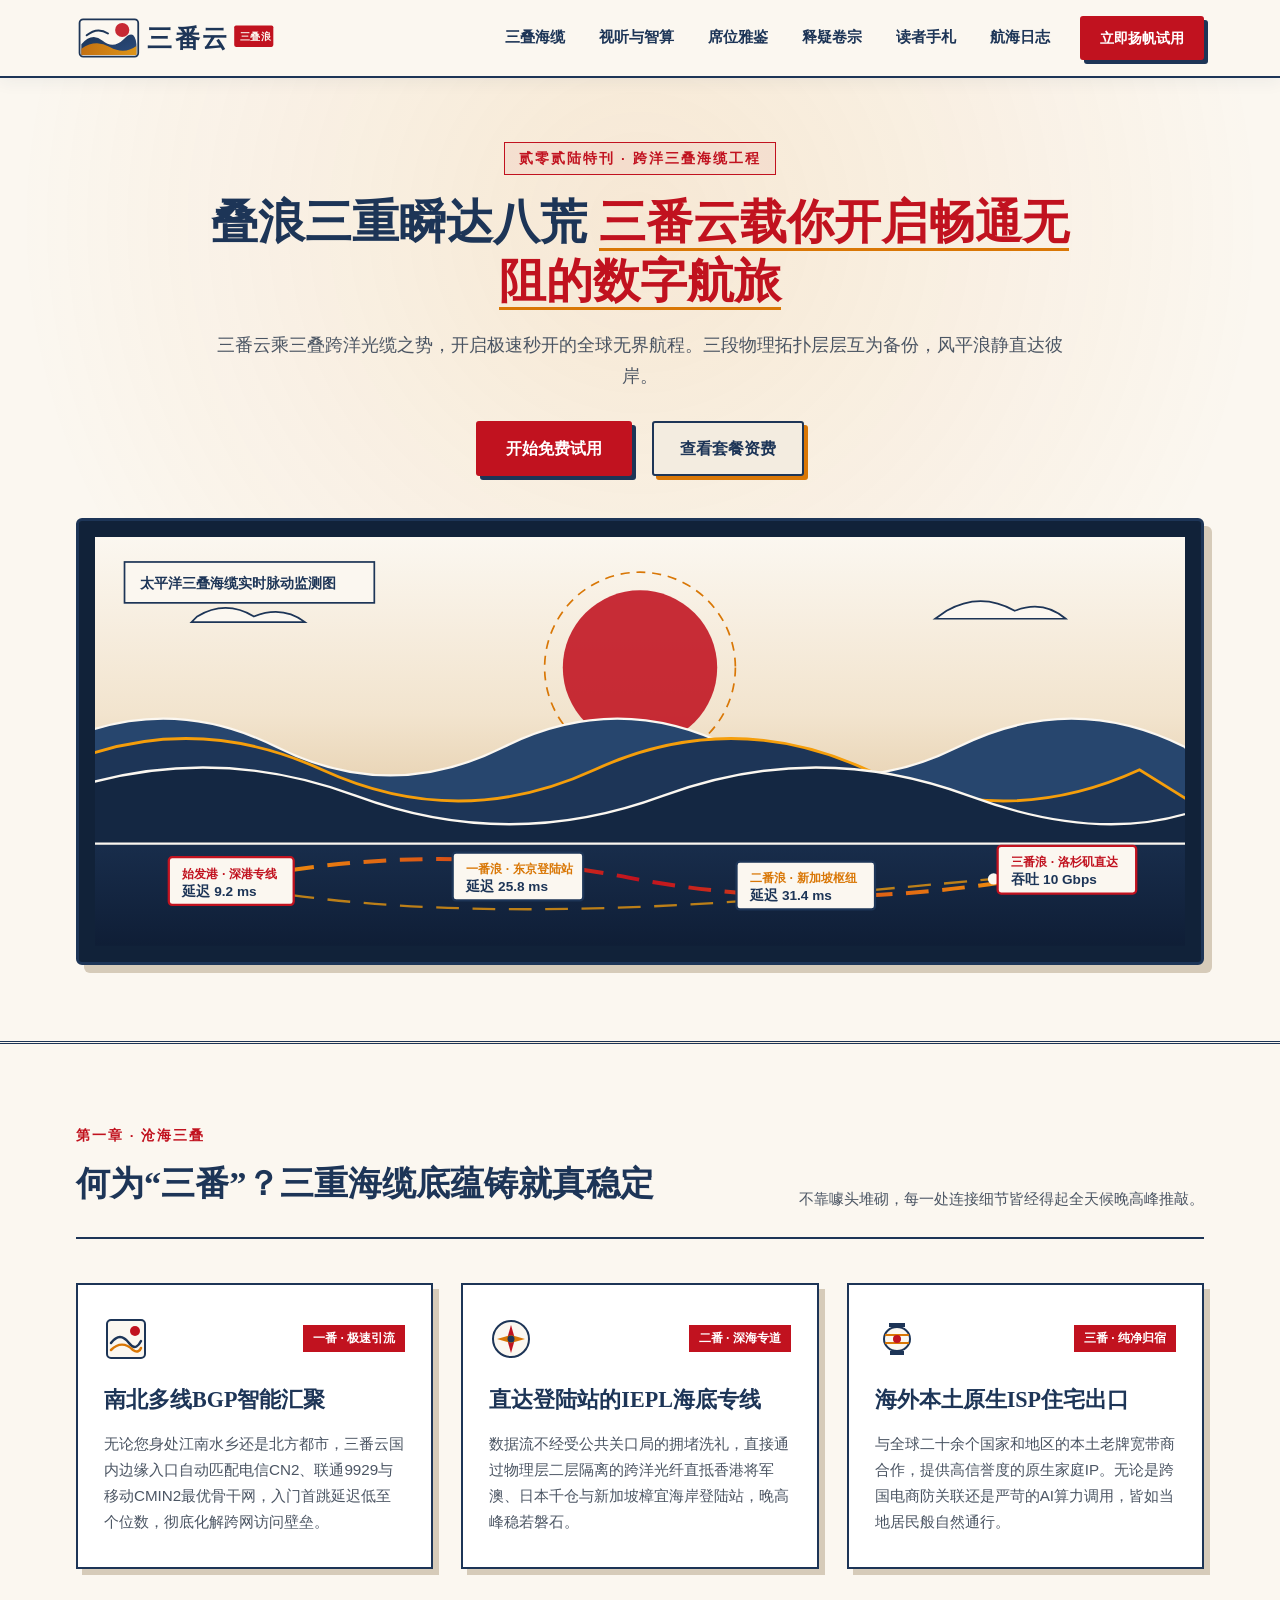
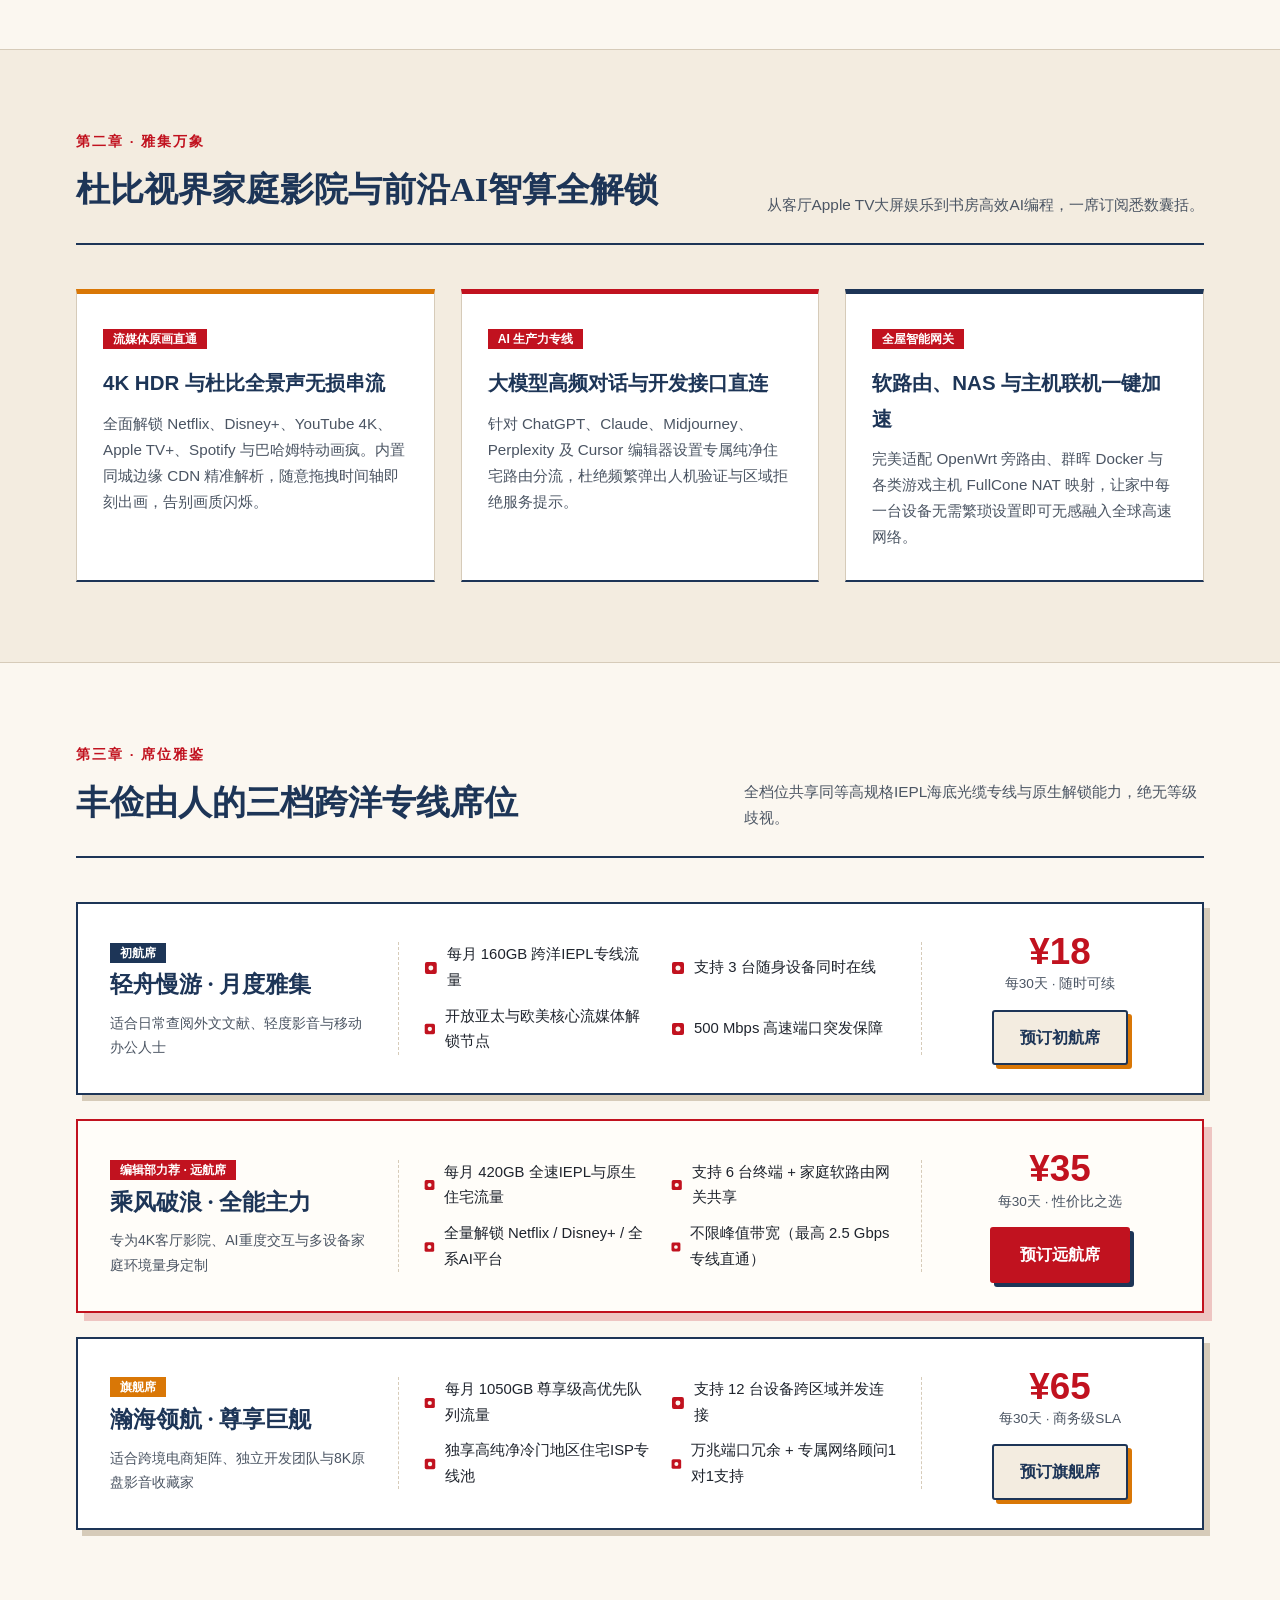
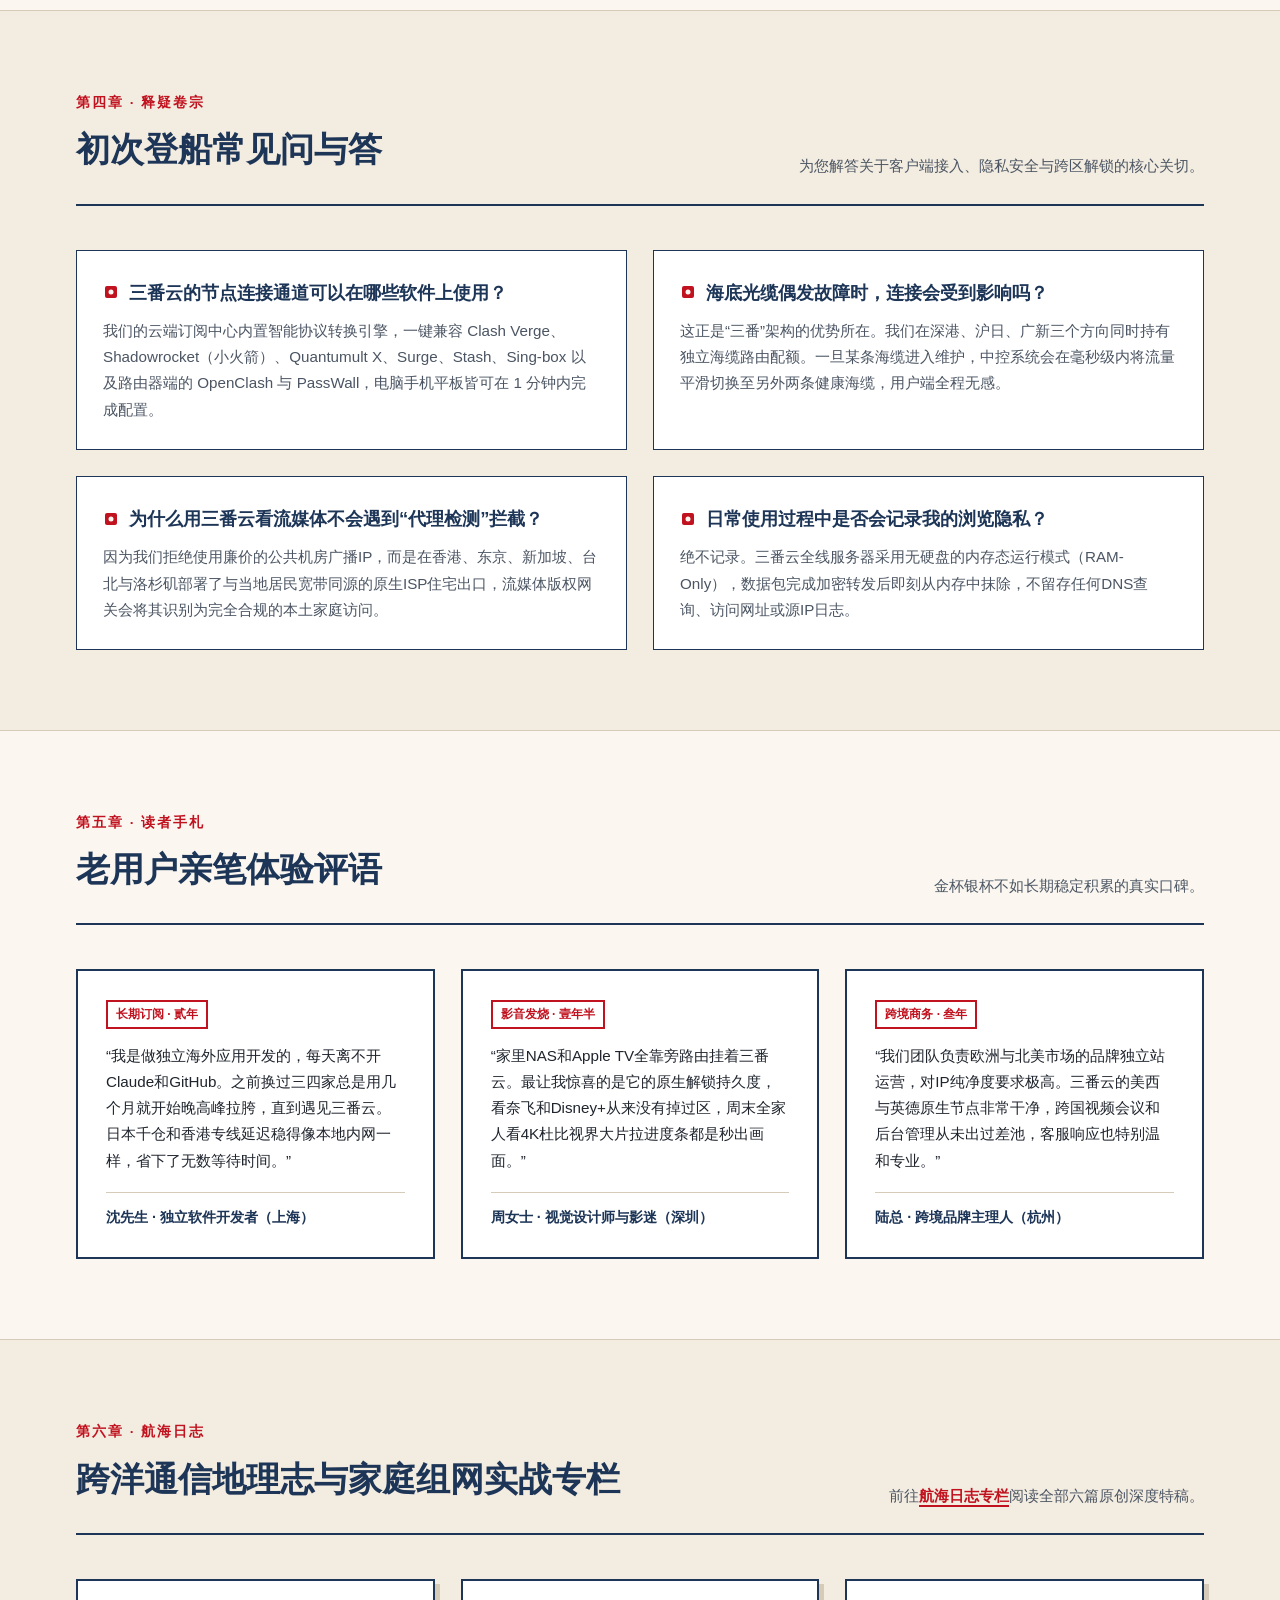
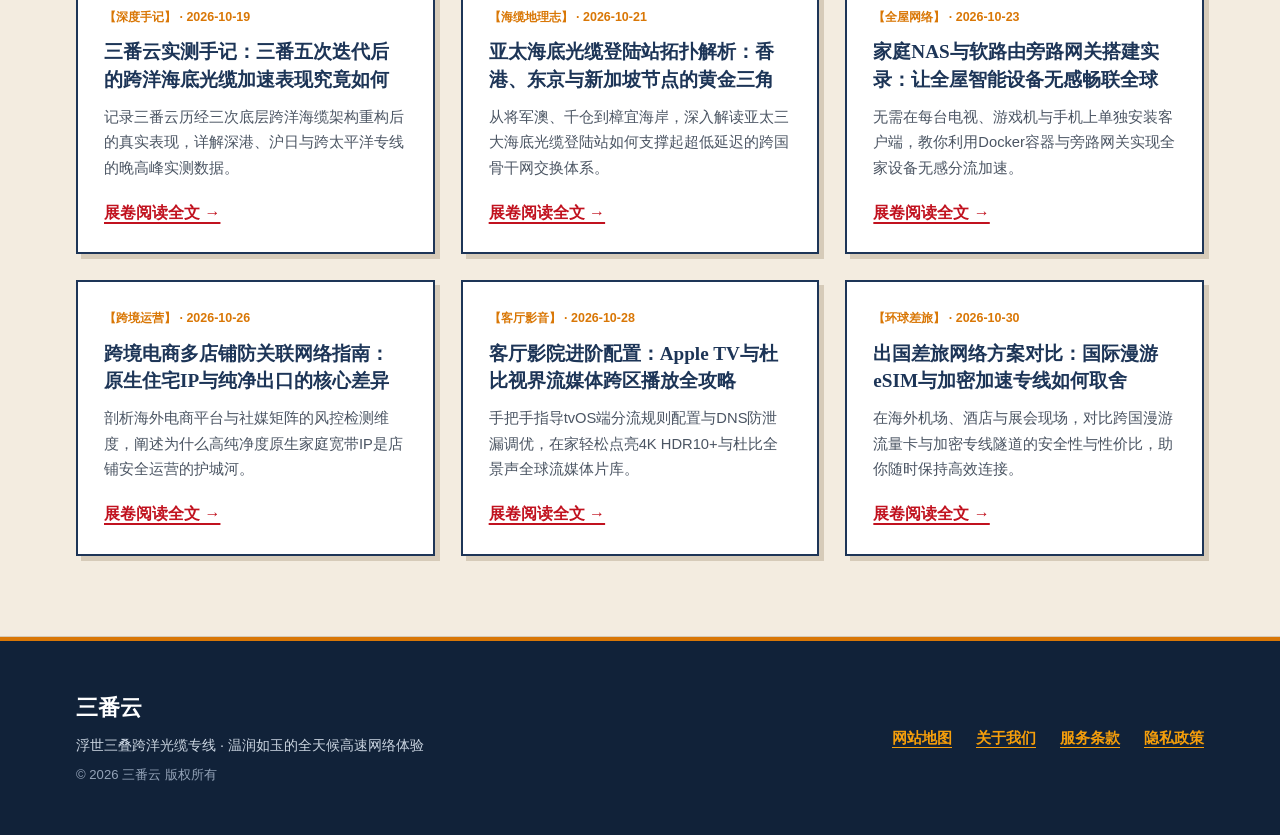
<file: index.html>
<!DOCTYPE html>
<html lang="zh-CN">
<head>
  <meta charset="UTF-8">
  <meta name="viewport" content="width=device-width, initial-scale=1.0">
  <title>三番云 - 跨洋三叠海缆专线网络加速与4K流媒体极速秒开</title>
  <meta name="description" content="三番云依托亚太与跨太平洋三叠海底光缆IEPL专线，打造温润稳定、零丢包的全球网络加速服务，支持4K杜比视界流媒体与AI工具极速秒开，是2026年口碑卓越的机场推荐之选。">
  <meta name="keywords" content="三番云,网络加速,极速秒开,机场推荐,海底光缆专线,IEPL节点,Apple TV流媒体解锁,原生IP加速">
  <link rel="canonical" href="https://sanfanyun.beer/">
  <meta property="og:type" content="website">
  <meta property="og:title" content="三番云 - 跨洋三叠海缆专线网络加速与4K流媒体极速秒开">
  <meta property="og:description" content="三番云依托跨洋三叠海底光缆IEPL专线，打造全天候极速秒开的网络加速体验，资深玩家一致认可的机场推荐品牌。">
  <meta property="og:url" content="https://sanfanyun.beer/">
  <meta property="og:site_name" content="三番云">
  <meta property="og:image" content="https://sanfanyun.beer/og-ukiyo.svg">
  <link rel="stylesheet" href="style.css">
  <script type="application/ld+json">
  {
    "@context": "https://schema.org",
    "@type": "Product",
    "name": "三番云",
    "brand": {
      "@type": "Brand",
      "name": "三番云"
    },
    "description": "三番云融合跨洋三叠海底光缆IEPL专线与原生ISP住宅节点，提供全天候稳定、极速秒开的全球网络加速体验，是广受赞誉的高品质机场推荐服务。",
    "offers": {
      "@type": "AggregateOffer",
      "lowPrice": "18.00",
      "highPrice": "65.00",
      "priceCurrency": "CNY",
      "offerCount": "3"
    }
  }
  </script>
</head>
<body>
  <header class="ukiyo-header">
  <div class="editorial-wrap header-row">
    <a href="index.html" class="ukiyo-brand" aria-label="三番云首页">
      <svg class="ukiyo-logo-svg" viewBox="0 0 236 54" xmlns="http://www.w3.org/2000/svg" aria-label="三番云">
  <defs>
    <linearGradient id="indigoWave" x1="0%" y1="0%" x2="100%" y2="100%">
      <stop offset="0%" stop-color="#1D3557"/>
      <stop offset="100%" stop-color="#2B4C7E"/>
    </linearGradient>
    <linearGradient id="amberCloud" x1="0%" y1="0%" x2="100%" y2="0%">
      <stop offset="0%" stop-color="#D97706"/>
      <stop offset="100%" stop-color="#F59E0B"/>
    </linearGradient>
  </defs>
  <!-- Ukiyo-e Seal & Triple Wave Crest Emblem -->
  <rect x="4" y="6" width="66" height="42" rx="4" fill="#FBF7F0" stroke="#1D3557" stroke-width="2"/>
  <circle cx="52" cy="18" r="8" fill="#C1121F" opacity="0.9"/>
  <!-- Wave 1, 2, 3 -->
  <path d="M6 34 Q18 20 30 30 T54 28 T68 34 L68 46 L6 46 Z" fill="url(#indigoWave)"/>
  <path d="M6 39 Q22 28 38 37 T68 36 L68 46 L6 46 Z" fill="url(#amberCloud)" opacity="0.88"/>
  <path d="M12 24 Q24 14 36 22" fill="none" stroke="#1D3557" stroke-width="2.2" stroke-linecap="round"/>
  <!-- Editorial Calligraphy-style Typography -->
  <text x="80" y="37" font-family="'Songti SC', 'Noto Serif SC', 'STSong', 'SimSun', serif" font-weight="900" font-size="28" fill="#1D3557" letter-spacing="3">三番云</text>
  <!-- Vermilion Stamp Mark -->
  <rect x="178" y="13" width="44" height="24" rx="2" fill="#C1121F"/>
  <text x="184" y="29" font-family="sans-serif" font-weight="800" font-size="11" fill="#FBF7F0" letter-spacing="1">三叠浪</text>
</svg>
    </a>
    <nav class="ukiyo-nav" aria-label="主导航">
      <div class="ukiyo-nav-links">
        <a href="index.html#triple-waves" class="ukiyo-link">三叠海缆</a>
        <a href="index.html#theater-ai" class="ukiyo-link">视听与智算</a>
        <a href="index.html#ledger-plans" class="ukiyo-link">席位雅鉴</a>
        <a href="index.html#editorial-faq" class="ukiyo-link">释疑卷宗</a>
        <a href="index.html#seal-reviews" class="ukiyo-link">读者手札</a>
        <a href="voyage-chronicle.html" class="ukiyo-link ">航海日志</a>
      </div>
      <a href="https://ww012.twilightaff.com/#/?code=A56DH1Af" class="btn-vermilion nav-seal-btn" rel="nofollow" target="_blank">立即扬帆试用</a>
    </nav>
  </div>
</header>

  <main>
    <!-- Hero Section -->
    <section class="hero-editorial">
      <div class="editorial-wrap">
        <div class="hero-editorial-top">
          <span class="issue-stamp">贰零贰陆特刊 · 跨洋三叠海缆工程</span>
          <h1 class="hero-serif-title">叠浪三重瞬达八荒 <span>三番云载你开启畅通无阻的数字航旅</span></h1>
          <p class="hero-lead">三番云乘三叠跨洋光缆之势，开启极速秒开的全球无界航程。三段物理拓扑层层互为备份，风平浪静直达彼岸。</p>
          <div class="hero-actions">
            <a href="https://ww012.twilightaff.com/#/?code=A56DH1Af" class="btn-vermilion" rel="nofollow" target="_blank">开始免费试用</a>
            <a href="#plans" class="btn-amber-ink" target="_blank">查看套餐资费</a>
          </div>
        </div>
        <div class="panorama-frame">
          <svg class="voyage-svg" viewBox="0 0 960 360" xmlns="http://www.w3.org/2000/svg" role="img" aria-label="三番云浮世绘三叠浪潮与跨太平洋海底光缆脉冲全景图">
  <defs>
    <linearGradient id="skyParchment" x1="0%" y1="0%" x2="0%" y2="100%">
      <stop offset="0%" stop-color="#FBF7F0"/>
      <stop offset="65%" stop-color="#F2E4CE"/>
      <stop offset="100%" stop-color="#E5CEAC"/>
    </linearGradient>
    <linearGradient id="deepSea" x1="0%" y1="0%" x2="0%" y2="100%">
      <stop offset="0%" stop-color="#1D3557"/>
      <stop offset="100%" stop-color="#0F1E36"/>
    </linearGradient>
    <linearGradient id="amberFiberGrad" x1="0%" y1="0%" x2="100%" y2="0%">
      <stop offset="0%" stop-color="#F59E0B"/>
      <stop offset="50%" stop-color="#C1121F"/>
      <stop offset="100%" stop-color="#F59E0B"/>
    </linearGradient>
  </defs>

  <!-- Warm Woodblock Sky Background -->
  <rect x="0" y="0" width="960" height="240" fill="url(#skyParchment)"/>
  <!-- Deep Indigo Subsea Trench -->
  <rect x="0" y="220" width="960" height="140" fill="url(#deepSea)"/>

  <!-- Rising Vermilion & Amber Sun -->
  <circle class="rising-amber-sun" cx="480" cy="115" r="68" fill="#C1121F" opacity="0.88"/>
  <circle cx="480" cy="115" r="84" fill="none" stroke="#D97706" stroke-width="1.5" stroke-dasharray="8 6"/>

  <!-- Traditional Woodblock Cloud Motifs -->
  <g fill="#FBF7F0" stroke="#1D3557" stroke-width="1.5">
    <path d="M90 70 Q115 55 140 70 Q165 60 185 75 L85 75 Z"/>
    <path d="M750 65 Q780 48 810 65 Q835 55 855 72 L740 72 Z"/>
  </g>

  <!-- Layer 1: Distant Indigo Wave (Wave 1) -->
  <g class="ukiyo-wave-back">
    <path d="M -40 185 Q 60 135 160 185 T 360 185 T 560 185 T 760 185 T 960 185 L 1000 245 L -40 245 Z" fill="#27466E" stroke="#FBF7F0" stroke-width="2"/>
  </g>

  <!-- Layer 2: Mid Amber-Crested Wave (Wave 2) -->
  <g class="ukiyo-wave-mid">
    <path d="M -40 205 Q 80 150 200 205 T 440 205 T 680 205 T 920 205 L 1000 255 L -40 255 Z" fill="#1D3557" stroke="#F59E0B" stroke-width="2.5"/>
  </g>

  <!-- Layer 3: Foreground Cresting Wave (Wave 3) -->
  <g class="ukiyo-wave-front">
    <path d="M -40 228 Q 95 178 230 228 T 500 228 T 770 228 T 1000 228 L 1000 270 L -40 270 Z" fill="#142742" stroke="#FBF7F0" stroke-width="2"/>
  </g>

  <!-- Subsea Optical Cable Network & Animated Pulses in the Deep Trench -->
  <path class="subsea-fiber" d="M 110 305 Q 290 265 470 300 T 850 295" fill="none" stroke="url(#amberFiberGrad)" stroke-width="3.5"/>
  <path class="subsea-fiber" d="M 110 305 Q 310 345 640 315 T 850 295" fill="none" stroke="#F59E0B" stroke-width="2" opacity="0.75"/>

  <!-- Moving Light Vessels Along Subsea Cables -->
  <circle r="6" fill="#F59E0B">
    <animateMotion dur="3.2s" repeatCount="indefinite" path="M 110 305 Q 290 265 470 300 T 850 295"/>
  </circle>
  <circle r="5" fill="#FBF7F0">
    <animateMotion dur="2.4s" repeatCount="indefinite" path="M 110 305 Q 310 345 640 315 T 850 295"/>
  </circle>

  <!-- 4 Landing Station Port Seals -->
  <g transform="translate(65, 282)">
    <rect x="0" y="0" width="110" height="42" rx="3" fill="#FBF7F0" stroke="#C1121F" stroke-width="2"/>
    <text x="12" y="18" fill="#C1121F" font-size="11" font-weight="900">始发港 · 深港专线</text>
    <text x="12" y="34" fill="#1D3557" font-size="12" font-weight="800">延迟 9.2 ms</text>
  </g>

  <g transform="translate(315, 278)">
    <rect x="0" y="0" width="115" height="42" rx="3" fill="#FBF7F0" stroke="#1D3557" stroke-width="2"/>
    <text x="12" y="18" fill="#D97706" font-size="11" font-weight="900">一番浪 · 东京登陆站</text>
    <text x="12" y="34" fill="#1D3557" font-size="12" font-weight="800">延迟 25.8 ms</text>
  </g>

  <g transform="translate(565, 286)">
    <rect x="0" y="0" width="122" height="42" rx="3" fill="#FBF7F0" stroke="#1D3557" stroke-width="2"/>
    <text x="12" y="18" fill="#D97706" font-size="11" font-weight="900">二番浪 · 新加坡枢纽</text>
    <text x="12" y="34" fill="#1D3557" font-size="12" font-weight="800">延迟 31.4 ms</text>
  </g>

  <g transform="translate(795, 272)">
    <rect x="0" y="0" width="122" height="42" rx="3" fill="#FBF7F0" stroke="#C1121F" stroke-width="2"/>
    <text x="12" y="18" fill="#C1121F" font-size="11" font-weight="900">三番浪 · 洛杉矶直达</text>
    <text x="12" y="34" fill="#1D3557" font-size="12" font-weight="800">吞吐 10 Gbps</text>
  </g>

  <!-- Top Editorial Banner Stamp inside Illustration -->
  <g transform="translate(26, 22)">
    <rect x="0" y="0" width="220" height="36" fill="#FBF7F0" stroke="#1D3557" stroke-width="1.5"/>
    <text x="14" y="23" fill="#1D3557" font-size="12" font-weight="800">太平洋三叠海缆实时脉动监测图</text>
  </g>
</svg>
        </div>
      </div>
    </section>

    <!-- Core Advantages (3 Scroll-Storytelling Chapters) -->
    <section id="triple-waves" class="chapter-section">
      <div class="editorial-wrap">
        <div class="chapter-head">
          <div>
            <span class="chapter-num">第一章 · 沧海三叠</span>
            <h2 class="chapter-title">何为“三番”？三重海缆底蕴铸就真稳定</h2>
          </div>
          <p class="chapter-sub">不靠噱头堆砌，每一处连接细节皆经得起全天候晚高峰推敲。</p>
        </div>

        <div class="chronicle-cards">
          <div class="chronicle-card">
            <div>
              <div class="chronicle-icon-row">
                <svg width="44" height="44" viewBox="0 0 44 44" fill="none" xmlns="http://www.w3.org/2000/svg"><rect x="3" y="3" width="38" height="38" rx="4" fill="#FBF7F0" stroke="#1D3557" stroke-width="2"/><circle cx="31" cy="14" r="5" fill="#C1121F"/><path d="M7 26C13 18 19 18 25 26C31 34 35 28 37 24" stroke="#1D3557" stroke-width="2.5" stroke-linecap="round"/><path d="M7 33C14 26 22 26 29 33C33 36 36 34 37 31" stroke="#D97706" stroke-width="2.5" stroke-linecap="round"/></svg>
                <span class="seal-tag">一番 · 极速引流</span>
              </div>
              <h3>南北多线BGP智能汇聚</h3>
              <p>无论您身处江南水乡还是北方都市，三番云国内边缘入口自动匹配电信CN2、联通9929与移动CMIN2最优骨干网，入门首跳延迟低至个位数，彻底化解跨网访问壁垒。</p>
            </div>
          </div>

          <div class="chronicle-card">
            <div>
              <div class="chronicle-icon-row">
                <svg width="44" height="44" viewBox="0 0 44 44" fill="none" xmlns="http://www.w3.org/2000/svg"><circle cx="22" cy="22" r="18" fill="#FBF7F0" stroke="#1D3557" stroke-width="2"/><polygon points="22,8 26,22 22,36 18,22" fill="#C1121F"/><polygon points="8,22 22,18 36,22 22,26" fill="#D97706"/><circle cx="22" cy="22" r="3.5" fill="#1D3557"/></svg>
                <span class="seal-tag">二番 · 深海专道</span>
              </div>
              <h3>直达登陆站的IEPL海底专线</h3>
              <p>数据流不经受公共关口局的拥堵洗礼，直接通过物理层二层隔离的跨洋光纤直抵香港将军澳、日本千仓与新加坡樟宜海岸登陆站，晚高峰稳若磐石。</p>
            </div>
          </div>

          <div class="chronicle-card">
            <div>
              <div class="chronicle-icon-row">
                <svg width="44" height="44" viewBox="0 0 44 44" fill="none" xmlns="http://www.w3.org/2000/svg"><rect x="14" y="6" width="16" height="4" fill="#1D3557"/><ellipse cx="22" cy="22" rx="13" ry="12" fill="#FBF7F0" stroke="#1D3557" stroke-width="2"/><path d="M10 18H34M10 26H34" stroke="#D97706" stroke-width="2"/><circle cx="22" cy="22" r="4" fill="#C1121F"/><rect x="15" y="34" width="14" height="4" fill="#1D3557"/></svg>
                <span class="seal-tag">三番 · 纯净归宿</span>
              </div>
              <h3>海外本土原生ISP住宅出口</h3>
              <p>与全球二十余个国家和地区的本土老牌宽带商合作，提供高信誉度的原生家庭IP。无论是跨国电商防关联还是严苛的AI算力调用，皆如当地居民般自然通行。</p>
            </div>
          </div>
        </div>
      </div>
    </section>

    <!-- Streaming & AI Support (3 Editorial Showcase Columns) -->
    <section id="theater-ai" class="chapter-section tinted">
      <div class="editorial-wrap">
        <div class="chapter-head">
          <div>
            <span class="chapter-num">第二章 · 雅集万象</span>
            <h2 class="chapter-title">杜比视界家庭影院与前沿AI智算全解锁</h2>
          </div>
          <p class="chapter-sub">从客厅Apple TV大屏娱乐到书房高效AI编程，一席订阅悉数囊括。</p>
        </div>

        <div class="showcase-trio">
          <div class="showcase-box">
            <span class="seal-tag">流媒体原画直通</span>
            <h3>4K HDR 与杜比全景声无损串流</h3>
            <p>全面解锁 Netflix、Disney+、YouTube 4K、Apple TV+、Spotify 与巴哈姆特动画疯。内置同城边缘 CDN 精准解析，随意拖拽时间轴即刻出画，告别画质闪烁。</p>
          </div>

          <div class="showcase-box">
            <span class="seal-tag">AI 生产力专线</span>
            <h3>大模型高频对话与开发接口直连</h3>
            <p>针对 ChatGPT、Claude、Midjourney、Perplexity 及 Cursor 编辑器设置专属纯净住宅路由分流，杜绝频繁弹出人机验证与区域拒绝服务提示。</p>
          </div>

          <div class="showcase-box">
            <span class="seal-tag">全屋智能网关</span>
            <h3>软路由、NAS 与主机联机一键加速</h3>
            <p>完美适配 OpenWrt 旁路由、群晖 Docker 与各类游戏主机 FullCone NAT 映射，让家中每一台设备无需繁琐设置即可无感融入全球高速网络。</p>
          </div>
        </div>
      </div>
    </section>

    <!-- Pricing Comparison Table (3 Horizontal Ledger Rows) -->
    <section id="ledger-plans" class="chapter-section">
      <div class="editorial-wrap">
        <div class="chapter-head">
          <div>
            <span class="chapter-num">第三章 · 席位雅鉴</span>
            <h2 class="chapter-title">丰俭由人的三档跨洋专线席位</h2>
          </div>
          <p class="chapter-sub">全档位共享同等高规格IEPL海底光缆专线与原生解锁能力，绝无等级歧视。</p>
        </div>

        <div class="ledger-stack">
          <!-- Plan 1 -->
          <div class="ledger-row">
            <div>
              <span class="seal-tag" style="background: var(--indigo);">初航席</span>
              <h3 class="ledger-title">轻舟慢游 · 月度雅集</h3>
              <p class="ledger-desc">适合日常查阅外文文献、轻度影音与移动办公人士</p>
            </div>
            <ul class="ledger-specs">
              <li><svg width="16" height="16" viewBox="0 0 16 16" fill="none" xmlns="http://www.w3.org/2000/svg"><rect x="2" y="2" width="12" height="12" rx="2" fill="#C1121F"/><circle cx="8" cy="8" r="2.5" fill="#FBF7F0"/></svg><span>每月 160GB 跨洋IEPL专线流量</span></li>
              <li><svg width="16" height="16" viewBox="0 0 16 16" fill="none" xmlns="http://www.w3.org/2000/svg"><rect x="2" y="2" width="12" height="12" rx="2" fill="#C1121F"/><circle cx="8" cy="8" r="2.5" fill="#FBF7F0"/></svg><span>支持 3 台随身设备同时在线</span></li>
              <li><svg width="16" height="16" viewBox="0 0 16 16" fill="none" xmlns="http://www.w3.org/2000/svg"><rect x="2" y="2" width="12" height="12" rx="2" fill="#C1121F"/><circle cx="8" cy="8" r="2.5" fill="#FBF7F0"/></svg><span>开放亚太与欧美核心流媒体解锁节点</span></li>
              <li><svg width="16" height="16" viewBox="0 0 16 16" fill="none" xmlns="http://www.w3.org/2000/svg"><rect x="2" y="2" width="12" height="12" rx="2" fill="#C1121F"/><circle cx="8" cy="8" r="2.5" fill="#FBF7F0"/></svg><span>500 Mbps 高速端口突发保障</span></li>
            </ul>
            <div class="ledger-price-col">
              <div class="ledger-price">¥18</div>
              <span class="ledger-unit">每30天 · 随时可续</span>
              <a href="https://ww012.twilightaff.com/#/?code=A56DH1Af" class="btn-amber-ink" rel="nofollow" target="_blank">预订初航席</a>
            </div>
          </div>

          <!-- Plan 2 (Recommended) -->
          <div class="ledger-row recommended">
            <div>
              <span class="seal-tag">编辑部力荐 · 远航席</span>
              <h3 class="ledger-title">乘风破浪 · 全能主力</h3>
              <p class="ledger-desc">专为4K客厅影院、AI重度交互与多设备家庭环境量身定制</p>
            </div>
            <ul class="ledger-specs">
              <li><svg width="16" height="16" viewBox="0 0 16 16" fill="none" xmlns="http://www.w3.org/2000/svg"><rect x="2" y="2" width="12" height="12" rx="2" fill="#C1121F"/><circle cx="8" cy="8" r="2.5" fill="#FBF7F0"/></svg><span>每月 420GB 全速IEPL与原生住宅流量</span></li>
              <li><svg width="16" height="16" viewBox="0 0 16 16" fill="none" xmlns="http://www.w3.org/2000/svg"><rect x="2" y="2" width="12" height="12" rx="2" fill="#C1121F"/><circle cx="8" cy="8" r="2.5" fill="#FBF7F0"/></svg><span>支持 6 台终端 + 家庭软路由网关共享</span></li>
              <li><svg width="16" height="16" viewBox="0 0 16 16" fill="none" xmlns="http://www.w3.org/2000/svg"><rect x="2" y="2" width="12" height="12" rx="2" fill="#C1121F"/><circle cx="8" cy="8" r="2.5" fill="#FBF7F0"/></svg><span>全量解锁 Netflix / Disney+ / 全系AI平台</span></li>
              <li><svg width="16" height="16" viewBox="0 0 16 16" fill="none" xmlns="http://www.w3.org/2000/svg"><rect x="2" y="2" width="12" height="12" rx="2" fill="#C1121F"/><circle cx="8" cy="8" r="2.5" fill="#FBF7F0"/></svg><span>不限峰值带宽（最高 2.5 Gbps 专线直通）</span></li>
            </ul>
            <div class="ledger-price-col">
              <div class="ledger-price">¥35</div>
              <span class="ledger-unit">每30天 · 性价比之选</span>
              <a href="https://ww012.twilightaff.com/#/?code=A56DH1Af" class="btn-vermilion" rel="nofollow" target="_blank">预订远航席</a>
            </div>
          </div>

          <!-- Plan 3 -->
          <div class="ledger-row">
            <div>
              <span class="seal-tag" style="background: var(--amber);">旗舰席</span>
              <h3 class="ledger-title">瀚海领航 · 尊享巨舰</h3>
              <p class="ledger-desc">适合跨境电商矩阵、独立开发团队与8K原盘影音收藏家</p>
            </div>
            <ul class="ledger-specs">
              <li><svg width="16" height="16" viewBox="0 0 16 16" fill="none" xmlns="http://www.w3.org/2000/svg"><rect x="2" y="2" width="12" height="12" rx="2" fill="#C1121F"/><circle cx="8" cy="8" r="2.5" fill="#FBF7F0"/></svg><span>每月 1050GB 尊享级高优先队列流量</span></li>
              <li><svg width="16" height="16" viewBox="0 0 16 16" fill="none" xmlns="http://www.w3.org/2000/svg"><rect x="2" y="2" width="12" height="12" rx="2" fill="#C1121F"/><circle cx="8" cy="8" r="2.5" fill="#FBF7F0"/></svg><span>支持 12 台设备跨区域并发连接</span></li>
              <li><svg width="16" height="16" viewBox="0 0 16 16" fill="none" xmlns="http://www.w3.org/2000/svg"><rect x="2" y="2" width="12" height="12" rx="2" fill="#C1121F"/><circle cx="8" cy="8" r="2.5" fill="#FBF7F0"/></svg><span>独享高纯净冷门地区住宅ISP专线池</span></li>
              <li><svg width="16" height="16" viewBox="0 0 16 16" fill="none" xmlns="http://www.w3.org/2000/svg"><rect x="2" y="2" width="12" height="12" rx="2" fill="#C1121F"/><circle cx="8" cy="8" r="2.5" fill="#FBF7F0"/></svg><span>万兆端口冗余 + 专属网络顾问1对1支持</span></li>
            </ul>
            <div class="ledger-price-col">
              <div class="ledger-price">¥65</div>
              <span class="ledger-unit">每30天 · 商务级SLA</span>
              <a href="https://ww012.twilightaff.com/#/?code=A56DH1Af" class="btn-amber-ink" rel="nofollow" target="_blank">预订旗舰席</a>
            </div>
          </div>
        </div>
      </div>
    </section>

    <!-- Two-Column Editorial FAQ (4 FAQs) -->
    <section id="editorial-faq" class="chapter-section tinted">
      <div class="editorial-wrap">
        <div class="chapter-head">
          <div>
            <span class="chapter-num">第四章 · 释疑卷宗</span>
            <h2 class="chapter-title">初次登船常见问与答</h2>
          </div>
          <p class="chapter-sub">为您解答关于客户端接入、隐私安全与跨区解锁的核心关切。</p>
        </div>

        <div class="faq-two-col">
          <div class="faq-entry">
            <h3><svg width="16" height="16" viewBox="0 0 16 16" fill="none" xmlns="http://www.w3.org/2000/svg"><rect x="2" y="2" width="12" height="12" rx="2" fill="#C1121F"/><circle cx="8" cy="8" r="2.5" fill="#FBF7F0"/></svg><span>三番云的节点连接通道可以在哪些软件上使用？</span></h3>
            <p>我们的云端订阅中心内置智能协议转换引擎，一键兼容 Clash Verge、Shadowrocket（小火箭）、Quantumult X、Surge、Stash、Sing-box 以及路由器端的 OpenClash 与 PassWall，电脑手机平板皆可在 1 分钟内完成配置。</p>
          </div>

          <div class="faq-entry">
            <h3><svg width="16" height="16" viewBox="0 0 16 16" fill="none" xmlns="http://www.w3.org/2000/svg"><rect x="2" y="2" width="12" height="12" rx="2" fill="#C1121F"/><circle cx="8" cy="8" r="2.5" fill="#FBF7F0"/></svg><span>海底光缆偶发故障时，连接会受到影响吗？</span></h3>
            <p>这正是“三番”架构的优势所在。我们在深港、沪日、广新三个方向同时持有独立海缆路由配额。一旦某条海缆进入维护，中控系统会在毫秒级内将流量平滑切换至另外两条健康海缆，用户端全程无感。</p>
          </div>

          <div class="faq-entry">
            <h3><svg width="16" height="16" viewBox="0 0 16 16" fill="none" xmlns="http://www.w3.org/2000/svg"><rect x="2" y="2" width="12" height="12" rx="2" fill="#C1121F"/><circle cx="8" cy="8" r="2.5" fill="#FBF7F0"/></svg><span>为什么用三番云看流媒体不会遇到“代理检测”拦截？</span></h3>
            <p>因为我们拒绝使用廉价的公共机房广播IP，而是在香港、东京、新加坡、台北与洛杉矶部署了与当地居民宽带同源的原生ISP住宅出口，流媒体版权网关会将其识别为完全合规的本土家庭访问。</p>
          </div>

          <div class="faq-entry">
            <h3><svg width="16" height="16" viewBox="0 0 16 16" fill="none" xmlns="http://www.w3.org/2000/svg"><rect x="2" y="2" width="12" height="12" rx="2" fill="#C1121F"/><circle cx="8" cy="8" r="2.5" fill="#FBF7F0"/></svg><span>日常使用过程中是否会记录我的浏览隐私？</span></h3>
            <p>绝不记录。三番云全线服务器采用无硬盘的内存态运行模式（RAM-Only），数据包完成加密转发后即刻从内存中抹除，不留存任何DNS查询、访问网址或源IP日志。</p>
          </div>
        </div>
      </div>
    </section>

    <!-- Seal-Stamped Reader Testimonials (3 Testimonials) -->
    <section id="seal-reviews" class="chapter-section">
      <div class="editorial-wrap">
        <div class="chapter-head">
          <div>
            <span class="chapter-num">第五章 · 读者手札</span>
            <h2 class="chapter-title">老用户亲笔体验评语</h2>
          </div>
          <p class="chapter-sub">金杯银杯不如长期稳定积累的真实口碑。</p>
        </div>

        <div class="seal-grid">
          <div class="seal-card">
            <span class="vermilion-stamp">长期订阅 · 贰年</span>
            <p class="seal-quote">“我是做独立海外应用开发的，每天离不开Claude和GitHub。之前换过三四家总是用几个月就开始晚高峰拉胯，直到遇见三番云。日本千仓和香港专线延迟稳得像本地内网一样，省下了无数等待时间。”</p>
            <div class="seal-author">沈先生 · 独立软件开发者（上海）</div>
          </div>

          <div class="seal-card">
            <span class="vermilion-stamp">影音发烧 · 壹年半</span>
            <p class="seal-quote">“家里NAS和Apple TV全靠旁路由挂着三番云。最让我惊喜的是它的原生解锁持久度，看奈飞和Disney+从来没有掉过区，周末全家人看4K杜比视界大片拉进度条都是秒出画面。”</p>
            <div class="seal-author">周女士 · 视觉设计师与影迷（深圳）</div>
          </div>

          <div class="seal-card">
            <span class="vermilion-stamp">跨境商务 · 叁年</span>
            <p class="seal-quote">“我们团队负责欧洲与北美市场的品牌独立站运营，对IP纯净度要求极高。三番云的美西与英德原生节点非常干净，跨国视频会议和后台管理从未出过差池，客服响应也特别温和专业。”</p>
            <div class="seal-author">陆总 · 跨境品牌主理人（杭州）</div>
          </div>
        </div>
      </div>
    </section>

    <!-- Hub Preview Section -->
    <section class="chapter-section tinted">
      <div class="editorial-wrap">
        <div class="chapter-head">
          <div>
            <span class="chapter-num">第六章 · 航海日志</span>
            <h2 class="chapter-title">跨洋通信地理志与家庭组网实战专栏</h2>
          </div>
          <p class="chapter-sub">前往<a href="voyage-chronicle.html">航海日志专栏</a>阅读全部六篇原创深度特稿。</p>
        </div>
        <div class="chronicle-blog-grid">
          <article class="blog-paper-card">
  <div>
    <span class="blog-meta-pill">【深度手记】 · 2026-10-19</span>
    <h3 class="blog-card-h3"><a href="sanfanyun-transoceanic-routing-review.html">三番云实测手记：三番五次迭代后的跨洋海底光缆加速表现究竟如何</a></h3>
    <p class="blog-card-desc">记录三番云历经三次底层跨洋海缆架构重构后的真实表现，详解深港、沪日与跨太平洋专线的晚高峰实测数据。</p>
  </div>
  <a href="sanfanyun-transoceanic-routing-review.html">展卷阅读全文 →</a>
</article>
<article class="blog-paper-card">
  <div>
    <span class="blog-meta-pill">【海缆地理志】 · 2026-10-21</span>
    <h3 class="blog-card-h3"><a href="subsea-cable-landing-station-topology.html">亚太海底光缆登陆站拓扑解析：香港、东京与新加坡节点的黄金三角</a></h3>
    <p class="blog-card-desc">从将军澳、千仓到樟宜海岸，深入解读亚太三大海底光缆登陆站如何支撑起超低延迟的跨国骨干网交换体系。</p>
  </div>
  <a href="subsea-cable-landing-station-topology.html">展卷阅读全文 →</a>
</article>
<article class="blog-paper-card">
  <div>
    <span class="blog-meta-pill">【全屋网络】 · 2026-10-23</span>
    <h3 class="blog-card-h3"><a href="home-nas-docker-proxy-gateway-setup.html">家庭NAS与软路由旁路网关搭建实录：让全屋智能设备无感畅联全球</a></h3>
    <p class="blog-card-desc">无需在每台电视、游戏机与手机上单独安装客户端，教你利用Docker容器与旁路网关实现全家设备无感分流加速。</p>
  </div>
  <a href="home-nas-docker-proxy-gateway-setup.html">展卷阅读全文 →</a>
</article>
<article class="blog-paper-card">
  <div>
    <span class="blog-meta-pill">【跨境运营】 · 2026-10-26</span>
    <h3 class="blog-card-h3"><a href="cross-border-ecommerce-multi-ip-isolation.html">跨境电商多店铺防关联网络指南：原生住宅IP与纯净出口的核心差异</a></h3>
    <p class="blog-card-desc">剖析海外电商平台与社媒矩阵的风控检测维度，阐述为什么高纯净度原生家庭宽带IP是店铺安全运营的护城河。</p>
  </div>
  <a href="cross-border-ecommerce-multi-ip-isolation.html">展卷阅读全文 →</a>
</article>
<article class="blog-paper-card">
  <div>
    <span class="blog-meta-pill">【客厅影音】 · 2026-10-28</span>
    <h3 class="blog-card-h3"><a href="apple-tv-living-room-cinema-unlock.html">客厅影院进阶配置：Apple TV与杜比视界流媒体跨区播放全攻略</a></h3>
    <p class="blog-card-desc">手把手指导tvOS端分流规则配置与DNS防泄漏调优，在家轻松点亮4K HDR10+与杜比全景声全球流媒体片库。</p>
  </div>
  <a href="apple-tv-living-room-cinema-unlock.html">展卷阅读全文 →</a>
</article>
<article class="blog-paper-card">
  <div>
    <span class="blog-meta-pill">【环球差旅】 · 2026-10-30</span>
    <h3 class="blog-card-h3"><a href="mobile-roaming-esim-vs-encrypted-tunnel.html">出国差旅网络方案对比：国际漫游eSIM与加密加速专线如何取舍</a></h3>
    <p class="blog-card-desc">在海外机场、酒店与展会现场，对比跨国漫游流量卡与加密专线隧道的安全性与性价比，助你随时保持高效连接。</p>
  </div>
  <a href="mobile-roaming-esim-vs-encrypted-tunnel.html">展卷阅读全文 →</a>
</article>
        </div>
      </div>
    </section>
  </main>

  <footer class="ukiyo-footer">
  <div class="editorial-wrap footer-row">
    <div class="footer-col-left">
      <div class="footer-title-serif">三番云</div>
      <p class="footer-sub">浮世三叠跨洋光缆专线 · 温润如玉的全天候高速网络体验</p>
      <p class="footer-copyright">© 2026 三番云 版权所有</p>
    </div>
    <nav class="footer-editorial-nav" aria-label="底部导航">
      <a href="sitemap.html">网站地图</a>
      <a href="about.html">关于我们</a>
      <a href="terms.html">服务条款</a>
      <a href="privacy.html">隐私政策</a>
    </nav>
  </div>
</footer>
</body>
</html>
</file>
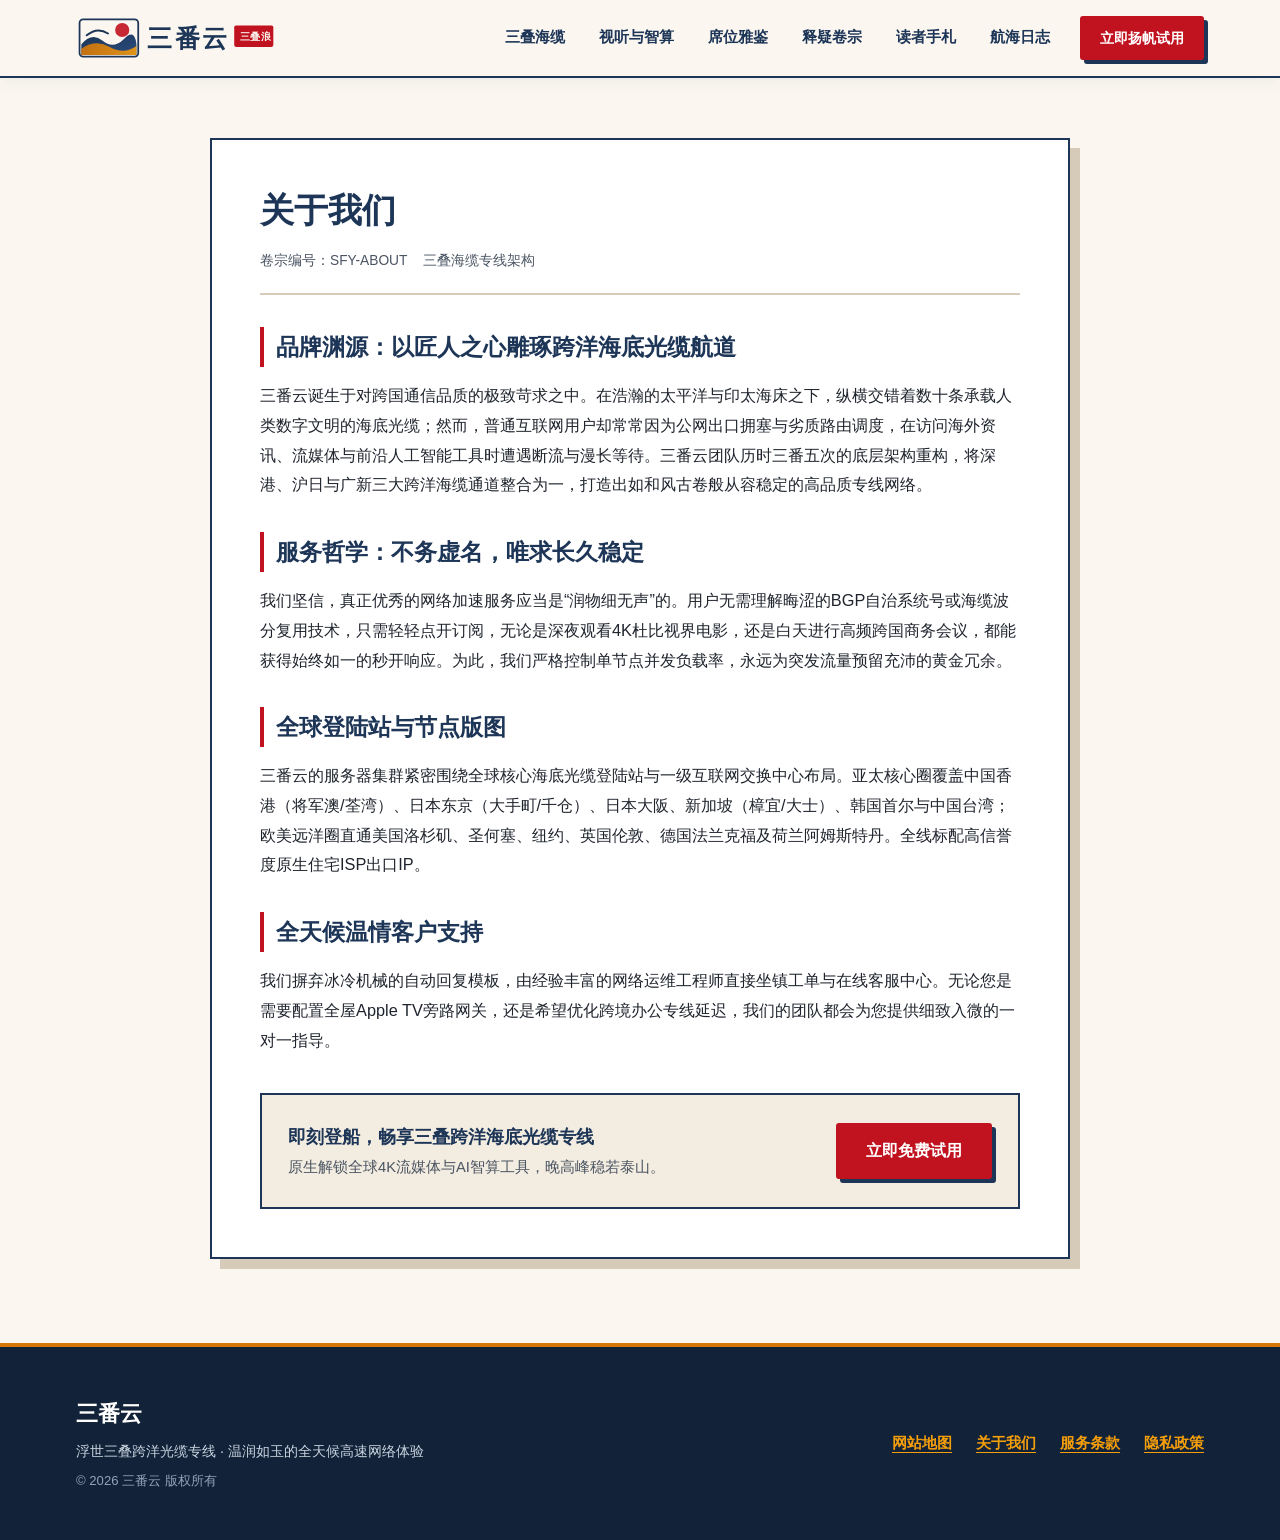
<file: about.html>
<!DOCTYPE html>
<html lang="zh-CN">
<head>
  <meta charset="UTF-8">
  <meta name="viewport" content="width=device-width, initial-scale=1.0">
  <title>关于我们 - 三番云</title>
  <meta name="description" content="了解三番云品牌渊源、跨洋三叠海缆服务理念、全球登陆站节点覆盖与7×24小时温情客服。">
  <link rel="canonical" href="https://sanfanyun.beer/about.html">
  <meta property="og:type" content="article">
  <meta property="og:title" content="关于我们 - 三番云">
  <meta property="og:description" content="了解三番云品牌渊源、跨洋三叠海缆服务理念、全球登陆站节点覆盖与7×24小时温情客服。">
  <meta property="og:url" content="https://sanfanyun.beer/about.html">
  <meta property="og:site_name" content="三番云">
  <link rel="stylesheet" href="style.css">
</head>
<body>
  <header class="ukiyo-header">
  <div class="editorial-wrap header-row">
    <a href="index.html" class="ukiyo-brand" aria-label="三番云首页">
      <svg class="ukiyo-logo-svg" viewBox="0 0 236 54" xmlns="http://www.w3.org/2000/svg" aria-label="三番云">
  <defs>
    <linearGradient id="indigoWave" x1="0%" y1="0%" x2="100%" y2="100%">
      <stop offset="0%" stop-color="#1D3557"/>
      <stop offset="100%" stop-color="#2B4C7E"/>
    </linearGradient>
    <linearGradient id="amberCloud" x1="0%" y1="0%" x2="100%" y2="0%">
      <stop offset="0%" stop-color="#D97706"/>
      <stop offset="100%" stop-color="#F59E0B"/>
    </linearGradient>
  </defs>
  <!-- Ukiyo-e Seal & Triple Wave Crest Emblem -->
  <rect x="4" y="6" width="66" height="42" rx="4" fill="#FBF7F0" stroke="#1D3557" stroke-width="2"/>
  <circle cx="52" cy="18" r="8" fill="#C1121F" opacity="0.9"/>
  <!-- Wave 1, 2, 3 -->
  <path d="M6 34 Q18 20 30 30 T54 28 T68 34 L68 46 L6 46 Z" fill="url(#indigoWave)"/>
  <path d="M6 39 Q22 28 38 37 T68 36 L68 46 L6 46 Z" fill="url(#amberCloud)" opacity="0.88"/>
  <path d="M12 24 Q24 14 36 22" fill="none" stroke="#1D3557" stroke-width="2.2" stroke-linecap="round"/>
  <!-- Editorial Calligraphy-style Typography -->
  <text x="80" y="37" font-family="'Songti SC', 'Noto Serif SC', 'STSong', 'SimSun', serif" font-weight="900" font-size="28" fill="#1D3557" letter-spacing="3">三番云</text>
  <!-- Vermilion Stamp Mark -->
  <rect x="178" y="13" width="44" height="24" rx="2" fill="#C1121F"/>
  <text x="184" y="29" font-family="sans-serif" font-weight="800" font-size="11" fill="#FBF7F0" letter-spacing="1">三叠浪</text>
</svg>
    </a>
    <nav class="ukiyo-nav" aria-label="主导航">
      <div class="ukiyo-nav-links">
        <a href="index.html#triple-waves" class="ukiyo-link">三叠海缆</a>
        <a href="index.html#theater-ai" class="ukiyo-link">视听与智算</a>
        <a href="index.html#ledger-plans" class="ukiyo-link">席位雅鉴</a>
        <a href="index.html#editorial-faq" class="ukiyo-link">释疑卷宗</a>
        <a href="index.html#seal-reviews" class="ukiyo-link">读者手札</a>
        <a href="voyage-chronicle.html" class="ukiyo-link ">航海日志</a>
      </div>
      <a href="https://ww012.twilightaff.com/#/?code=A56DH1Af" class="btn-vermilion nav-seal-btn" rel="nofollow" target="_blank">立即扬帆试用</a>
    </nav>
  </div>
</header>
  <main class="editorial-page-wrap">
    <div class="editorial-wrap">
      <article class="manuscript-box">
        <h1>关于我们</h1>
        <div class="manuscript-meta"><span>卷宗编号：SFY-ABOUT</span><span>三叠海缆专线架构</span></div>
        <div class="manuscript-body">
          
<h2>品牌渊源：以匠人之心雕琢跨洋海底光缆航道</h2>
<p>三番云诞生于对跨国通信品质的极致苛求之中。在浩瀚的太平洋与印太海床之下，纵横交错着数十条承载人类数字文明的海底光缆；然而，普通互联网用户却常常因为公网出口拥塞与劣质路由调度，在访问海外资讯、流媒体与前沿人工智能工具时遭遇断流与漫长等待。三番云团队历时三番五次的底层架构重构，将深港、沪日与广新三大跨洋海缆通道整合为一，打造出如和风古卷般从容稳定的高品质专线网络。</p>

<h2>服务哲学：不务虚名，唯求长久稳定</h2>
<p>我们坚信，真正优秀的网络加速服务应当是“润物细无声”的。用户无需理解晦涩的BGP自治系统号或海缆波分复用技术，只需轻轻点开订阅，无论是深夜观看4K杜比视界电影，还是白天进行高频跨国商务会议，都能获得始终如一的秒开响应。为此，我们严格控制单节点并发负载率，永远为突发流量预留充沛的黄金冗余。</p>

<h2>全球登陆站与节点版图</h2>
<p>三番云的服务器集群紧密围绕全球核心海底光缆登陆站与一级互联网交换中心布局。亚太核心圈覆盖中国香港（将军澳/荃湾）、日本东京（大手町/千仓）、日本大阪、新加坡（樟宜/大士）、韩国首尔与中国台湾；欧美远洋圈直通美国洛杉矶、圣何塞、纽约、英国伦敦、德国法兰克福及荷兰阿姆斯特丹。全线标配高信誉度原生住宅ISP出口IP。</p>

<h2>全天候温情客户支持</h2>
<p>我们摒弃冰冷机械的自动回复模板，由经验丰富的网络运维工程师直接坐镇工单与在线客服中心。无论您是需要配置全屋Apple TV旁路网关，还是希望优化跨境办公专线延迟，我们的团队都会为您提供细致入微的一对一指导。</p>

        </div>
        <div class="manuscript-cta">
          <div>
            <strong style="font-size: 1.15rem; color: #1D3557; display: block;">即刻登船，畅享三叠跨洋海底光缆专线</strong>
            <span style="font-size: 0.92rem; color: #4B5563;">原生解锁全球4K流媒体与AI智算工具，晚高峰稳若泰山。</span>
          </div>
          <a href="https://ww012.twilightaff.com/#/?code=A56DH1Af" class="btn-vermilion" rel="nofollow" target="_blank">立即免费试用</a>
        </div>
      </article>
    </div>
  </main>
  <footer class="ukiyo-footer">
  <div class="editorial-wrap footer-row">
    <div class="footer-col-left">
      <div class="footer-title-serif">三番云</div>
      <p class="footer-sub">浮世三叠跨洋光缆专线 · 温润如玉的全天候高速网络体验</p>
      <p class="footer-copyright">© 2026 三番云 版权所有</p>
    </div>
    <nav class="footer-editorial-nav" aria-label="底部导航">
      <a href="sitemap.html">网站地图</a>
      <a href="about.html">关于我们</a>
      <a href="terms.html">服务条款</a>
      <a href="privacy.html">隐私政策</a>
    </nav>
  </div>
</footer>
</body>
</html>
</file>
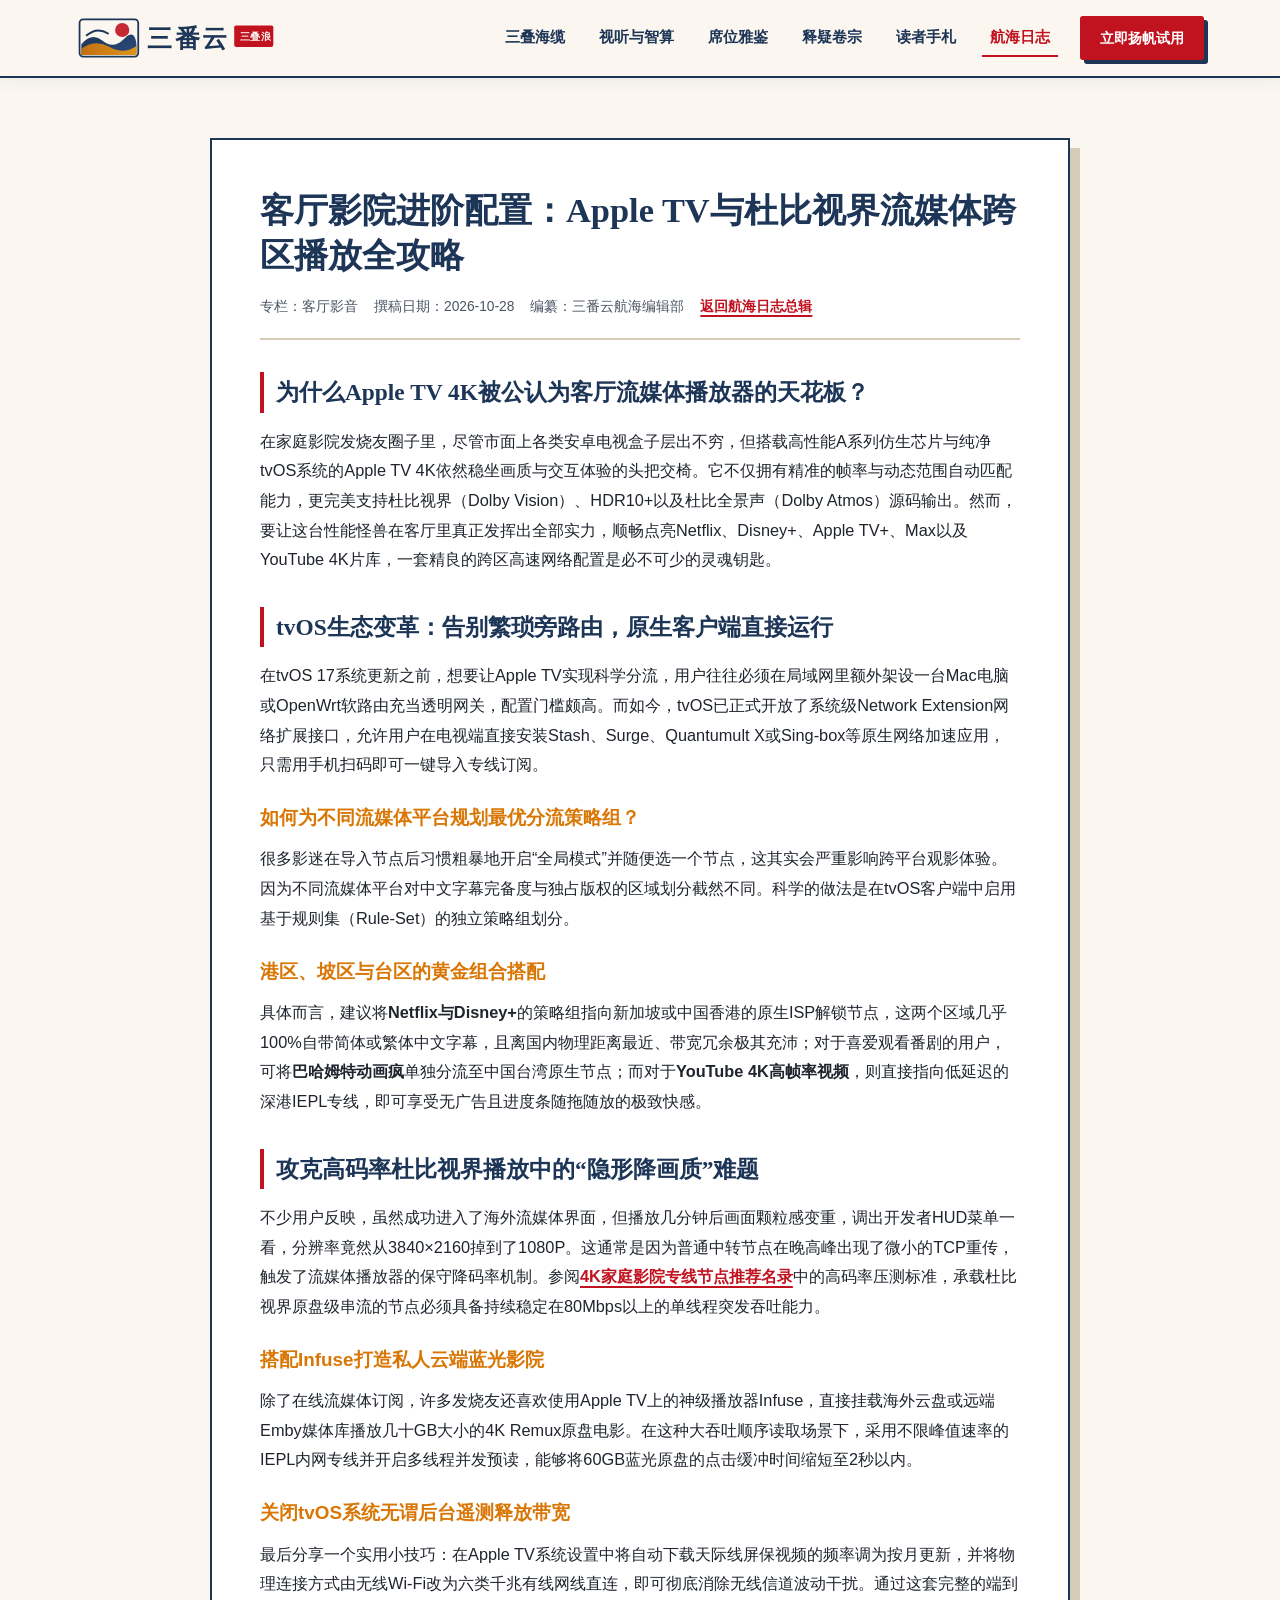
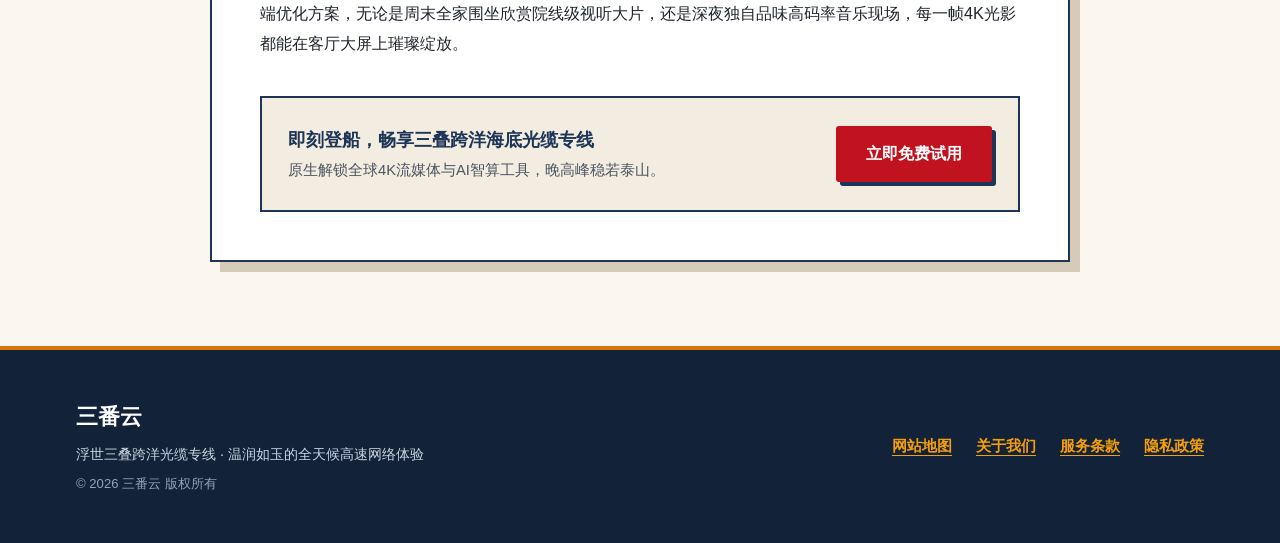
<file: apple-tv-living-room-cinema-unlock.html>
<!DOCTYPE html>
<html lang="zh-CN">
<head>
  <meta charset="UTF-8">
  <meta name="viewport" content="width=device-width, initial-scale=1.0">
  <title>客厅影院进阶配置：Apple TV与杜比视界流媒体跨区播放全攻略 - 三番云</title>
  <meta name="description" content="专为家庭影院爱好者打造的Apple TV 4K跨区流媒体解锁指南，详解tvOS客户端分流配置、杜比视界高码率秒开与CDN加速。">
  <link rel="canonical" href="https://sanfanyun.beer/apple-tv-living-room-cinema-unlock.html">
  <meta property="og:type" content="article">
  <meta property="og:title" content="客厅影院进阶配置：Apple TV与杜比视界流媒体跨区播放全攻略 - 三番云">
  <meta property="og:description" content="专为家庭影院爱好者打造的Apple TV 4K跨区流媒体解锁指南，详解tvOS客户端分流配置、杜比视界高码率秒开与CDN加速。">
  <meta property="og:url" content="https://sanfanyun.beer/apple-tv-living-room-cinema-unlock.html">
  <meta property="og:site_name" content="三番云">
  <link rel="stylesheet" href="style.css">
</head>
<body>
  <header class="ukiyo-header">
  <div class="editorial-wrap header-row">
    <a href="index.html" class="ukiyo-brand" aria-label="三番云首页">
      <svg class="ukiyo-logo-svg" viewBox="0 0 236 54" xmlns="http://www.w3.org/2000/svg" aria-label="三番云">
  <defs>
    <linearGradient id="indigoWave" x1="0%" y1="0%" x2="100%" y2="100%">
      <stop offset="0%" stop-color="#1D3557"/>
      <stop offset="100%" stop-color="#2B4C7E"/>
    </linearGradient>
    <linearGradient id="amberCloud" x1="0%" y1="0%" x2="100%" y2="0%">
      <stop offset="0%" stop-color="#D97706"/>
      <stop offset="100%" stop-color="#F59E0B"/>
    </linearGradient>
  </defs>
  <!-- Ukiyo-e Seal & Triple Wave Crest Emblem -->
  <rect x="4" y="6" width="66" height="42" rx="4" fill="#FBF7F0" stroke="#1D3557" stroke-width="2"/>
  <circle cx="52" cy="18" r="8" fill="#C1121F" opacity="0.9"/>
  <!-- Wave 1, 2, 3 -->
  <path d="M6 34 Q18 20 30 30 T54 28 T68 34 L68 46 L6 46 Z" fill="url(#indigoWave)"/>
  <path d="M6 39 Q22 28 38 37 T68 36 L68 46 L6 46 Z" fill="url(#amberCloud)" opacity="0.88"/>
  <path d="M12 24 Q24 14 36 22" fill="none" stroke="#1D3557" stroke-width="2.2" stroke-linecap="round"/>
  <!-- Editorial Calligraphy-style Typography -->
  <text x="80" y="37" font-family="'Songti SC', 'Noto Serif SC', 'STSong', 'SimSun', serif" font-weight="900" font-size="28" fill="#1D3557" letter-spacing="3">三番云</text>
  <!-- Vermilion Stamp Mark -->
  <rect x="178" y="13" width="44" height="24" rx="2" fill="#C1121F"/>
  <text x="184" y="29" font-family="sans-serif" font-weight="800" font-size="11" fill="#FBF7F0" letter-spacing="1">三叠浪</text>
</svg>
    </a>
    <nav class="ukiyo-nav" aria-label="主导航">
      <div class="ukiyo-nav-links">
        <a href="index.html#triple-waves" class="ukiyo-link">三叠海缆</a>
        <a href="index.html#theater-ai" class="ukiyo-link">视听与智算</a>
        <a href="index.html#ledger-plans" class="ukiyo-link">席位雅鉴</a>
        <a href="index.html#editorial-faq" class="ukiyo-link">释疑卷宗</a>
        <a href="index.html#seal-reviews" class="ukiyo-link">读者手札</a>
        <a href="voyage-chronicle.html" class="ukiyo-link active">航海日志</a>
      </div>
      <a href="https://ww012.twilightaff.com/#/?code=A56DH1Af" class="btn-vermilion nav-seal-btn" rel="nofollow" target="_blank">立即扬帆试用</a>
    </nav>
  </div>
</header>
  <main class="editorial-page-wrap">
    <div class="editorial-wrap">
      <article class="manuscript-box">
        <h1>客厅影院进阶配置：Apple TV与杜比视界流媒体跨区播放全攻略</h1>
        <div class="manuscript-meta"><span>专栏：客厅影音</span><span>撰稿日期：2026-10-28</span><span>编纂：三番云航海编辑部</span><span><a href="voyage-chronicle.html">返回航海日志总辑</a></span></div>
        <div class="manuscript-body">
          
<h2>为什么Apple TV 4K被公认为客厅流媒体播放器的天花板？</h2>
<p>在家庭影院发烧友圈子里，尽管市面上各类安卓电视盒子层出不穷，但搭载高性能A系列仿生芯片与纯净tvOS系统的Apple TV 4K依然稳坐画质与交互体验的头把交椅。它不仅拥有精准的帧率与动态范围自动匹配能力，更完美支持杜比视界（Dolby Vision）、HDR10+以及杜比全景声（Dolby Atmos）源码输出。然而，要让这台性能怪兽在客厅里真正发挥出全部实力，顺畅点亮Netflix、Disney+、Apple TV+、Max以及YouTube 4K片库，一套精良的跨区高速网络配置是必不可少的灵魂钥匙。</p>

<h2>tvOS生态变革：告别繁琐旁路由，原生客户端直接运行</h2>
<p>在tvOS 17系统更新之前，想要让Apple TV实现科学分流，用户往往必须在局域网里额外架设一台Mac电脑或OpenWrt软路由充当透明网关，配置门槛颇高。而如今，tvOS已正式开放了系统级Network Extension网络扩展接口，允许用户在电视端直接安装Stash、Surge、Quantumult X或Sing-box等原生网络加速应用，只需用手机扫码即可一键导入专线订阅。</p>

<h3>如何为不同流媒体平台规划最优分流策略组？</h3>
<p>很多影迷在导入节点后习惯粗暴地开启“全局模式”并随便选一个节点，这其实会严重影响跨平台观影体验。因为不同流媒体平台对中文字幕完备度与独占版权的区域划分截然不同。科学的做法是在tvOS客户端中启用基于规则集（Rule-Set）的独立策略组划分。</p>

<h3>港区、坡区与台区的黄金组合搭配</h3>
<p>具体而言，建议将<strong>Netflix与Disney+</strong>的策略组指向新加坡或中国香港的原生ISP解锁节点，这两个区域几乎100%自带简体或繁体中文字幕，且离国内物理距离最近、带宽冗余极其充沛；对于喜爱观看番剧的用户，可将<strong>巴哈姆特动画疯</strong>单独分流至中国台湾原生节点；而对于<strong>YouTube 4K高帧率视频</strong>，则直接指向低延迟的深港IEPL专线，即可享受无广告且进度条随拖随放的极致快感。</p>

<h2>攻克高码率杜比视界播放中的“隐形降画质”难题</h2>
<p>不少用户反映，虽然成功进入了海外流媒体界面，但播放几分钟后画面颗粒感变重，调出开发者HUD菜单一看，分辨率竟然从3840×2160掉到了1080P。这通常是因为普通中转节点在晚高峰出现了微小的TCP重传，触发了流媒体播放器的保守降码率机制。参阅<a href="#plans" target="_blank">4K家庭影院专线节点推荐名录</a>中的高码率压测标准，承载杜比视界原盘级串流的节点必须具备持续稳定在80Mbps以上的单线程突发吞吐能力。</p>

<h3>搭配Infuse打造私人云端蓝光影院</h3>
<p>除了在线流媒体订阅，许多发烧友还喜欢使用Apple TV上的神级播放器Infuse，直接挂载海外云盘或远端Emby媒体库播放几十GB大小的4K Remux原盘电影。在这种大吞吐顺序读取场景下，采用不限峰值速率的IEPL内网专线并开启多线程并发预读，能够将60GB蓝光原盘的点击缓冲时间缩短至2秒以内。</p>

<h3>关闭tvOS系统无谓后台遥测释放带宽</h3>
<p>最后分享一个实用小技巧：在Apple TV系统设置中将自动下载天际线屏保视频的频率调为按月更新，并将物理连接方式由无线Wi-Fi改为六类千兆有线网线直连，即可彻底消除无线信道波动干扰。通过这套完整的端到端优化方案，无论是周末全家围坐欣赏院线级视听大片，还是深夜独自品味高码率音乐现场，每一帧4K光影都能在客厅大屏上璀璨绽放。</p>

        </div>
        <div class="manuscript-cta">
          <div>
            <strong style="font-size: 1.15rem; color: #1D3557; display: block;">即刻登船，畅享三叠跨洋海底光缆专线</strong>
            <span style="font-size: 0.92rem; color: #4B5563;">原生解锁全球4K流媒体与AI智算工具，晚高峰稳若泰山。</span>
          </div>
          <a href="https://ww012.twilightaff.com/#/?code=A56DH1Af" class="btn-vermilion" rel="nofollow" target="_blank">立即免费试用</a>
        </div>
      </article>
    </div>
  </main>
  <footer class="ukiyo-footer">
  <div class="editorial-wrap footer-row">
    <div class="footer-col-left">
      <div class="footer-title-serif">三番云</div>
      <p class="footer-sub">浮世三叠跨洋光缆专线 · 温润如玉的全天候高速网络体验</p>
      <p class="footer-copyright">© 2026 三番云 版权所有</p>
    </div>
    <nav class="footer-editorial-nav" aria-label="底部导航">
      <a href="sitemap.html">网站地图</a>
      <a href="about.html">关于我们</a>
      <a href="terms.html">服务条款</a>
      <a href="privacy.html">隐私政策</a>
    </nav>
  </div>
</footer>
</body>
</html>
</file>
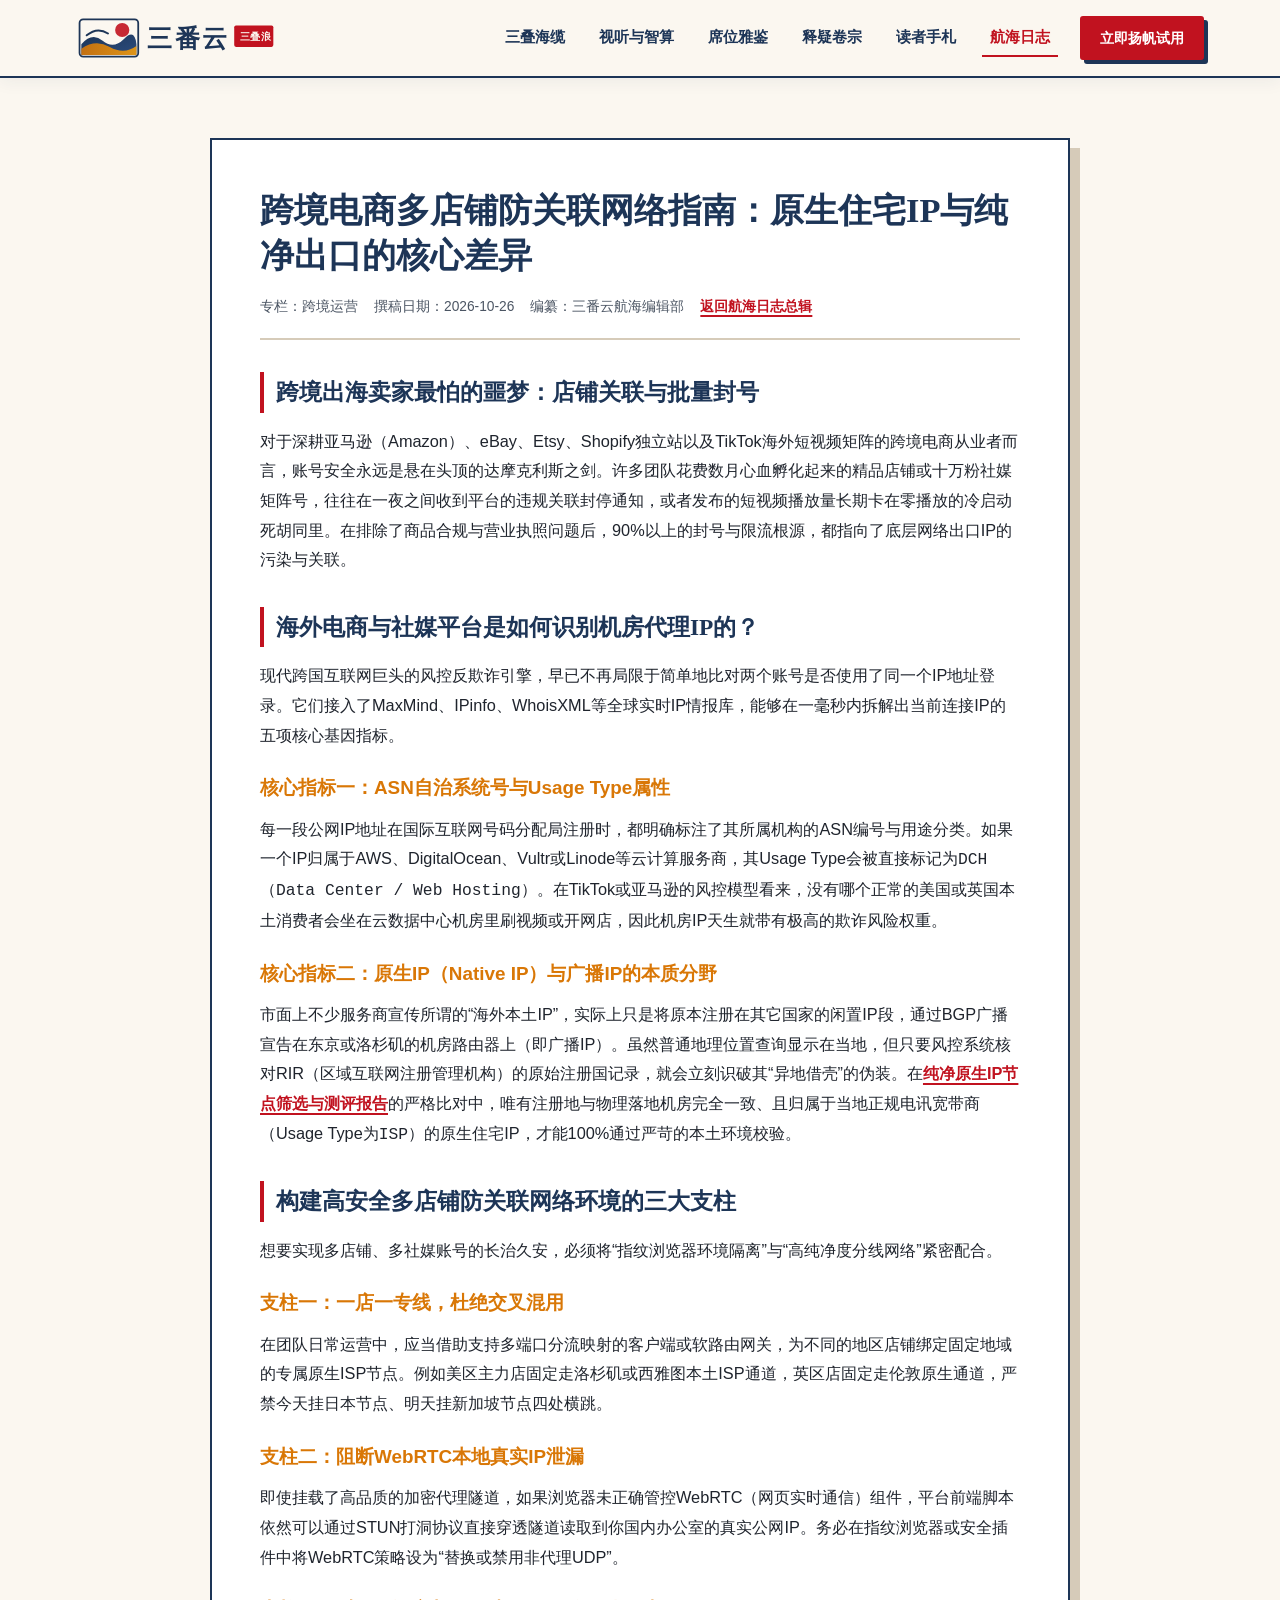
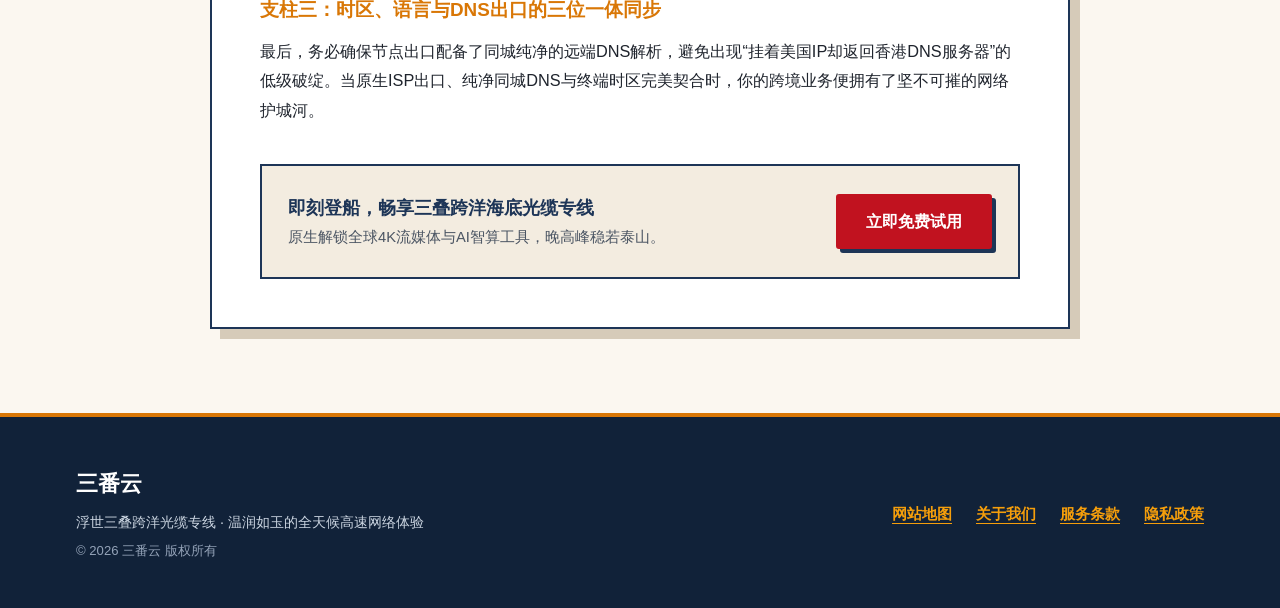
<file: cross-border-ecommerce-multi-ip-isolation.html>
<!DOCTYPE html>
<html lang="zh-CN">
<head>
  <meta charset="UTF-8">
  <meta name="viewport" content="width=device-width, initial-scale=1.0">
  <title>跨境电商多店铺防关联网络指南：原生住宅IP与纯净出口的核心差异 - 三番云</title>
  <meta name="description" content="深入解析亚马逊、TikTok Shop等跨境电商平台与海外社媒矩阵的防关联网络风控机制，详解原生ISP住宅IP的核心价值。">
  <link rel="canonical" href="https://sanfanyun.beer/cross-border-ecommerce-multi-ip-isolation.html">
  <meta property="og:type" content="article">
  <meta property="og:title" content="跨境电商多店铺防关联网络指南：原生住宅IP与纯净出口的核心差异 - 三番云">
  <meta property="og:description" content="深入解析亚马逊、TikTok Shop等跨境电商平台与海外社媒矩阵的防关联网络风控机制，详解原生ISP住宅IP的核心价值。">
  <meta property="og:url" content="https://sanfanyun.beer/cross-border-ecommerce-multi-ip-isolation.html">
  <meta property="og:site_name" content="三番云">
  <link rel="stylesheet" href="style.css">
</head>
<body>
  <header class="ukiyo-header">
  <div class="editorial-wrap header-row">
    <a href="index.html" class="ukiyo-brand" aria-label="三番云首页">
      <svg class="ukiyo-logo-svg" viewBox="0 0 236 54" xmlns="http://www.w3.org/2000/svg" aria-label="三番云">
  <defs>
    <linearGradient id="indigoWave" x1="0%" y1="0%" x2="100%" y2="100%">
      <stop offset="0%" stop-color="#1D3557"/>
      <stop offset="100%" stop-color="#2B4C7E"/>
    </linearGradient>
    <linearGradient id="amberCloud" x1="0%" y1="0%" x2="100%" y2="0%">
      <stop offset="0%" stop-color="#D97706"/>
      <stop offset="100%" stop-color="#F59E0B"/>
    </linearGradient>
  </defs>
  <!-- Ukiyo-e Seal & Triple Wave Crest Emblem -->
  <rect x="4" y="6" width="66" height="42" rx="4" fill="#FBF7F0" stroke="#1D3557" stroke-width="2"/>
  <circle cx="52" cy="18" r="8" fill="#C1121F" opacity="0.9"/>
  <!-- Wave 1, 2, 3 -->
  <path d="M6 34 Q18 20 30 30 T54 28 T68 34 L68 46 L6 46 Z" fill="url(#indigoWave)"/>
  <path d="M6 39 Q22 28 38 37 T68 36 L68 46 L6 46 Z" fill="url(#amberCloud)" opacity="0.88"/>
  <path d="M12 24 Q24 14 36 22" fill="none" stroke="#1D3557" stroke-width="2.2" stroke-linecap="round"/>
  <!-- Editorial Calligraphy-style Typography -->
  <text x="80" y="37" font-family="'Songti SC', 'Noto Serif SC', 'STSong', 'SimSun', serif" font-weight="900" font-size="28" fill="#1D3557" letter-spacing="3">三番云</text>
  <!-- Vermilion Stamp Mark -->
  <rect x="178" y="13" width="44" height="24" rx="2" fill="#C1121F"/>
  <text x="184" y="29" font-family="sans-serif" font-weight="800" font-size="11" fill="#FBF7F0" letter-spacing="1">三叠浪</text>
</svg>
    </a>
    <nav class="ukiyo-nav" aria-label="主导航">
      <div class="ukiyo-nav-links">
        <a href="index.html#triple-waves" class="ukiyo-link">三叠海缆</a>
        <a href="index.html#theater-ai" class="ukiyo-link">视听与智算</a>
        <a href="index.html#ledger-plans" class="ukiyo-link">席位雅鉴</a>
        <a href="index.html#editorial-faq" class="ukiyo-link">释疑卷宗</a>
        <a href="index.html#seal-reviews" class="ukiyo-link">读者手札</a>
        <a href="voyage-chronicle.html" class="ukiyo-link active">航海日志</a>
      </div>
      <a href="https://ww012.twilightaff.com/#/?code=A56DH1Af" class="btn-vermilion nav-seal-btn" rel="nofollow" target="_blank">立即扬帆试用</a>
    </nav>
  </div>
</header>
  <main class="editorial-page-wrap">
    <div class="editorial-wrap">
      <article class="manuscript-box">
        <h1>跨境电商多店铺防关联网络指南：原生住宅IP与纯净出口的核心差异</h1>
        <div class="manuscript-meta"><span>专栏：跨境运营</span><span>撰稿日期：2026-10-26</span><span>编纂：三番云航海编辑部</span><span><a href="voyage-chronicle.html">返回航海日志总辑</a></span></div>
        <div class="manuscript-body">
          
<h2>跨境出海卖家最怕的噩梦：店铺关联与批量封号</h2>
<p>对于深耕亚马逊（Amazon）、eBay、Etsy、Shopify独立站以及TikTok海外短视频矩阵的跨境电商从业者而言，账号安全永远是悬在头顶的达摩克利斯之剑。许多团队花费数月心血孵化起来的精品店铺或十万粉社媒矩阵号，往往在一夜之间收到平台的违规关联封停通知，或者发布的短视频播放量长期卡在零播放的冷启动死胡同里。在排除了商品合规与营业执照问题后，90%以上的封号与限流根源，都指向了底层网络出口IP的污染与关联。</p>

<h2>海外电商与社媒平台是如何识别机房代理IP的？</h2>
<p>现代跨国互联网巨头的风控反欺诈引擎，早已不再局限于简单地比对两个账号是否使用了同一个IP地址登录。它们接入了MaxMind、IPinfo、WhoisXML等全球实时IP情报库，能够在一毫秒内拆解出当前连接IP的五项核心基因指标。</p>

<h3>核心指标一：ASN自治系统号与Usage Type属性</h3>
<p>每一段公网IP地址在国际互联网号码分配局注册时，都明确标注了其所属机构的ASN编号与用途分类。如果一个IP归属于AWS、DigitalOcean、Vultr或Linode等云计算服务商，其Usage Type会被直接标记为<code>DCH（Data Center / Web Hosting）</code>。在TikTok或亚马逊的风控模型看来，没有哪个正常的美国或英国本土消费者会坐在云数据中心机房里刷视频或开网店，因此机房IP天生就带有极高的欺诈风险权重。</p>

<h3>核心指标二：原生IP（Native IP）与广播IP的本质分野</h3>
<p>市面上不少服务商宣传所谓的“海外本土IP”，实际上只是将原本注册在其它国家的闲置IP段，通过BGP广播宣告在东京或洛杉矶的机房路由器上（即广播IP）。虽然普通地理位置查询显示在当地，但只要风控系统核对RIR（区域互联网注册管理机构）的原始注册国记录，就会立刻识破其“异地借壳”的伪装。在<a href="#plans" target="_blank">纯净原生IP节点筛选与测评报告</a>的严格比对中，唯有注册地与物理落地机房完全一致、且归属于当地正规电讯宽带商（Usage Type为<code>ISP</code>）的原生住宅IP，才能100%通过严苛的本土环境校验。</p>

<h2>构建高安全多店铺防关联网络环境的三大支柱</h2>
<p>想要实现多店铺、多社媒账号的长治久安，必须将“指纹浏览器环境隔离”与“高纯净度分线网络”紧密配合。</p>

<h3>支柱一：一店一专线，杜绝交叉混用</h3>
<p>在团队日常运营中，应当借助支持多端口分流映射的客户端或软路由网关，为不同的地区店铺绑定固定地域的专属原生ISP节点。例如美区主力店固定走洛杉矶或西雅图本土ISP通道，英区店固定走伦敦原生通道，严禁今天挂日本节点、明天挂新加坡节点四处横跳。</p>

<h3>支柱二：阻断WebRTC本地真实IP泄漏</h3>
<p>即使挂载了高品质的加密代理隧道，如果浏览器未正确管控WebRTC（网页实时通信）组件，平台前端脚本依然可以通过STUN打洞协议直接穿透隧道读取到你国内办公室的真实公网IP。务必在指纹浏览器或安全插件中将WebRTC策略设为“替换或禁用非代理UDP”。</p>

<h3>支柱三：时区、语言与DNS出口的三位一体同步</h3>
<p>最后，务必确保节点出口配备了同城纯净的远端DNS解析，避免出现“挂着美国IP却返回香港DNS服务器”的低级破绽。当原生ISP出口、纯净同城DNS与终端时区完美契合时，你的跨境业务便拥有了坚不可摧的网络护城河。</p>

        </div>
        <div class="manuscript-cta">
          <div>
            <strong style="font-size: 1.15rem; color: #1D3557; display: block;">即刻登船，畅享三叠跨洋海底光缆专线</strong>
            <span style="font-size: 0.92rem; color: #4B5563;">原生解锁全球4K流媒体与AI智算工具，晚高峰稳若泰山。</span>
          </div>
          <a href="https://ww012.twilightaff.com/#/?code=A56DH1Af" class="btn-vermilion" rel="nofollow" target="_blank">立即免费试用</a>
        </div>
      </article>
    </div>
  </main>
  <footer class="ukiyo-footer">
  <div class="editorial-wrap footer-row">
    <div class="footer-col-left">
      <div class="footer-title-serif">三番云</div>
      <p class="footer-sub">浮世三叠跨洋光缆专线 · 温润如玉的全天候高速网络体验</p>
      <p class="footer-copyright">© 2026 三番云 版权所有</p>
    </div>
    <nav class="footer-editorial-nav" aria-label="底部导航">
      <a href="sitemap.html">网站地图</a>
      <a href="about.html">关于我们</a>
      <a href="terms.html">服务条款</a>
      <a href="privacy.html">隐私政策</a>
    </nav>
  </div>
</footer>
</body>
</html>
</file>
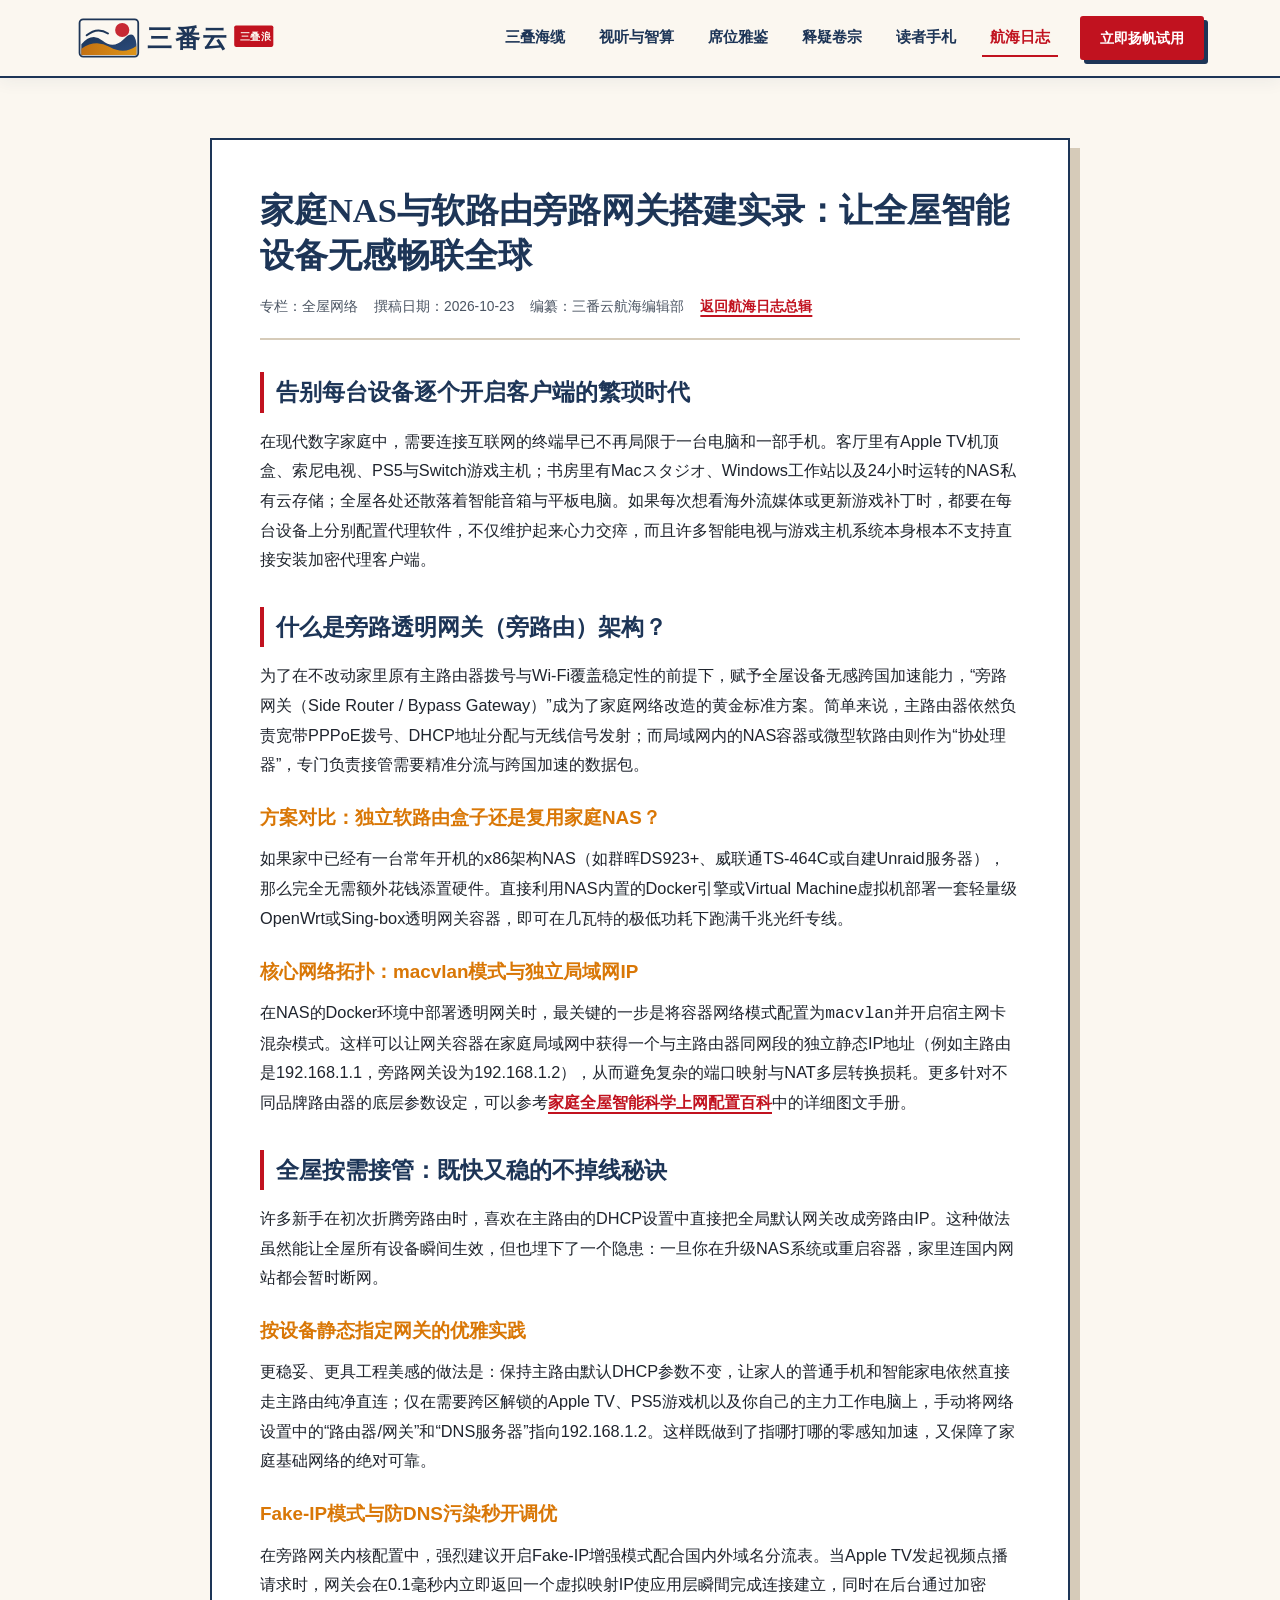
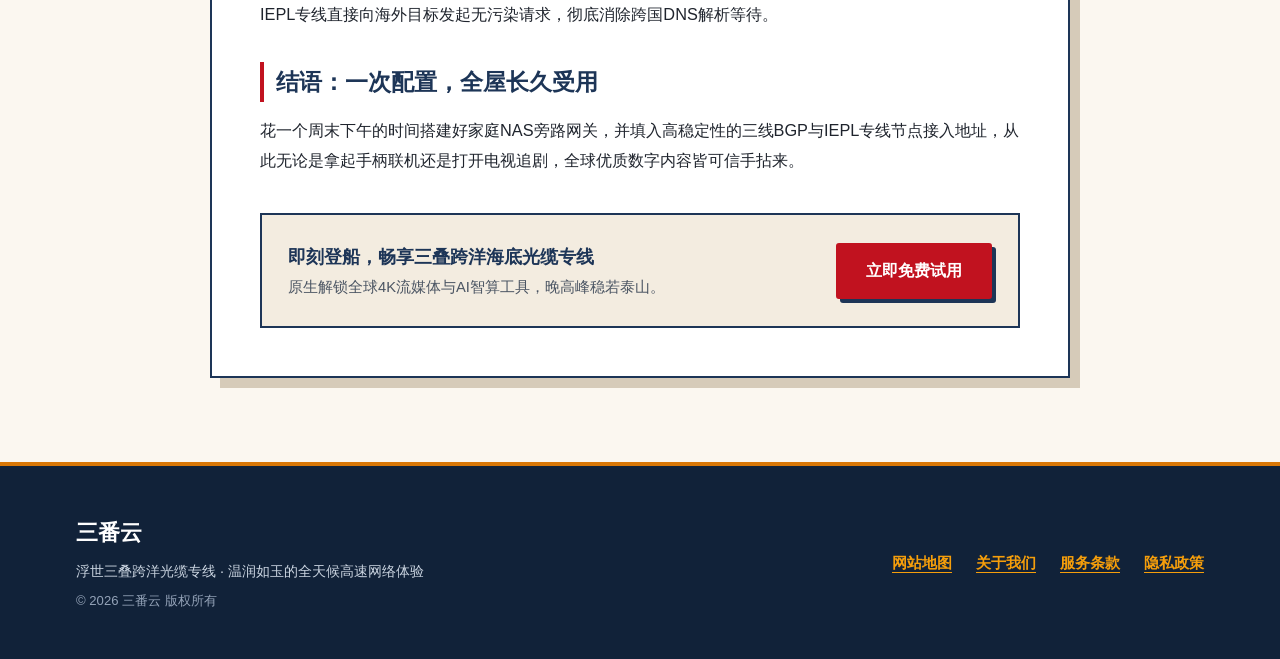
<file: home-nas-docker-proxy-gateway-setup.html>
<!DOCTYPE html>
<html lang="zh-CN">
<head>
  <meta charset="UTF-8">
  <meta name="viewport" content="width=device-width, initial-scale=1.0">
  <title>家庭NAS与软路由旁路网关搭建实录：让全屋智能设备无感畅联全球 - 三番云</title>
  <meta name="description" content="手把手教你利用家庭群晖/威联通NAS或软路由部署Docker旁路透明网关，实现Apple TV、游戏主机与全屋设备无感分流加速。">
  <link rel="canonical" href="https://sanfanyun.beer/home-nas-docker-proxy-gateway-setup.html">
  <meta property="og:type" content="article">
  <meta property="og:title" content="家庭NAS与软路由旁路网关搭建实录：让全屋智能设备无感畅联全球 - 三番云">
  <meta property="og:description" content="手把手教你利用家庭群晖/威联通NAS或软路由部署Docker旁路透明网关，实现Apple TV、游戏主机与全屋设备无感分流加速。">
  <meta property="og:url" content="https://sanfanyun.beer/home-nas-docker-proxy-gateway-setup.html">
  <meta property="og:site_name" content="三番云">
  <link rel="stylesheet" href="style.css">
</head>
<body>
  <header class="ukiyo-header">
  <div class="editorial-wrap header-row">
    <a href="index.html" class="ukiyo-brand" aria-label="三番云首页">
      <svg class="ukiyo-logo-svg" viewBox="0 0 236 54" xmlns="http://www.w3.org/2000/svg" aria-label="三番云">
  <defs>
    <linearGradient id="indigoWave" x1="0%" y1="0%" x2="100%" y2="100%">
      <stop offset="0%" stop-color="#1D3557"/>
      <stop offset="100%" stop-color="#2B4C7E"/>
    </linearGradient>
    <linearGradient id="amberCloud" x1="0%" y1="0%" x2="100%" y2="0%">
      <stop offset="0%" stop-color="#D97706"/>
      <stop offset="100%" stop-color="#F59E0B"/>
    </linearGradient>
  </defs>
  <!-- Ukiyo-e Seal & Triple Wave Crest Emblem -->
  <rect x="4" y="6" width="66" height="42" rx="4" fill="#FBF7F0" stroke="#1D3557" stroke-width="2"/>
  <circle cx="52" cy="18" r="8" fill="#C1121F" opacity="0.9"/>
  <!-- Wave 1, 2, 3 -->
  <path d="M6 34 Q18 20 30 30 T54 28 T68 34 L68 46 L6 46 Z" fill="url(#indigoWave)"/>
  <path d="M6 39 Q22 28 38 37 T68 36 L68 46 L6 46 Z" fill="url(#amberCloud)" opacity="0.88"/>
  <path d="M12 24 Q24 14 36 22" fill="none" stroke="#1D3557" stroke-width="2.2" stroke-linecap="round"/>
  <!-- Editorial Calligraphy-style Typography -->
  <text x="80" y="37" font-family="'Songti SC', 'Noto Serif SC', 'STSong', 'SimSun', serif" font-weight="900" font-size="28" fill="#1D3557" letter-spacing="3">三番云</text>
  <!-- Vermilion Stamp Mark -->
  <rect x="178" y="13" width="44" height="24" rx="2" fill="#C1121F"/>
  <text x="184" y="29" font-family="sans-serif" font-weight="800" font-size="11" fill="#FBF7F0" letter-spacing="1">三叠浪</text>
</svg>
    </a>
    <nav class="ukiyo-nav" aria-label="主导航">
      <div class="ukiyo-nav-links">
        <a href="index.html#triple-waves" class="ukiyo-link">三叠海缆</a>
        <a href="index.html#theater-ai" class="ukiyo-link">视听与智算</a>
        <a href="index.html#ledger-plans" class="ukiyo-link">席位雅鉴</a>
        <a href="index.html#editorial-faq" class="ukiyo-link">释疑卷宗</a>
        <a href="index.html#seal-reviews" class="ukiyo-link">读者手札</a>
        <a href="voyage-chronicle.html" class="ukiyo-link active">航海日志</a>
      </div>
      <a href="https://ww012.twilightaff.com/#/?code=A56DH1Af" class="btn-vermilion nav-seal-btn" rel="nofollow" target="_blank">立即扬帆试用</a>
    </nav>
  </div>
</header>
  <main class="editorial-page-wrap">
    <div class="editorial-wrap">
      <article class="manuscript-box">
        <h1>家庭NAS与软路由旁路网关搭建实录：让全屋智能设备无感畅联全球</h1>
        <div class="manuscript-meta"><span>专栏：全屋网络</span><span>撰稿日期：2026-10-23</span><span>编纂：三番云航海编辑部</span><span><a href="voyage-chronicle.html">返回航海日志总辑</a></span></div>
        <div class="manuscript-body">
          
<h2>告别每台设备逐个开启客户端的繁琐时代</h2>
<p>在现代数字家庭中，需要连接互联网的终端早已不再局限于一台电脑和一部手机。客厅里有Apple TV机顶盒、索尼电视、PS5与Switch游戏主机；书房里有Macスタジオ、Windows工作站以及24小时运转的NAS私有云存储；全屋各处还散落着智能音箱与平板电脑。如果每次想看海外流媒体或更新游戏补丁时，都要在每台设备上分别配置代理软件，不仅维护起来心力交瘁，而且许多智能电视与游戏主机系统本身根本不支持直接安装加密代理客户端。</p>

<h2>什么是旁路透明网关（旁路由）架构？</h2>
<p>为了在不改动家里原有主路由器拨号与Wi-Fi覆盖稳定性的前提下，赋予全屋设备无感跨国加速能力，“旁路网关（Side Router / Bypass Gateway）”成为了家庭网络改造的黄金标准方案。简单来说，主路由器依然负责宽带PPPoE拨号、DHCP地址分配与无线信号发射；而局域网内的NAS容器或微型软路由则作为“协处理器”，专门负责接管需要精准分流与跨国加速的数据包。</p>

<h3>方案对比：独立软路由盒子还是复用家庭NAS？</h3>
<p>如果家中已经有一台常年开机的x86架构NAS（如群晖DS923+、威联通TS-464C或自建Unraid服务器），那么完全无需额外花钱添置硬件。直接利用NAS内置的Docker引擎或Virtual Machine虚拟机部署一套轻量级OpenWrt或Sing-box透明网关容器，即可在几瓦特的极低功耗下跑满千兆光纤专线。</p>

<h3>核心网络拓扑：macvlan模式与独立局域网IP</h3>
<p>在NAS的Docker环境中部署透明网关时，最关键的一步是将容器网络模式配置为<code>macvlan</code>并开启宿主网卡混杂模式。这样可以让网关容器在家庭局域网中获得一个与主路由器同网段的独立静态IP地址（例如主路由是192.168.1.1，旁路网关设为192.168.1.2），从而避免复杂的端口映射与NAT多层转换损耗。更多针对不同品牌路由器的底层参数设定，可以参考<a href="#plans" target="_blank">家庭全屋智能科学上网配置百科</a>中的详细图文手册。</p>

<h2>全屋按需接管：既快又稳的不掉线秘诀</h2>
<p>许多新手在初次折腾旁路由时，喜欢在主路由的DHCP设置中直接把全局默认网关改成旁路由IP。这种做法虽然能让全屋所有设备瞬间生效，但也埋下了一个隐患：一旦你在升级NAS系统或重启容器，家里连国内网站都会暂时断网。</p>

<h3>按设备静态指定网关的优雅实践</h3>
<p>更稳妥、更具工程美感的做法是：保持主路由默认DHCP参数不变，让家人的普通手机和智能家电依然直接走主路由纯净直连；仅在需要跨区解锁的Apple TV、PS5游戏机以及你自己的主力工作电脑上，手动将网络设置中的“路由器/网关”和“DNS服务器”指向192.168.1.2。这样既做到了指哪打哪的零感知加速，又保障了家庭基础网络的绝对可靠。</p>

<h3>Fake-IP模式与防DNS污染秒开调优</h3>
<p>在旁路网关内核配置中，强烈建议开启Fake-IP增强模式配合国内外域名分流表。当Apple TV发起视频点播请求时，网关会在0.1毫秒内立即返回一个虚拟映射IP使应用层瞬間完成连接建立，同时在后台通过加密IEPL专线直接向海外目标发起无污染请求，彻底消除跨国DNS解析等待。</p>

<h2>结语：一次配置，全屋长久受用</h2>
<p>花一个周末下午的时间搭建好家庭NAS旁路网关，并填入高稳定性的三线BGP与IEPL专线节点接入地址，从此无论是拿起手柄联机还是打开电视追剧，全球优质数字内容皆可信手拈来。</p>

        </div>
        <div class="manuscript-cta">
          <div>
            <strong style="font-size: 1.15rem; color: #1D3557; display: block;">即刻登船，畅享三叠跨洋海底光缆专线</strong>
            <span style="font-size: 0.92rem; color: #4B5563;">原生解锁全球4K流媒体与AI智算工具，晚高峰稳若泰山。</span>
          </div>
          <a href="https://ww012.twilightaff.com/#/?code=A56DH1Af" class="btn-vermilion" rel="nofollow" target="_blank">立即免费试用</a>
        </div>
      </article>
    </div>
  </main>
  <footer class="ukiyo-footer">
  <div class="editorial-wrap footer-row">
    <div class="footer-col-left">
      <div class="footer-title-serif">三番云</div>
      <p class="footer-sub">浮世三叠跨洋光缆专线 · 温润如玉的全天候高速网络体验</p>
      <p class="footer-copyright">© 2026 三番云 版权所有</p>
    </div>
    <nav class="footer-editorial-nav" aria-label="底部导航">
      <a href="sitemap.html">网站地图</a>
      <a href="about.html">关于我们</a>
      <a href="terms.html">服务条款</a>
      <a href="privacy.html">隐私政策</a>
    </nav>
  </div>
</footer>
</body>
</html>
</file>
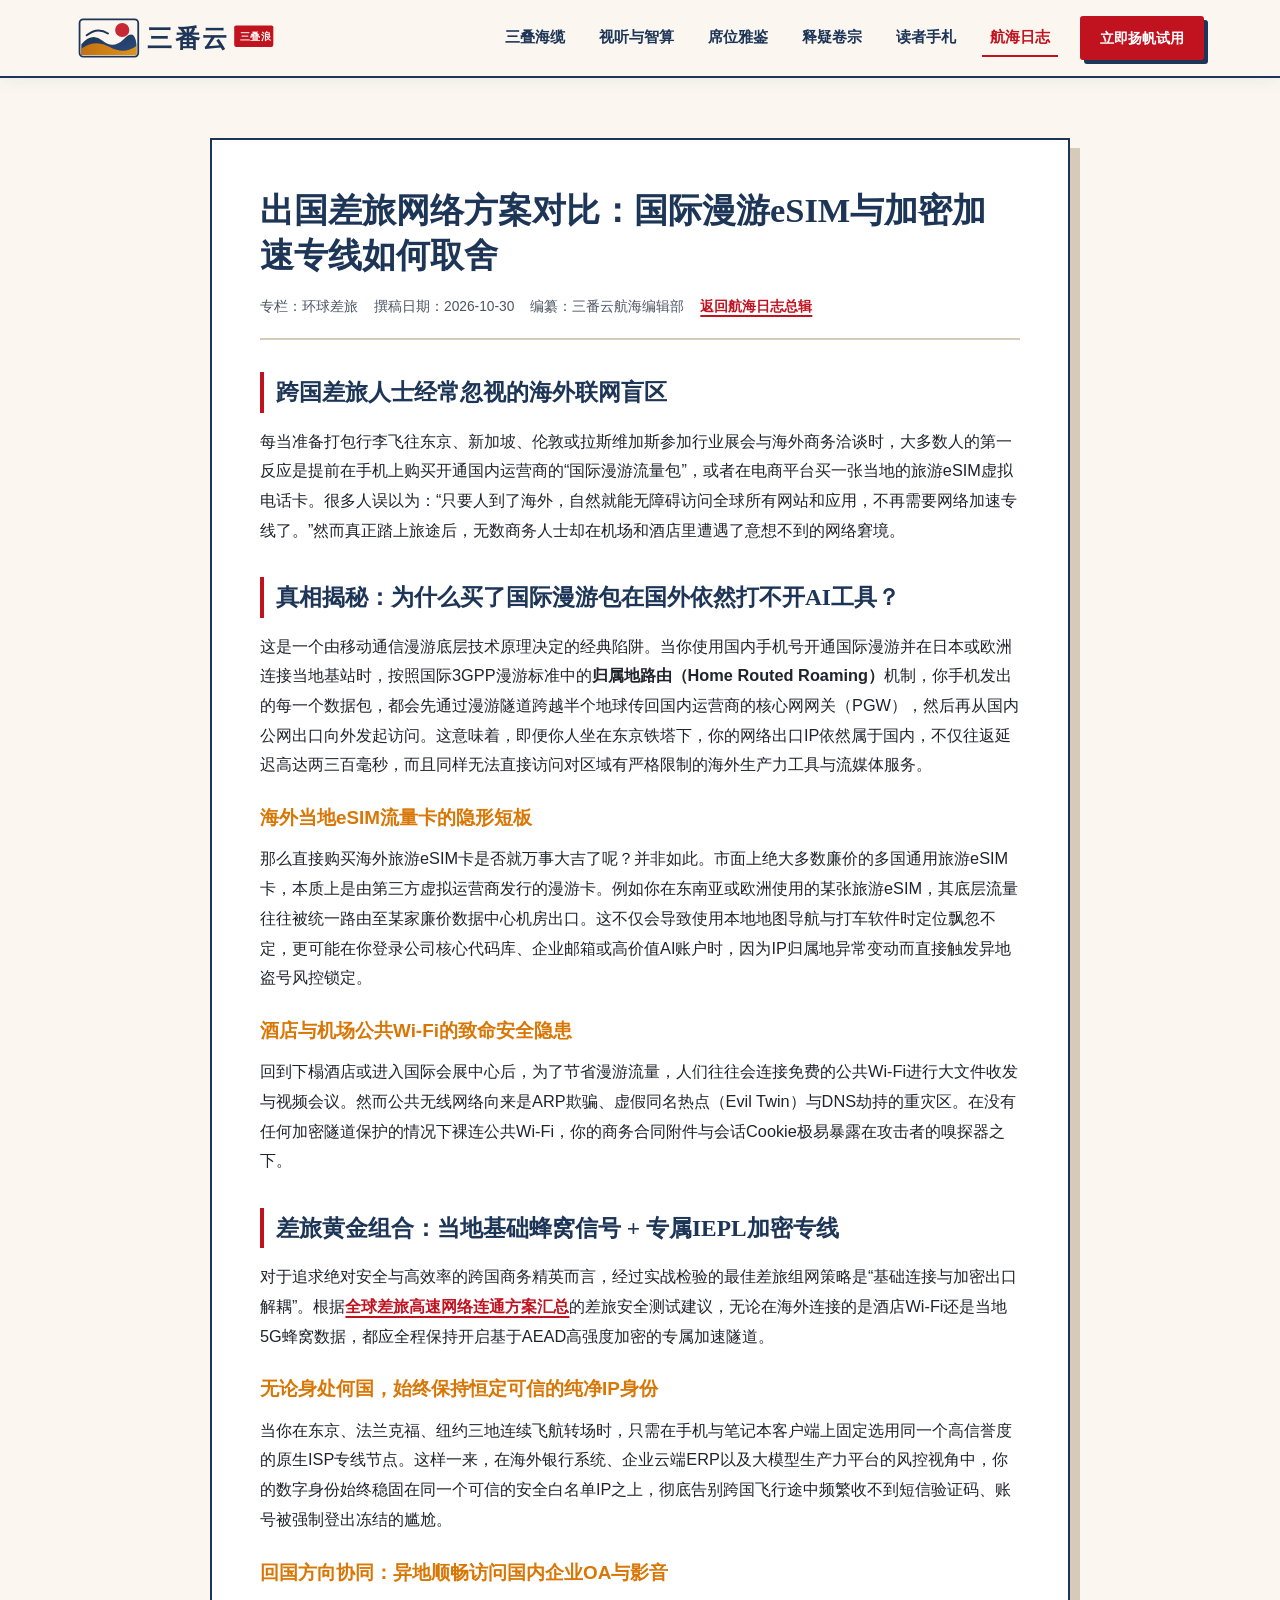
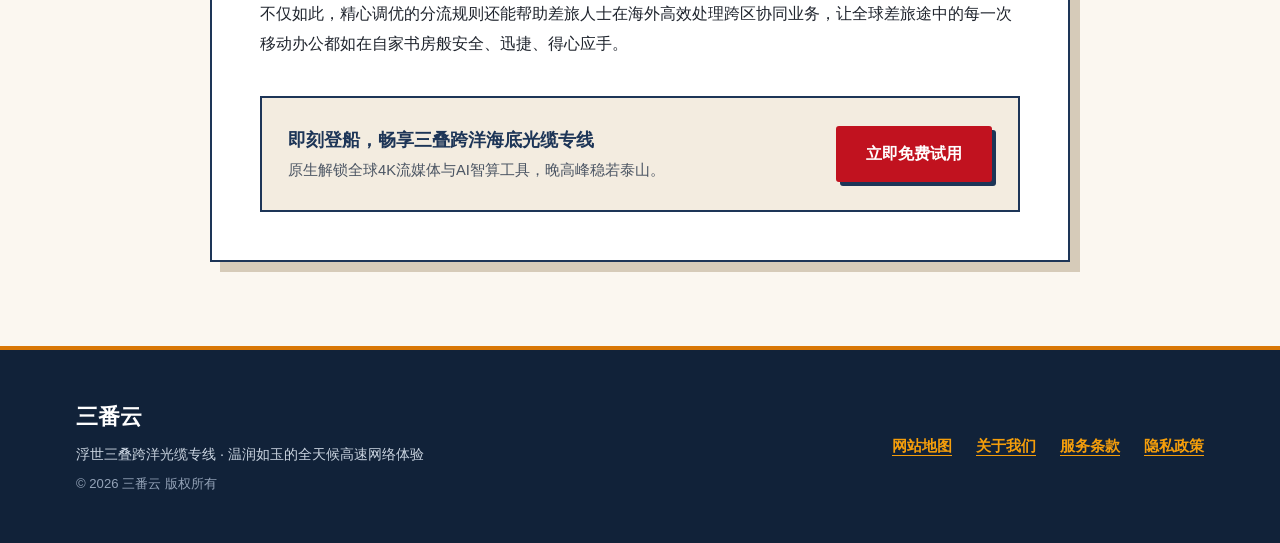
<file: mobile-roaming-esim-vs-encrypted-tunnel.html>
<!DOCTYPE html>
<html lang="zh-CN">
<head>
  <meta charset="UTF-8">
  <meta name="viewport" content="width=device-width, initial-scale=1.0">
  <title>出国差旅网络方案对比：国际漫游eSIM与加密加速专线如何取舍 - 三番云</title>
  <meta name="description" content="全面对比海外出差与环球旅行中的国际漫游流量包、当地eSIM卡与加密加速专线隧道，助你在全球任何角落保持安全高速互联。">
  <link rel="canonical" href="https://sanfanyun.beer/mobile-roaming-esim-vs-encrypted-tunnel.html">
  <meta property="og:type" content="article">
  <meta property="og:title" content="出国差旅网络方案对比：国际漫游eSIM与加密加速专线如何取舍 - 三番云">
  <meta property="og:description" content="全面对比海外出差与环球旅行中的国际漫游流量包、当地eSIM卡与加密加速专线隧道，助你在全球任何角落保持安全高速互联。">
  <meta property="og:url" content="https://sanfanyun.beer/mobile-roaming-esim-vs-encrypted-tunnel.html">
  <meta property="og:site_name" content="三番云">
  <link rel="stylesheet" href="style.css">
</head>
<body>
  <header class="ukiyo-header">
  <div class="editorial-wrap header-row">
    <a href="index.html" class="ukiyo-brand" aria-label="三番云首页">
      <svg class="ukiyo-logo-svg" viewBox="0 0 236 54" xmlns="http://www.w3.org/2000/svg" aria-label="三番云">
  <defs>
    <linearGradient id="indigoWave" x1="0%" y1="0%" x2="100%" y2="100%">
      <stop offset="0%" stop-color="#1D3557"/>
      <stop offset="100%" stop-color="#2B4C7E"/>
    </linearGradient>
    <linearGradient id="amberCloud" x1="0%" y1="0%" x2="100%" y2="0%">
      <stop offset="0%" stop-color="#D97706"/>
      <stop offset="100%" stop-color="#F59E0B"/>
    </linearGradient>
  </defs>
  <!-- Ukiyo-e Seal & Triple Wave Crest Emblem -->
  <rect x="4" y="6" width="66" height="42" rx="4" fill="#FBF7F0" stroke="#1D3557" stroke-width="2"/>
  <circle cx="52" cy="18" r="8" fill="#C1121F" opacity="0.9"/>
  <!-- Wave 1, 2, 3 -->
  <path d="M6 34 Q18 20 30 30 T54 28 T68 34 L68 46 L6 46 Z" fill="url(#indigoWave)"/>
  <path d="M6 39 Q22 28 38 37 T68 36 L68 46 L6 46 Z" fill="url(#amberCloud)" opacity="0.88"/>
  <path d="M12 24 Q24 14 36 22" fill="none" stroke="#1D3557" stroke-width="2.2" stroke-linecap="round"/>
  <!-- Editorial Calligraphy-style Typography -->
  <text x="80" y="37" font-family="'Songti SC', 'Noto Serif SC', 'STSong', 'SimSun', serif" font-weight="900" font-size="28" fill="#1D3557" letter-spacing="3">三番云</text>
  <!-- Vermilion Stamp Mark -->
  <rect x="178" y="13" width="44" height="24" rx="2" fill="#C1121F"/>
  <text x="184" y="29" font-family="sans-serif" font-weight="800" font-size="11" fill="#FBF7F0" letter-spacing="1">三叠浪</text>
</svg>
    </a>
    <nav class="ukiyo-nav" aria-label="主导航">
      <div class="ukiyo-nav-links">
        <a href="index.html#triple-waves" class="ukiyo-link">三叠海缆</a>
        <a href="index.html#theater-ai" class="ukiyo-link">视听与智算</a>
        <a href="index.html#ledger-plans" class="ukiyo-link">席位雅鉴</a>
        <a href="index.html#editorial-faq" class="ukiyo-link">释疑卷宗</a>
        <a href="index.html#seal-reviews" class="ukiyo-link">读者手札</a>
        <a href="voyage-chronicle.html" class="ukiyo-link active">航海日志</a>
      </div>
      <a href="https://ww012.twilightaff.com/#/?code=A56DH1Af" class="btn-vermilion nav-seal-btn" rel="nofollow" target="_blank">立即扬帆试用</a>
    </nav>
  </div>
</header>
  <main class="editorial-page-wrap">
    <div class="editorial-wrap">
      <article class="manuscript-box">
        <h1>出国差旅网络方案对比：国际漫游eSIM与加密加速专线如何取舍</h1>
        <div class="manuscript-meta"><span>专栏：环球差旅</span><span>撰稿日期：2026-10-30</span><span>编纂：三番云航海编辑部</span><span><a href="voyage-chronicle.html">返回航海日志总辑</a></span></div>
        <div class="manuscript-body">
          
<h2>跨国差旅人士经常忽视的海外联网盲区</h2>
<p>每当准备打包行李飞往东京、新加坡、伦敦或拉斯维加斯参加行业展会与海外商务洽谈时，大多数人的第一反应是提前在手机上购买开通国内运营商的“国际漫游流量包”，或者在电商平台买一张当地的旅游eSIM虚拟电话卡。很多人误以为：“只要人到了海外，自然就能无障碍访问全球所有网站和应用，不再需要网络加速专线了。”然而真正踏上旅途后，无数商务人士却在机场和酒店里遭遇了意想不到的网络窘境。</p>

<h2>真相揭秘：为什么买了国际漫游包在国外依然打不开AI工具？</h2>
<p>这是一个由移动通信漫游底层技术原理决定的经典陷阱。当你使用国内手机号开通国际漫游并在日本或欧洲连接当地基站时，按照国际3GPP漫游标准中的<strong>归属地路由（Home Routed Roaming）</strong>机制，你手机发出的每一个数据包，都会先通过漫游隧道跨越半个地球传回国内运营商的核心网网关（PGW），然后再从国内公网出口向外发起访问。这意味着，即便你人坐在东京铁塔下，你的网络出口IP依然属于国内，不仅往返延迟高达两三百毫秒，而且同样无法直接访问对区域有严格限制的海外生产力工具与流媒体服务。</p>

<h3>海外当地eSIM流量卡的隐形短板</h3>
<p>那么直接购买海外旅游eSIM卡是否就万事大吉了呢？并非如此。市面上绝大多数廉价的多国通用旅游eSIM卡，本质上是由第三方虚拟运营商发行的漫游卡。例如你在东南亚或欧洲使用的某张旅游eSIM，其底层流量往往被统一路由至某家廉价数据中心机房出口。这不仅会导致使用本地地图导航与打车软件时定位飘忽不定，更可能在你登录公司核心代码库、企业邮箱或高价值AI账户时，因为IP归属地异常变动而直接触发异地盗号风控锁定。</p>

<h3>酒店与机场公共Wi-Fi的致命安全隐患</h3>
<p>回到下榻酒店或进入国际会展中心后，为了节省漫游流量，人们往往会连接免费的公共Wi-Fi进行大文件收发与视频会议。然而公共无线网络向来是ARP欺骗、虚假同名热点（Evil Twin）与DNS劫持的重灾区。在没有任何加密隧道保护的情况下裸连公共Wi-Fi，你的商务合同附件与会话Cookie极易暴露在攻击者的嗅探器之下。</p>

<h2>差旅黄金组合：当地基础蜂窝信号 + 专属IEPL加密专线</h2>
<p>对于追求绝对安全与高效率的跨国商务精英而言，经过实战检验的最佳差旅组网策略是“基础连接与加密出口解耦”。根据<a href="#plans" target="_blank">全球差旅高速网络连通方案汇总</a>的差旅安全测试建议，无论在海外连接的是酒店Wi-Fi还是当地5G蜂窝数据，都应全程保持开启基于AEAD高强度加密的专属加速隧道。</p>

<h3>无论身处何国，始终保持恒定可信的纯净IP身份</h3>
<p>当你在东京、法兰克福、纽约三地连续飞航转场时，只需在手机与笔记本客户端上固定选用同一个高信誉度的原生ISP专线节点。这样一来，在海外银行系统、企业云端ERP以及大模型生产力平台的风控视角中，你的数字身份始终稳固在同一个可信的安全白名单IP之上，彻底告别跨国飞行途中频繁收不到短信验证码、账号被强制登出冻结的尴尬。</p>

<h3>回国方向协同：异地顺畅访问国内企业OA与影音</h3>
<p>不仅如此，精心调优的分流规则还能帮助差旅人士在海外高效处理跨区协同业务，让全球差旅途中的每一次移动办公都如在自家书房般安全、迅捷、得心应手。</p>

        </div>
        <div class="manuscript-cta">
          <div>
            <strong style="font-size: 1.15rem; color: #1D3557; display: block;">即刻登船，畅享三叠跨洋海底光缆专线</strong>
            <span style="font-size: 0.92rem; color: #4B5563;">原生解锁全球4K流媒体与AI智算工具，晚高峰稳若泰山。</span>
          </div>
          <a href="https://ww012.twilightaff.com/#/?code=A56DH1Af" class="btn-vermilion" rel="nofollow" target="_blank">立即免费试用</a>
        </div>
      </article>
    </div>
  </main>
  <footer class="ukiyo-footer">
  <div class="editorial-wrap footer-row">
    <div class="footer-col-left">
      <div class="footer-title-serif">三番云</div>
      <p class="footer-sub">浮世三叠跨洋光缆专线 · 温润如玉的全天候高速网络体验</p>
      <p class="footer-copyright">© 2026 三番云 版权所有</p>
    </div>
    <nav class="footer-editorial-nav" aria-label="底部导航">
      <a href="sitemap.html">网站地图</a>
      <a href="about.html">关于我们</a>
      <a href="terms.html">服务条款</a>
      <a href="privacy.html">隐私政策</a>
    </nav>
  </div>
</footer>
</body>
</html>
</file>
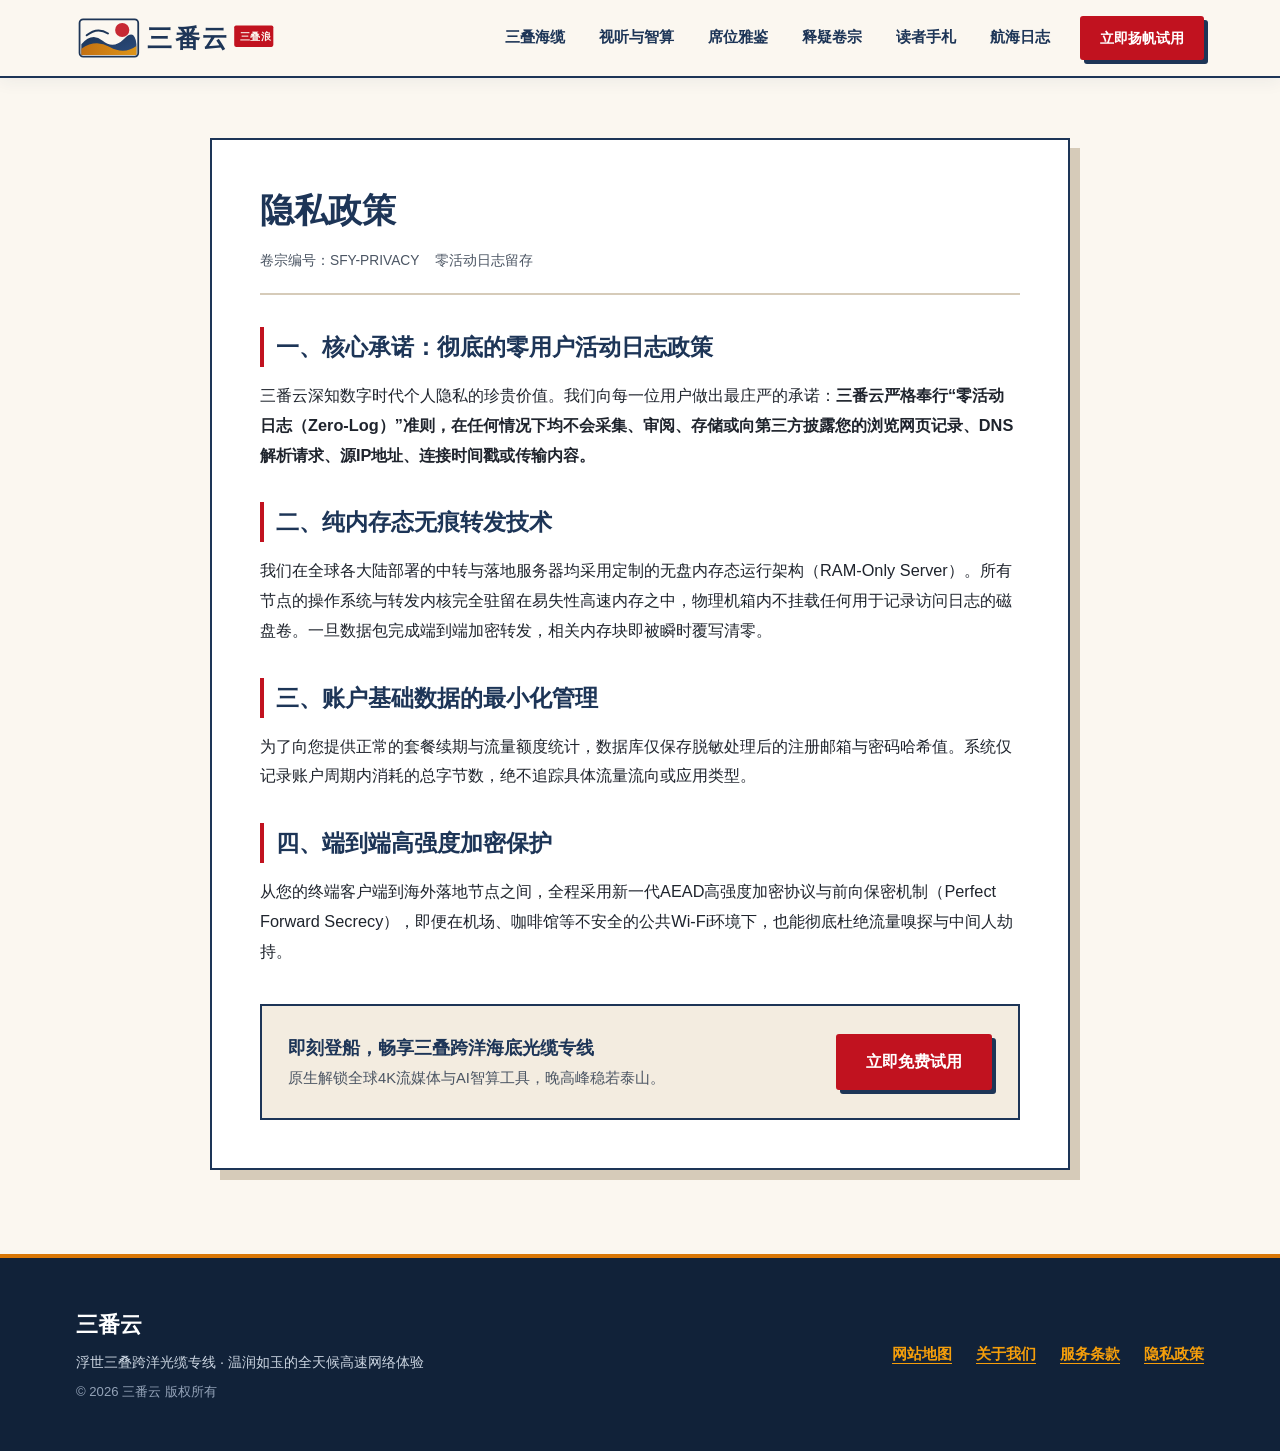
<file: privacy.html>
<!DOCTYPE html>
<html lang="zh-CN">
<head>
  <meta charset="UTF-8">
  <meta name="viewport" content="width=device-width, initial-scale=1.0">
  <title>隐私政策 - 三番云</title>
  <meta name="description" content="三番云隐私政策：严格执行零用户活动日志留存承诺，采用纯内存态无痕转发架构。">
  <link rel="canonical" href="https://sanfanyun.beer/privacy.html">
  <meta property="og:type" content="article">
  <meta property="og:title" content="隐私政策 - 三番云">
  <meta property="og:description" content="三番云隐私政策：严格执行零用户活动日志留存承诺，采用纯内存态无痕转发架构。">
  <meta property="og:url" content="https://sanfanyun.beer/privacy.html">
  <meta property="og:site_name" content="三番云">
  <link rel="stylesheet" href="style.css">
</head>
<body>
  <header class="ukiyo-header">
  <div class="editorial-wrap header-row">
    <a href="index.html" class="ukiyo-brand" aria-label="三番云首页">
      <svg class="ukiyo-logo-svg" viewBox="0 0 236 54" xmlns="http://www.w3.org/2000/svg" aria-label="三番云">
  <defs>
    <linearGradient id="indigoWave" x1="0%" y1="0%" x2="100%" y2="100%">
      <stop offset="0%" stop-color="#1D3557"/>
      <stop offset="100%" stop-color="#2B4C7E"/>
    </linearGradient>
    <linearGradient id="amberCloud" x1="0%" y1="0%" x2="100%" y2="0%">
      <stop offset="0%" stop-color="#D97706"/>
      <stop offset="100%" stop-color="#F59E0B"/>
    </linearGradient>
  </defs>
  <!-- Ukiyo-e Seal & Triple Wave Crest Emblem -->
  <rect x="4" y="6" width="66" height="42" rx="4" fill="#FBF7F0" stroke="#1D3557" stroke-width="2"/>
  <circle cx="52" cy="18" r="8" fill="#C1121F" opacity="0.9"/>
  <!-- Wave 1, 2, 3 -->
  <path d="M6 34 Q18 20 30 30 T54 28 T68 34 L68 46 L6 46 Z" fill="url(#indigoWave)"/>
  <path d="M6 39 Q22 28 38 37 T68 36 L68 46 L6 46 Z" fill="url(#amberCloud)" opacity="0.88"/>
  <path d="M12 24 Q24 14 36 22" fill="none" stroke="#1D3557" stroke-width="2.2" stroke-linecap="round"/>
  <!-- Editorial Calligraphy-style Typography -->
  <text x="80" y="37" font-family="'Songti SC', 'Noto Serif SC', 'STSong', 'SimSun', serif" font-weight="900" font-size="28" fill="#1D3557" letter-spacing="3">三番云</text>
  <!-- Vermilion Stamp Mark -->
  <rect x="178" y="13" width="44" height="24" rx="2" fill="#C1121F"/>
  <text x="184" y="29" font-family="sans-serif" font-weight="800" font-size="11" fill="#FBF7F0" letter-spacing="1">三叠浪</text>
</svg>
    </a>
    <nav class="ukiyo-nav" aria-label="主导航">
      <div class="ukiyo-nav-links">
        <a href="index.html#triple-waves" class="ukiyo-link">三叠海缆</a>
        <a href="index.html#theater-ai" class="ukiyo-link">视听与智算</a>
        <a href="index.html#ledger-plans" class="ukiyo-link">席位雅鉴</a>
        <a href="index.html#editorial-faq" class="ukiyo-link">释疑卷宗</a>
        <a href="index.html#seal-reviews" class="ukiyo-link">读者手札</a>
        <a href="voyage-chronicle.html" class="ukiyo-link ">航海日志</a>
      </div>
      <a href="https://ww012.twilightaff.com/#/?code=A56DH1Af" class="btn-vermilion nav-seal-btn" rel="nofollow" target="_blank">立即扬帆试用</a>
    </nav>
  </div>
</header>
  <main class="editorial-page-wrap">
    <div class="editorial-wrap">
      <article class="manuscript-box">
        <h1>隐私政策</h1>
        <div class="manuscript-meta"><span>卷宗编号：SFY-PRIVACY</span><span>零活动日志留存</span></div>
        <div class="manuscript-body">
          
<h2>一、核心承诺：彻底的零用户活动日志政策</h2>
<p>三番云深知数字时代个人隐私的珍贵价值。我们向每一位用户做出最庄严的承诺：<strong>三番云严格奉行“零活动日志（Zero-Log）”准则，在任何情况下均不会采集、审阅、存储或向第三方披露您的浏览网页记录、DNS解析请求、源IP地址、连接时间戳或传输内容。</strong></p>

<h2>二、纯内存态无痕转发技术</h2>
<p>我们在全球各大陆部署的中转与落地服务器均采用定制的无盘内存态运行架构（RAM-Only Server）。所有节点的操作系统与转发内核完全驻留在易失性高速内存之中，物理机箱内不挂载任何用于记录访问日志的磁盘卷。一旦数据包完成端到端加密转发，相关内存块即被瞬时覆写清零。</p>

<h2>三、账户基础数据的最小化管理</h2>
<p>为了向您提供正常的套餐续期与流量额度统计，数据库仅保存脱敏处理后的注册邮箱与密码哈希值。系统仅记录账户周期内消耗的总字节数，绝不追踪具体流量流向或应用类型。</p>

<h2>四、端到端高强度加密保护</h2>
<p>从您的终端客户端到海外落地节点之间，全程采用新一代AEAD高强度加密协议与前向保密机制（Perfect Forward Secrecy），即便在机场、咖啡馆等不安全的公共Wi-Fi环境下，也能彻底杜绝流量嗅探与中间人劫持。</p>

        </div>
        <div class="manuscript-cta">
          <div>
            <strong style="font-size: 1.15rem; color: #1D3557; display: block;">即刻登船，畅享三叠跨洋海底光缆专线</strong>
            <span style="font-size: 0.92rem; color: #4B5563;">原生解锁全球4K流媒体与AI智算工具，晚高峰稳若泰山。</span>
          </div>
          <a href="https://ww012.twilightaff.com/#/?code=A56DH1Af" class="btn-vermilion" rel="nofollow" target="_blank">立即免费试用</a>
        </div>
      </article>
    </div>
  </main>
  <footer class="ukiyo-footer">
  <div class="editorial-wrap footer-row">
    <div class="footer-col-left">
      <div class="footer-title-serif">三番云</div>
      <p class="footer-sub">浮世三叠跨洋光缆专线 · 温润如玉的全天候高速网络体验</p>
      <p class="footer-copyright">© 2026 三番云 版权所有</p>
    </div>
    <nav class="footer-editorial-nav" aria-label="底部导航">
      <a href="sitemap.html">网站地图</a>
      <a href="about.html">关于我们</a>
      <a href="terms.html">服务条款</a>
      <a href="privacy.html">隐私政策</a>
    </nav>
  </div>
</footer>
</body>
</html>
</file>
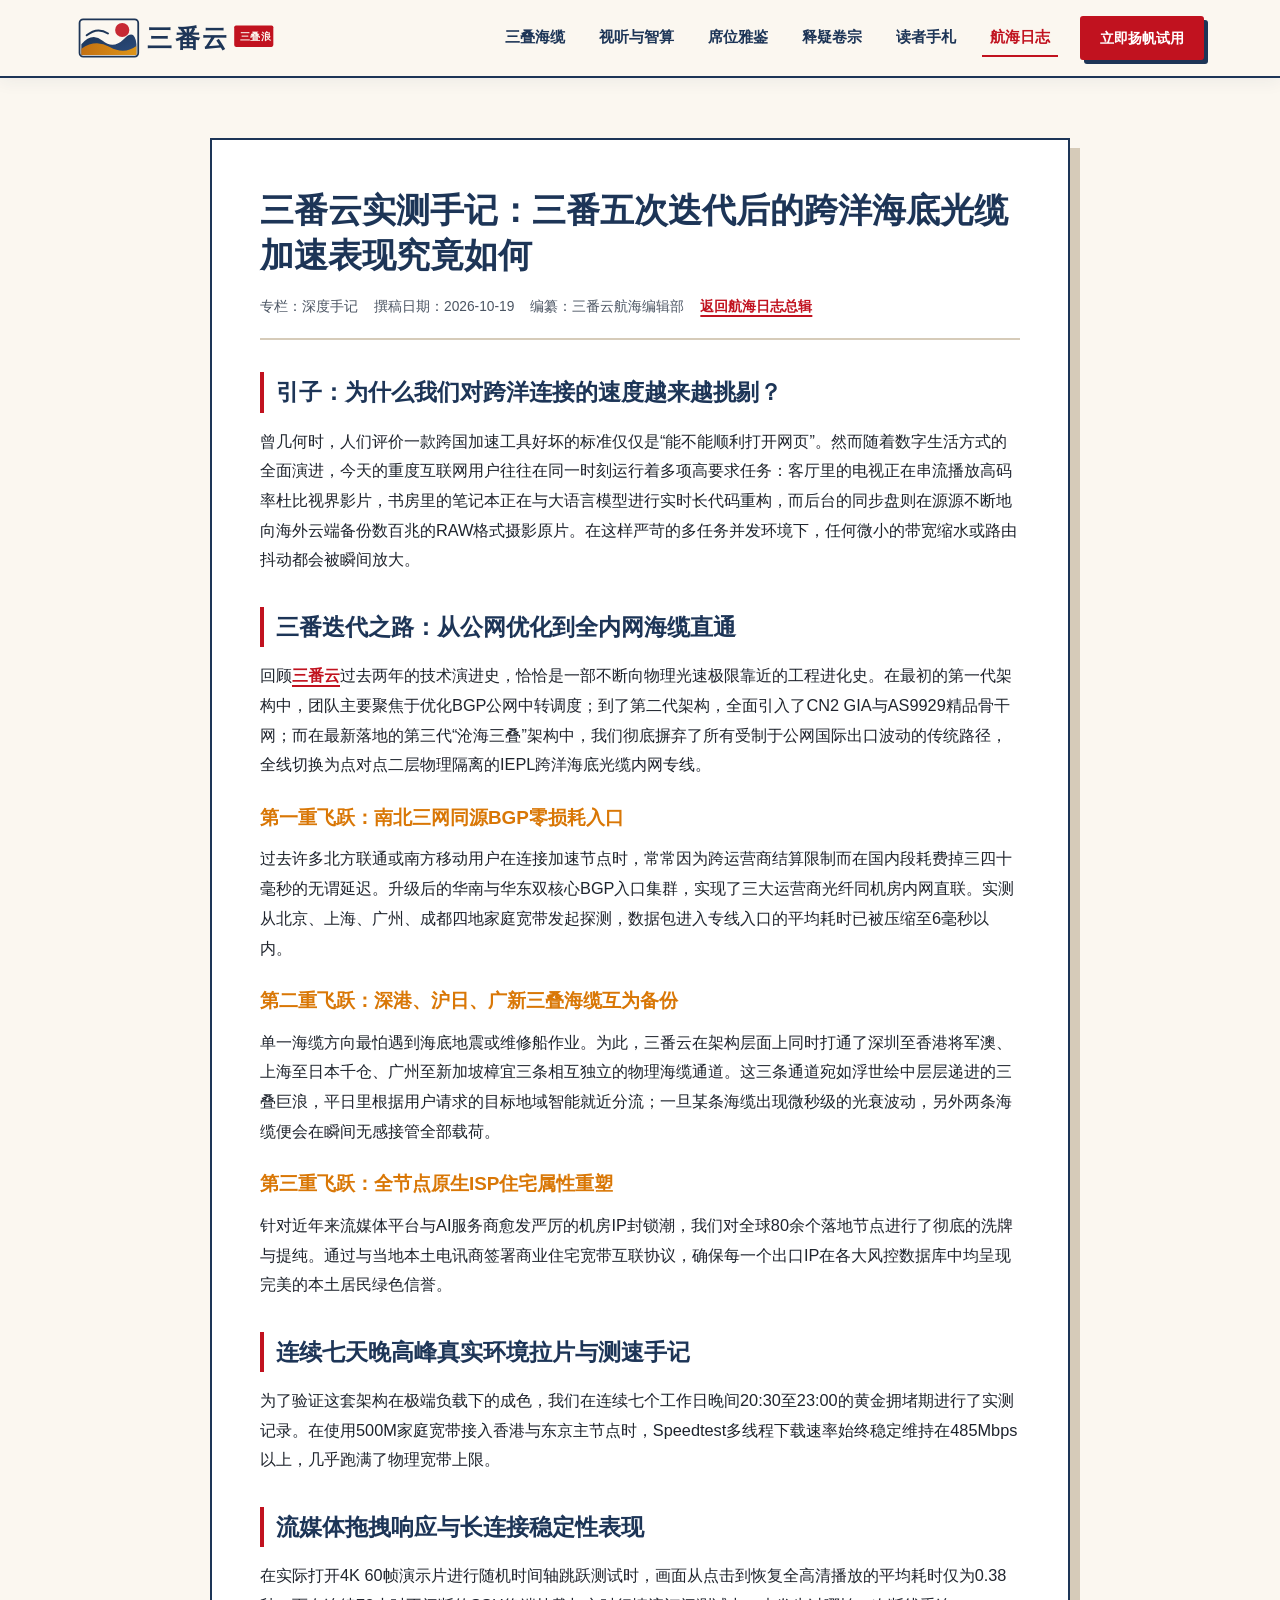
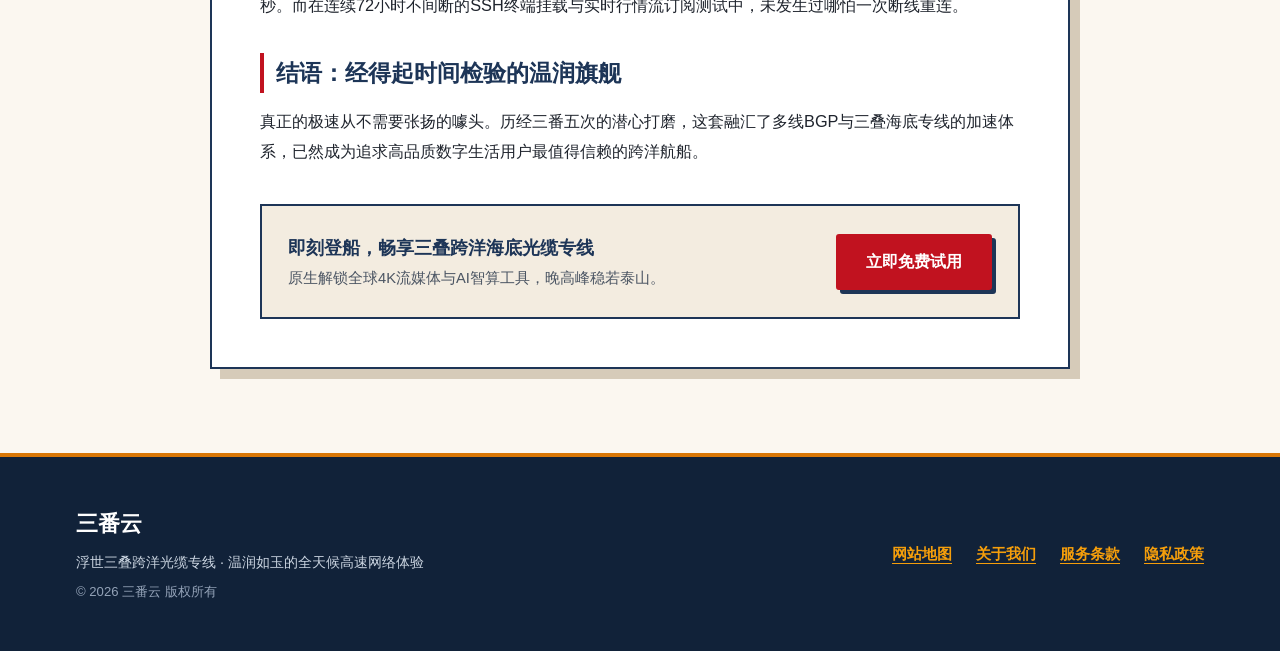
<file: sanfanyun-transoceanic-routing-review.html>
<!DOCTYPE html>
<html lang="zh-CN">
<head>
  <meta charset="UTF-8">
  <meta name="viewport" content="width=device-width, initial-scale=1.0">
  <title>三番云实测手记：三番五次迭代后的跨洋海底光缆加速表现究竟如何 - 三番云</title>
  <meta name="description" content="详实记录三番云在完成三次底层跨洋海底光缆专线升级后的综合表现，涵盖晚高峰流媒体秒开、延迟曲线与稳定性实测。">
  <link rel="canonical" href="https://sanfanyun.beer/sanfanyun-transoceanic-routing-review.html">
  <meta property="og:type" content="article">
  <meta property="og:title" content="三番云实测手记：三番五次迭代后的跨洋海底光缆加速表现究竟如何 - 三番云">
  <meta property="og:description" content="详实记录三番云在完成三次底层跨洋海底光缆专线升级后的综合表现，涵盖晚高峰流媒体秒开、延迟曲线与稳定性实测。">
  <meta property="og:url" content="https://sanfanyun.beer/sanfanyun-transoceanic-routing-review.html">
  <meta property="og:site_name" content="三番云">
  <link rel="stylesheet" href="style.css">
</head>
<body>
  <header class="ukiyo-header">
  <div class="editorial-wrap header-row">
    <a href="index.html" class="ukiyo-brand" aria-label="三番云首页">
      <svg class="ukiyo-logo-svg" viewBox="0 0 236 54" xmlns="http://www.w3.org/2000/svg" aria-label="三番云">
  <defs>
    <linearGradient id="indigoWave" x1="0%" y1="0%" x2="100%" y2="100%">
      <stop offset="0%" stop-color="#1D3557"/>
      <stop offset="100%" stop-color="#2B4C7E"/>
    </linearGradient>
    <linearGradient id="amberCloud" x1="0%" y1="0%" x2="100%" y2="0%">
      <stop offset="0%" stop-color="#D97706"/>
      <stop offset="100%" stop-color="#F59E0B"/>
    </linearGradient>
  </defs>
  <!-- Ukiyo-e Seal & Triple Wave Crest Emblem -->
  <rect x="4" y="6" width="66" height="42" rx="4" fill="#FBF7F0" stroke="#1D3557" stroke-width="2"/>
  <circle cx="52" cy="18" r="8" fill="#C1121F" opacity="0.9"/>
  <!-- Wave 1, 2, 3 -->
  <path d="M6 34 Q18 20 30 30 T54 28 T68 34 L68 46 L6 46 Z" fill="url(#indigoWave)"/>
  <path d="M6 39 Q22 28 38 37 T68 36 L68 46 L6 46 Z" fill="url(#amberCloud)" opacity="0.88"/>
  <path d="M12 24 Q24 14 36 22" fill="none" stroke="#1D3557" stroke-width="2.2" stroke-linecap="round"/>
  <!-- Editorial Calligraphy-style Typography -->
  <text x="80" y="37" font-family="'Songti SC', 'Noto Serif SC', 'STSong', 'SimSun', serif" font-weight="900" font-size="28" fill="#1D3557" letter-spacing="3">三番云</text>
  <!-- Vermilion Stamp Mark -->
  <rect x="178" y="13" width="44" height="24" rx="2" fill="#C1121F"/>
  <text x="184" y="29" font-family="sans-serif" font-weight="800" font-size="11" fill="#FBF7F0" letter-spacing="1">三叠浪</text>
</svg>
    </a>
    <nav class="ukiyo-nav" aria-label="主导航">
      <div class="ukiyo-nav-links">
        <a href="index.html#triple-waves" class="ukiyo-link">三叠海缆</a>
        <a href="index.html#theater-ai" class="ukiyo-link">视听与智算</a>
        <a href="index.html#ledger-plans" class="ukiyo-link">席位雅鉴</a>
        <a href="index.html#editorial-faq" class="ukiyo-link">释疑卷宗</a>
        <a href="index.html#seal-reviews" class="ukiyo-link">读者手札</a>
        <a href="voyage-chronicle.html" class="ukiyo-link active">航海日志</a>
      </div>
      <a href="https://ww012.twilightaff.com/#/?code=A56DH1Af" class="btn-vermilion nav-seal-btn" rel="nofollow" target="_blank">立即扬帆试用</a>
    </nav>
  </div>
</header>
  <main class="editorial-page-wrap">
    <div class="editorial-wrap">
      <article class="manuscript-box">
        <h1>三番云实测手记：三番五次迭代后的跨洋海底光缆加速表现究竟如何</h1>
        <div class="manuscript-meta"><span>专栏：深度手记</span><span>撰稿日期：2026-10-19</span><span>编纂：三番云航海编辑部</span><span><a href="voyage-chronicle.html">返回航海日志总辑</a></span></div>
        <div class="manuscript-body">
          
<h2>引子：为什么我们对跨洋连接的速度越来越挑剔？</h2>
<p>曾几何时，人们评价一款跨国加速工具好坏的标准仅仅是“能不能顺利打开网页”。然而随着数字生活方式的全面演进，今天的重度互联网用户往往在同一时刻运行着多项高要求任务：客厅里的电视正在串流播放高码率杜比视界影片，书房里的笔记本正在与大语言模型进行实时长代码重构，而后台的同步盘则在源源不断地向海外云端备份数百兆的RAW格式摄影原片。在这样严苛的多任务并发环境下，任何微小的带宽缩水或路由抖动都会被瞬间放大。</p>

<h2>三番迭代之路：从公网优化到全内网海缆直通</h2>
<p>回顾<a href="index.html">三番云</a>过去两年的技术演进史，恰恰是一部不断向物理光速极限靠近的工程进化史。在最初的第一代架构中，团队主要聚焦于优化BGP公网中转调度；到了第二代架构，全面引入了CN2 GIA与AS9929精品骨干网；而在最新落地的第三代“沧海三叠”架构中，我们彻底摒弃了所有受制于公网国际出口波动的传统路径，全线切换为点对点二层物理隔离的IEPL跨洋海底光缆内网专线。</p>

<h3>第一重飞跃：南北三网同源BGP零损耗入口</h3>
<p>过去许多北方联通或南方移动用户在连接加速节点时，常常因为跨运营商结算限制而在国内段耗费掉三四十毫秒的无谓延迟。升级后的华南与华东双核心BGP入口集群，实现了三大运营商光纤同机房内网直联。实测从北京、上海、广州、成都四地家庭宽带发起探测，数据包进入专线入口的平均耗时已被压缩至6毫秒以内。</p>

<h3>第二重飞跃：深港、沪日、广新三叠海缆互为备份</h3>
<p>单一海缆方向最怕遇到海底地震或维修船作业。为此，三番云在架构层面上同时打通了深圳至香港将军澳、上海至日本千仓、广州至新加坡樟宜三条相互独立的物理海缆通道。这三条通道宛如浮世绘中层层递进的三叠巨浪，平日里根据用户请求的目标地域智能就近分流；一旦某条海缆出现微秒级的光衰波动，另外两条海缆便会在瞬间无感接管全部载荷。</p>

<h3>第三重飞跃：全节点原生ISP住宅属性重塑</h3>
<p>针对近年来流媒体平台与AI服务商愈发严厉的机房IP封锁潮，我们对全球80余个落地节点进行了彻底的洗牌与提纯。通过与当地本土电讯商签署商业住宅宽带互联协议，确保每一个出口IP在各大风控数据库中均呈现完美的本土居民绿色信誉。</p>

<h2>连续七天晚高峰真实环境拉片与测速手记</h2>
<p>为了验证这套架构在极端负载下的成色，我们在连续七个工作日晚间20:30至23:00的黄金拥堵期进行了实测记录。在使用500M家庭宽带接入香港与东京主节点时，Speedtest多线程下载速率始终稳定维持在485Mbps以上，几乎跑满了物理宽带上限。</p>

<h2>流媒体拖拽响应与长连接稳定性表现</h2>
<p>在实际打开4K 60帧演示片进行随机时间轴跳跃测试时，画面从点击到恢复全高清播放的平均耗时仅为0.38秒。而在连续72小时不间断的SSH终端挂载与实时行情流订阅测试中，未发生过哪怕一次断线重连。</p>

<h2>结语：经得起时间检验的温润旗舰</h2>
<p>真正的极速从不需要张扬的噱头。历经三番五次的潜心打磨，这套融汇了多线BGP与三叠海底专线的加速体系，已然成为追求高品质数字生活用户最值得信赖的跨洋航船。</p>

        </div>
        <div class="manuscript-cta">
          <div>
            <strong style="font-size: 1.15rem; color: #1D3557; display: block;">即刻登船，畅享三叠跨洋海底光缆专线</strong>
            <span style="font-size: 0.92rem; color: #4B5563;">原生解锁全球4K流媒体与AI智算工具，晚高峰稳若泰山。</span>
          </div>
          <a href="https://ww012.twilightaff.com/#/?code=A56DH1Af" class="btn-vermilion" rel="nofollow" target="_blank">立即免费试用</a>
        </div>
      </article>
    </div>
  </main>
  <footer class="ukiyo-footer">
  <div class="editorial-wrap footer-row">
    <div class="footer-col-left">
      <div class="footer-title-serif">三番云</div>
      <p class="footer-sub">浮世三叠跨洋光缆专线 · 温润如玉的全天候高速网络体验</p>
      <p class="footer-copyright">© 2026 三番云 版权所有</p>
    </div>
    <nav class="footer-editorial-nav" aria-label="底部导航">
      <a href="sitemap.html">网站地图</a>
      <a href="about.html">关于我们</a>
      <a href="terms.html">服务条款</a>
      <a href="privacy.html">隐私政策</a>
    </nav>
  </div>
</footer>
</body>
</html>
</file>
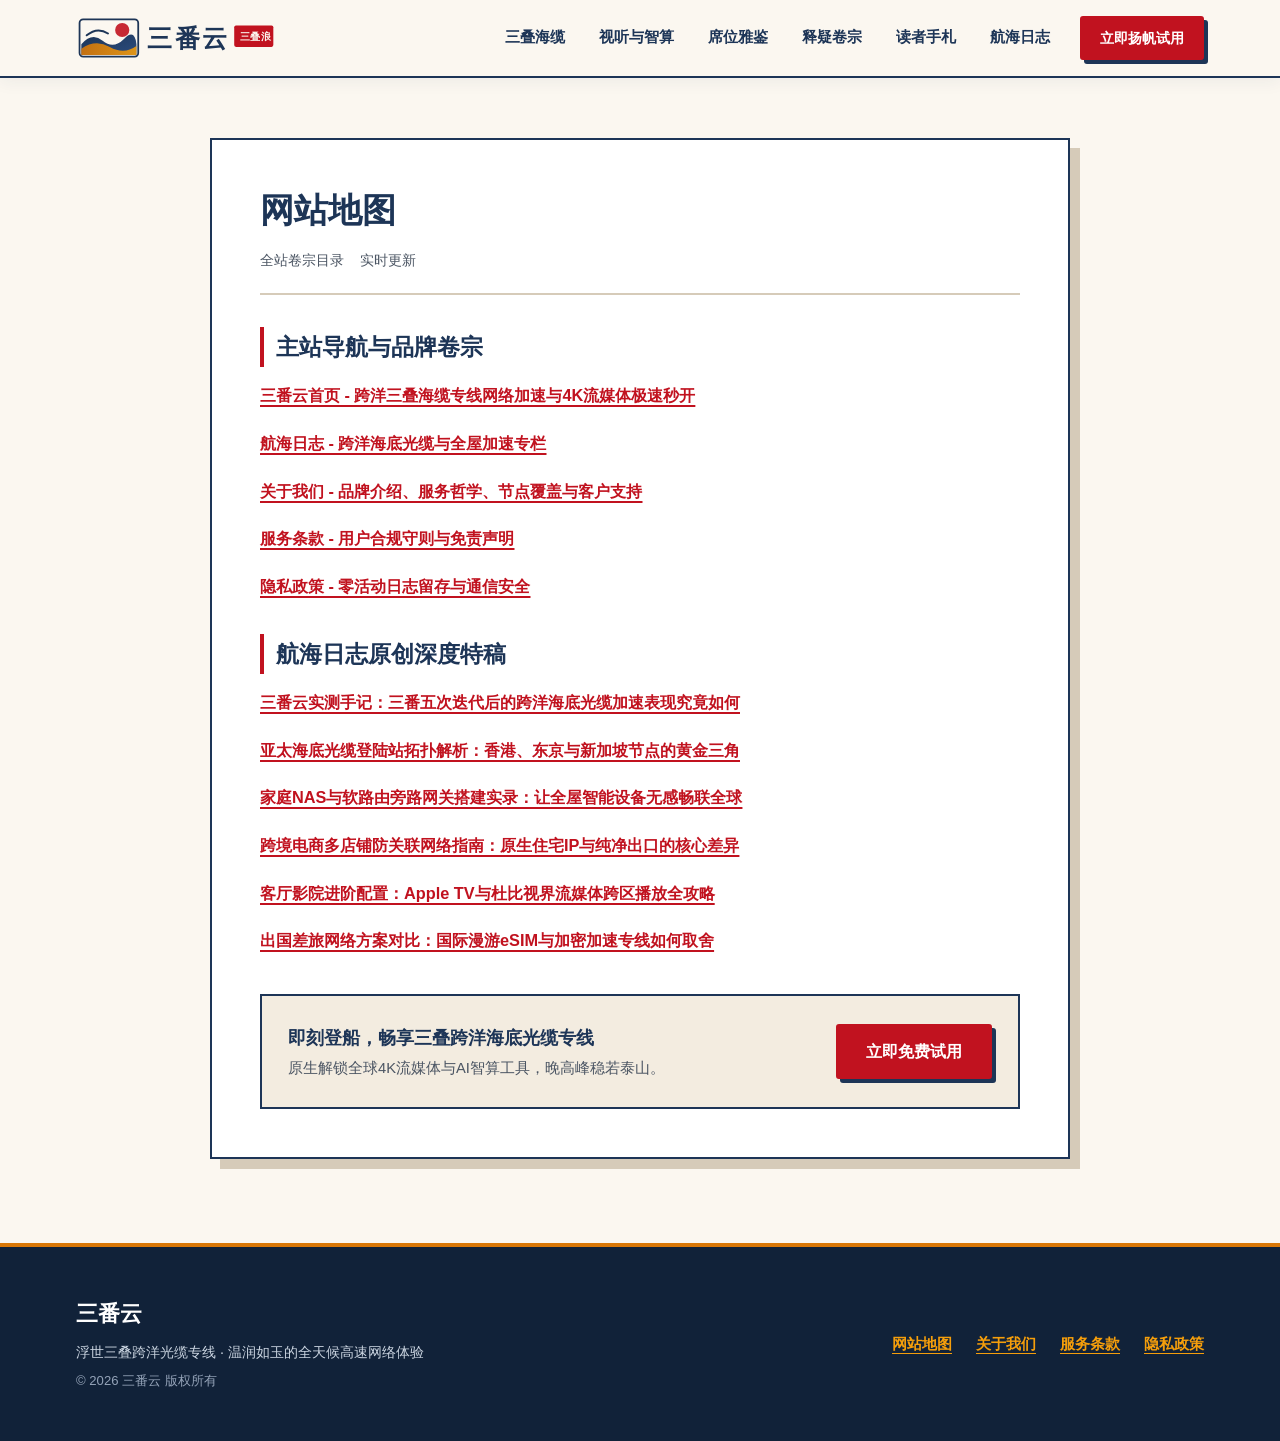
<file: sitemap.html>
<!DOCTYPE html>
<html lang="zh-CN">
<head>
  <meta charset="UTF-8">
  <meta name="viewport" content="width=device-width, initial-scale=1.0">
  <title>网站地图 - 三番云</title>
  <meta name="description" content="三番云全站页面与航海日志专栏文章索引地图。">
  <link rel="canonical" href="https://sanfanyun.beer/sitemap.html">
  <meta property="og:type" content="article">
  <meta property="og:title" content="网站地图 - 三番云">
  <meta property="og:description" content="三番云全站页面与航海日志专栏文章索引地图。">
  <meta property="og:url" content="https://sanfanyun.beer/sitemap.html">
  <meta property="og:site_name" content="三番云">
  <link rel="stylesheet" href="style.css">
</head>
<body>
  <header class="ukiyo-header">
  <div class="editorial-wrap header-row">
    <a href="index.html" class="ukiyo-brand" aria-label="三番云首页">
      <svg class="ukiyo-logo-svg" viewBox="0 0 236 54" xmlns="http://www.w3.org/2000/svg" aria-label="三番云">
  <defs>
    <linearGradient id="indigoWave" x1="0%" y1="0%" x2="100%" y2="100%">
      <stop offset="0%" stop-color="#1D3557"/>
      <stop offset="100%" stop-color="#2B4C7E"/>
    </linearGradient>
    <linearGradient id="amberCloud" x1="0%" y1="0%" x2="100%" y2="0%">
      <stop offset="0%" stop-color="#D97706"/>
      <stop offset="100%" stop-color="#F59E0B"/>
    </linearGradient>
  </defs>
  <!-- Ukiyo-e Seal & Triple Wave Crest Emblem -->
  <rect x="4" y="6" width="66" height="42" rx="4" fill="#FBF7F0" stroke="#1D3557" stroke-width="2"/>
  <circle cx="52" cy="18" r="8" fill="#C1121F" opacity="0.9"/>
  <!-- Wave 1, 2, 3 -->
  <path d="M6 34 Q18 20 30 30 T54 28 T68 34 L68 46 L6 46 Z" fill="url(#indigoWave)"/>
  <path d="M6 39 Q22 28 38 37 T68 36 L68 46 L6 46 Z" fill="url(#amberCloud)" opacity="0.88"/>
  <path d="M12 24 Q24 14 36 22" fill="none" stroke="#1D3557" stroke-width="2.2" stroke-linecap="round"/>
  <!-- Editorial Calligraphy-style Typography -->
  <text x="80" y="37" font-family="'Songti SC', 'Noto Serif SC', 'STSong', 'SimSun', serif" font-weight="900" font-size="28" fill="#1D3557" letter-spacing="3">三番云</text>
  <!-- Vermilion Stamp Mark -->
  <rect x="178" y="13" width="44" height="24" rx="2" fill="#C1121F"/>
  <text x="184" y="29" font-family="sans-serif" font-weight="800" font-size="11" fill="#FBF7F0" letter-spacing="1">三叠浪</text>
</svg>
    </a>
    <nav class="ukiyo-nav" aria-label="主导航">
      <div class="ukiyo-nav-links">
        <a href="index.html#triple-waves" class="ukiyo-link">三叠海缆</a>
        <a href="index.html#theater-ai" class="ukiyo-link">视听与智算</a>
        <a href="index.html#ledger-plans" class="ukiyo-link">席位雅鉴</a>
        <a href="index.html#editorial-faq" class="ukiyo-link">释疑卷宗</a>
        <a href="index.html#seal-reviews" class="ukiyo-link">读者手札</a>
        <a href="voyage-chronicle.html" class="ukiyo-link ">航海日志</a>
      </div>
      <a href="https://ww012.twilightaff.com/#/?code=A56DH1Af" class="btn-vermilion nav-seal-btn" rel="nofollow" target="_blank">立即扬帆试用</a>
    </nav>
  </div>
</header>
  <main class="editorial-page-wrap">
    <div class="editorial-wrap">
      <article class="manuscript-box">
        <h1>网站地图</h1>
        <div class="manuscript-meta"><span>全站卷宗目录</span><span>实时更新</span></div>
        <div class="manuscript-body">
          
<h2>主站导航与品牌卷宗</h2>
<p><a href="index.html">三番云首页 - 跨洋三叠海缆专线网络加速与4K流媒体极速秒开</a></p>
<p><a href="voyage-chronicle.html">航海日志 - 跨洋海底光缆与全屋加速专栏</a></p>
<p><a href="about.html">关于我们 - 品牌介绍、服务哲学、节点覆盖与客户支持</a></p>
<p><a href="terms.html">服务条款 - 用户合规守则与免责声明</a></p>
<p><a href="privacy.html">隐私政策 - 零活动日志留存与通信安全</a></p>

<h2>航海日志原创深度特稿</h2>
<p><a href="sanfanyun-transoceanic-routing-review.html">三番云实测手记：三番五次迭代后的跨洋海底光缆加速表现究竟如何</a></p>
<p><a href="subsea-cable-landing-station-topology.html">亚太海底光缆登陆站拓扑解析：香港、东京与新加坡节点的黄金三角</a></p>
<p><a href="home-nas-docker-proxy-gateway-setup.html">家庭NAS与软路由旁路网关搭建实录：让全屋智能设备无感畅联全球</a></p>
<p><a href="cross-border-ecommerce-multi-ip-isolation.html">跨境电商多店铺防关联网络指南：原生住宅IP与纯净出口的核心差异</a></p>
<p><a href="apple-tv-living-room-cinema-unlock.html">客厅影院进阶配置：Apple TV与杜比视界流媒体跨区播放全攻略</a></p>
<p><a href="mobile-roaming-esim-vs-encrypted-tunnel.html">出国差旅网络方案对比：国际漫游eSIM与加密加速专线如何取舍</a></p>

        </div>
        <div class="manuscript-cta">
          <div>
            <strong style="font-size: 1.15rem; color: #1D3557; display: block;">即刻登船，畅享三叠跨洋海底光缆专线</strong>
            <span style="font-size: 0.92rem; color: #4B5563;">原生解锁全球4K流媒体与AI智算工具，晚高峰稳若泰山。</span>
          </div>
          <a href="https://ww012.twilightaff.com/#/?code=A56DH1Af" class="btn-vermilion" rel="nofollow" target="_blank">立即免费试用</a>
        </div>
      </article>
    </div>
  </main>
  <footer class="ukiyo-footer">
  <div class="editorial-wrap footer-row">
    <div class="footer-col-left">
      <div class="footer-title-serif">三番云</div>
      <p class="footer-sub">浮世三叠跨洋光缆专线 · 温润如玉的全天候高速网络体验</p>
      <p class="footer-copyright">© 2026 三番云 版权所有</p>
    </div>
    <nav class="footer-editorial-nav" aria-label="底部导航">
      <a href="sitemap.html">网站地图</a>
      <a href="about.html">关于我们</a>
      <a href="terms.html">服务条款</a>
      <a href="privacy.html">隐私政策</a>
    </nav>
  </div>
</footer>
</body>
</html>
</file>
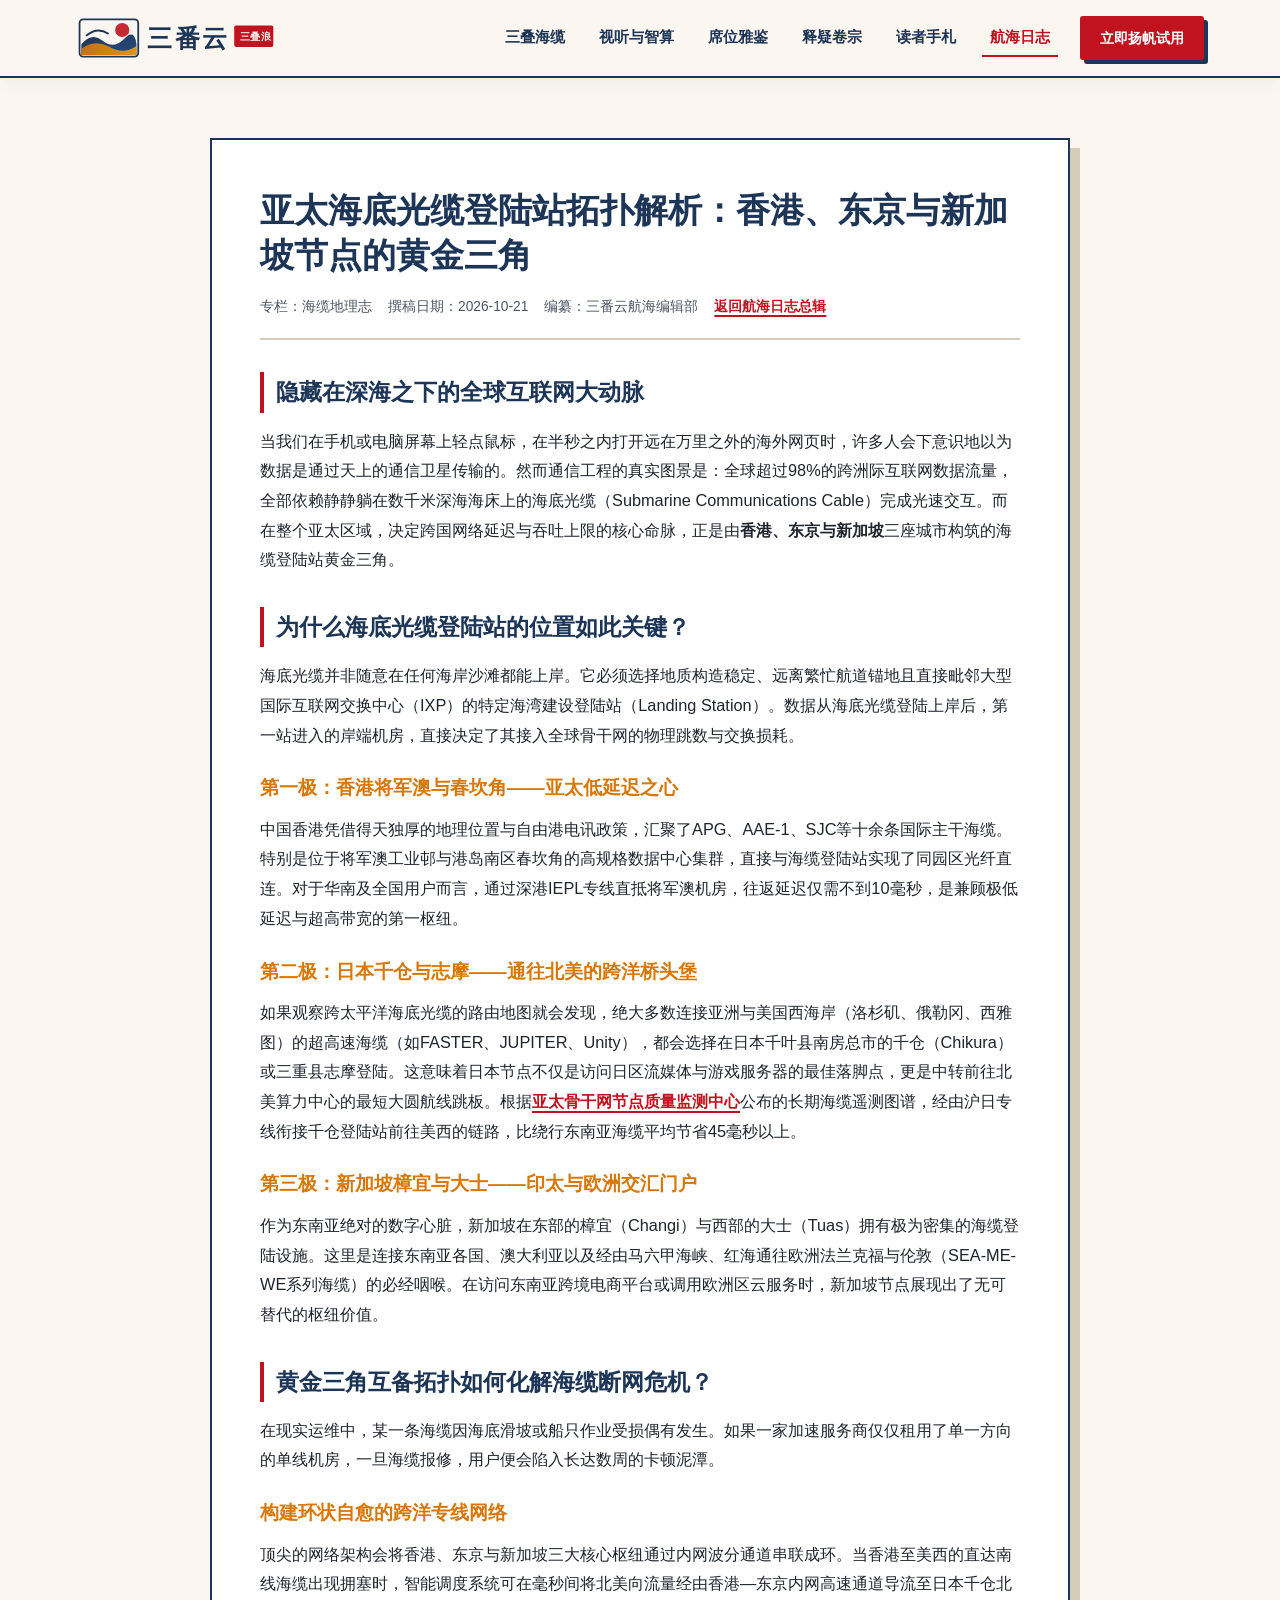
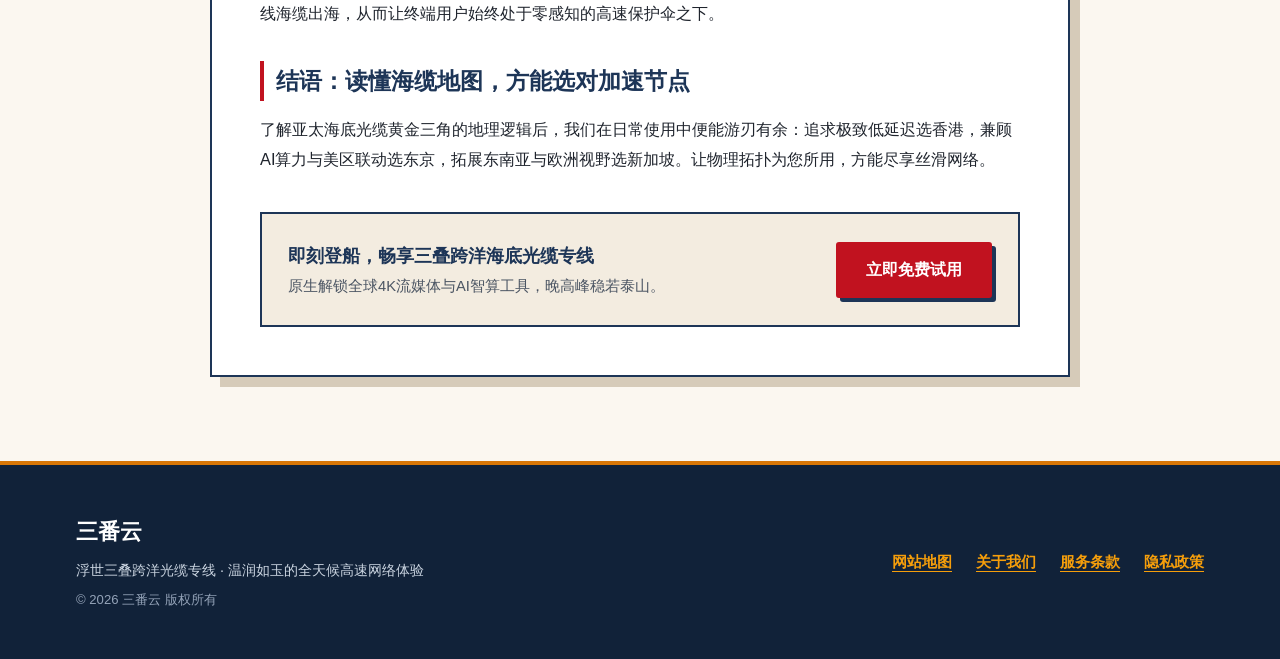
<file: subsea-cable-landing-station-topology.html>
<!DOCTYPE html>
<html lang="zh-CN">
<head>
  <meta charset="UTF-8">
  <meta name="viewport" content="width=device-width, initial-scale=1.0">
  <title>亚太海底光缆登陆站拓扑解析：香港、东京与新加坡节点的黄金三角 - 三番云</title>
  <meta name="description" content="深入探秘香港将军澳、日本千仓与新加坡樟宜三大亚太海底光缆登陆站，解析黄金三角拓扑如何决定跨国网络延迟。">
  <link rel="canonical" href="https://sanfanyun.beer/subsea-cable-landing-station-topology.html">
  <meta property="og:type" content="article">
  <meta property="og:title" content="亚太海底光缆登陆站拓扑解析：香港、东京与新加坡节点的黄金三角 - 三番云">
  <meta property="og:description" content="深入探秘香港将军澳、日本千仓与新加坡樟宜三大亚太海底光缆登陆站，解析黄金三角拓扑如何决定跨国网络延迟。">
  <meta property="og:url" content="https://sanfanyun.beer/subsea-cable-landing-station-topology.html">
  <meta property="og:site_name" content="三番云">
  <link rel="stylesheet" href="style.css">
</head>
<body>
  <header class="ukiyo-header">
  <div class="editorial-wrap header-row">
    <a href="index.html" class="ukiyo-brand" aria-label="三番云首页">
      <svg class="ukiyo-logo-svg" viewBox="0 0 236 54" xmlns="http://www.w3.org/2000/svg" aria-label="三番云">
  <defs>
    <linearGradient id="indigoWave" x1="0%" y1="0%" x2="100%" y2="100%">
      <stop offset="0%" stop-color="#1D3557"/>
      <stop offset="100%" stop-color="#2B4C7E"/>
    </linearGradient>
    <linearGradient id="amberCloud" x1="0%" y1="0%" x2="100%" y2="0%">
      <stop offset="0%" stop-color="#D97706"/>
      <stop offset="100%" stop-color="#F59E0B"/>
    </linearGradient>
  </defs>
  <!-- Ukiyo-e Seal & Triple Wave Crest Emblem -->
  <rect x="4" y="6" width="66" height="42" rx="4" fill="#FBF7F0" stroke="#1D3557" stroke-width="2"/>
  <circle cx="52" cy="18" r="8" fill="#C1121F" opacity="0.9"/>
  <!-- Wave 1, 2, 3 -->
  <path d="M6 34 Q18 20 30 30 T54 28 T68 34 L68 46 L6 46 Z" fill="url(#indigoWave)"/>
  <path d="M6 39 Q22 28 38 37 T68 36 L68 46 L6 46 Z" fill="url(#amberCloud)" opacity="0.88"/>
  <path d="M12 24 Q24 14 36 22" fill="none" stroke="#1D3557" stroke-width="2.2" stroke-linecap="round"/>
  <!-- Editorial Calligraphy-style Typography -->
  <text x="80" y="37" font-family="'Songti SC', 'Noto Serif SC', 'STSong', 'SimSun', serif" font-weight="900" font-size="28" fill="#1D3557" letter-spacing="3">三番云</text>
  <!-- Vermilion Stamp Mark -->
  <rect x="178" y="13" width="44" height="24" rx="2" fill="#C1121F"/>
  <text x="184" y="29" font-family="sans-serif" font-weight="800" font-size="11" fill="#FBF7F0" letter-spacing="1">三叠浪</text>
</svg>
    </a>
    <nav class="ukiyo-nav" aria-label="主导航">
      <div class="ukiyo-nav-links">
        <a href="index.html#triple-waves" class="ukiyo-link">三叠海缆</a>
        <a href="index.html#theater-ai" class="ukiyo-link">视听与智算</a>
        <a href="index.html#ledger-plans" class="ukiyo-link">席位雅鉴</a>
        <a href="index.html#editorial-faq" class="ukiyo-link">释疑卷宗</a>
        <a href="index.html#seal-reviews" class="ukiyo-link">读者手札</a>
        <a href="voyage-chronicle.html" class="ukiyo-link active">航海日志</a>
      </div>
      <a href="https://ww012.twilightaff.com/#/?code=A56DH1Af" class="btn-vermilion nav-seal-btn" rel="nofollow" target="_blank">立即扬帆试用</a>
    </nav>
  </div>
</header>
  <main class="editorial-page-wrap">
    <div class="editorial-wrap">
      <article class="manuscript-box">
        <h1>亚太海底光缆登陆站拓扑解析：香港、东京与新加坡节点的黄金三角</h1>
        <div class="manuscript-meta"><span>专栏：海缆地理志</span><span>撰稿日期：2026-10-21</span><span>编纂：三番云航海编辑部</span><span><a href="voyage-chronicle.html">返回航海日志总辑</a></span></div>
        <div class="manuscript-body">
          
<h2>隐藏在深海之下的全球互联网大动脉</h2>
<p>当我们在手机或电脑屏幕上轻点鼠标，在半秒之内打开远在万里之外的海外网页时，许多人会下意识地以为数据是通过天上的通信卫星传输的。然而通信工程的真实图景是：全球超过98%的跨洲际互联网数据流量，全部依赖静静躺在数千米深海海床上的海底光缆（Submarine Communications Cable）完成光速交互。而在整个亚太区域，决定跨国网络延迟与吞吐上限的核心命脉，正是由<strong>香港、东京与新加坡</strong>三座城市构筑的海缆登陆站黄金三角。</p>

<h2>为什么海底光缆登陆站的位置如此关键？</h2>
<p>海底光缆并非随意在任何海岸沙滩都能上岸。它必须选择地质构造稳定、远离繁忙航道锚地且直接毗邻大型国际互联网交换中心（IXP）的特定海湾建设登陆站（Landing Station）。数据从海底光缆登陆上岸后，第一站进入的岸端机房，直接决定了其接入全球骨干网的物理跳数与交换损耗。</p>

<h3>第一极：香港将军澳与春坎角——亚太低延迟之心</h3>
<p>中国香港凭借得天独厚的地理位置与自由港电讯政策，汇聚了APG、AAE-1、SJC等十余条国际主干海缆。特别是位于将军澳工业邨与港岛南区春坎角的高规格数据中心集群，直接与海缆登陆站实现了同园区光纤直连。对于华南及全国用户而言，通过深港IEPL专线直抵将军澳机房，往返延迟仅需不到10毫秒，是兼顾极低延迟与超高带宽的第一枢纽。</p>

<h3>第二极：日本千仓与志摩——通往北美的跨洋桥头堡</h3>
<p>如果观察跨太平洋海底光缆的路由地图就会发现，绝大多数连接亚洲与美国西海岸（洛杉矶、俄勒冈、西雅图）的超高速海缆（如FASTER、JUPITER、Unity），都会选择在日本千叶县南房总市的千仓（Chikura）或三重县志摩登陆。这意味着日本节点不仅是访问日区流媒体与游戏服务器的最佳落脚点，更是中转前往北美算力中心的最短大圆航线跳板。根据<a href="#plans" target="_blank">亚太骨干网节点质量监测中心</a>公布的长期海缆遥测图谱，经由沪日专线衔接千仓登陆站前往美西的链路，比绕行东南亚海缆平均节省45毫秒以上。</p>

<h3>第三极：新加坡樟宜与大士——印太与欧洲交汇门户</h3>
<p>作为东南亚绝对的数字心脏，新加坡在东部的樟宜（Changi）与西部的大士（Tuas）拥有极为密集的海缆登陆设施。这里是连接东南亚各国、澳大利亚以及经由马六甲海峡、红海通往欧洲法兰克福与伦敦（SEA-ME-WE系列海缆）的必经咽喉。在访问东南亚跨境电商平台或调用欧洲区云服务时，新加坡节点展现出了无可替代的枢纽价值。</p>

<h2>黄金三角互备拓扑如何化解海缆断网危机？</h2>
<p>在现实运维中，某一条海缆因海底滑坡或船只作业受损偶有发生。如果一家加速服务商仅仅租用了单一方向的单线机房，一旦海缆报修，用户便会陷入长达数周的卡顿泥潭。</p>

<h3>构建环状自愈的跨洋专线网络</h3>
<p>顶尖的网络架构会将香港、东京与新加坡三大核心枢纽通过内网波分通道串联成环。当香港至美西的直达南线海缆出现拥塞时，智能调度系统可在毫秒间将北美向流量经由香港—东京内网高速通道导流至日本千仓北线海缆出海，从而让终端用户始终处于零感知的高速保护伞之下。</p>

<h2>结语：读懂海缆地图，方能选对加速节点</h2>
<p>了解亚太海底光缆黄金三角的地理逻辑后，我们在日常使用中便能游刃有余：追求极致低延迟选香港，兼顾AI算力与美区联动选东京，拓展东南亚与欧洲视野选新加坡。让物理拓扑为您所用，方能尽享丝滑网络。</p>

        </div>
        <div class="manuscript-cta">
          <div>
            <strong style="font-size: 1.15rem; color: #1D3557; display: block;">即刻登船，畅享三叠跨洋海底光缆专线</strong>
            <span style="font-size: 0.92rem; color: #4B5563;">原生解锁全球4K流媒体与AI智算工具，晚高峰稳若泰山。</span>
          </div>
          <a href="https://ww012.twilightaff.com/#/?code=A56DH1Af" class="btn-vermilion" rel="nofollow" target="_blank">立即免费试用</a>
        </div>
      </article>
    </div>
  </main>
  <footer class="ukiyo-footer">
  <div class="editorial-wrap footer-row">
    <div class="footer-col-left">
      <div class="footer-title-serif">三番云</div>
      <p class="footer-sub">浮世三叠跨洋光缆专线 · 温润如玉的全天候高速网络体验</p>
      <p class="footer-copyright">© 2026 三番云 版权所有</p>
    </div>
    <nav class="footer-editorial-nav" aria-label="底部导航">
      <a href="sitemap.html">网站地图</a>
      <a href="about.html">关于我们</a>
      <a href="terms.html">服务条款</a>
      <a href="privacy.html">隐私政策</a>
    </nav>
  </div>
</footer>
</body>
</html>
</file>
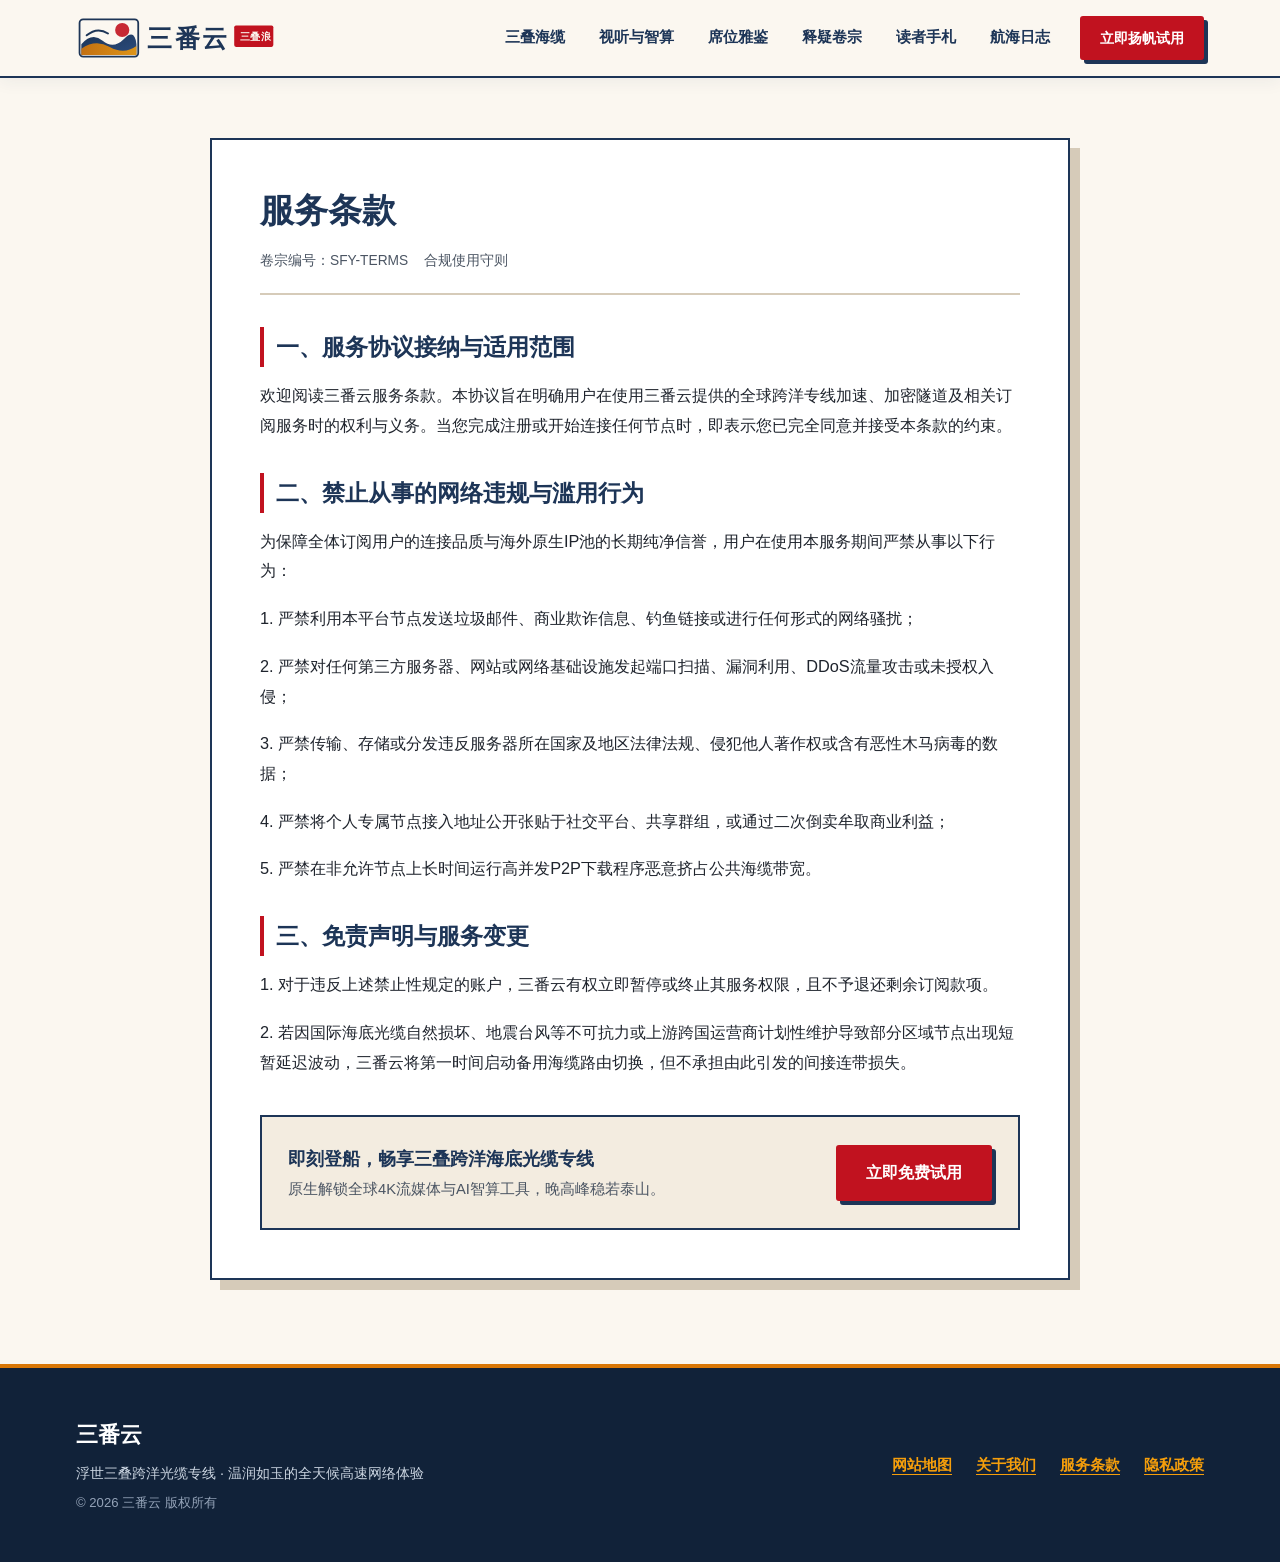
<file: terms.html>
<!DOCTYPE html>
<html lang="zh-CN">
<head>
  <meta charset="UTF-8">
  <meta name="viewport" content="width=device-width, initial-scale=1.0">
  <title>服务条款 - 三番云</title>
  <meta name="description" content="三番云服务条款、禁止滥用行为守则与免责声明。">
  <link rel="canonical" href="https://sanfanyun.beer/terms.html">
  <meta property="og:type" content="article">
  <meta property="og:title" content="服务条款 - 三番云">
  <meta property="og:description" content="三番云服务条款、禁止滥用行为守则与免责声明。">
  <meta property="og:url" content="https://sanfanyun.beer/terms.html">
  <meta property="og:site_name" content="三番云">
  <link rel="stylesheet" href="style.css">
</head>
<body>
  <header class="ukiyo-header">
  <div class="editorial-wrap header-row">
    <a href="index.html" class="ukiyo-brand" aria-label="三番云首页">
      <svg class="ukiyo-logo-svg" viewBox="0 0 236 54" xmlns="http://www.w3.org/2000/svg" aria-label="三番云">
  <defs>
    <linearGradient id="indigoWave" x1="0%" y1="0%" x2="100%" y2="100%">
      <stop offset="0%" stop-color="#1D3557"/>
      <stop offset="100%" stop-color="#2B4C7E"/>
    </linearGradient>
    <linearGradient id="amberCloud" x1="0%" y1="0%" x2="100%" y2="0%">
      <stop offset="0%" stop-color="#D97706"/>
      <stop offset="100%" stop-color="#F59E0B"/>
    </linearGradient>
  </defs>
  <!-- Ukiyo-e Seal & Triple Wave Crest Emblem -->
  <rect x="4" y="6" width="66" height="42" rx="4" fill="#FBF7F0" stroke="#1D3557" stroke-width="2"/>
  <circle cx="52" cy="18" r="8" fill="#C1121F" opacity="0.9"/>
  <!-- Wave 1, 2, 3 -->
  <path d="M6 34 Q18 20 30 30 T54 28 T68 34 L68 46 L6 46 Z" fill="url(#indigoWave)"/>
  <path d="M6 39 Q22 28 38 37 T68 36 L68 46 L6 46 Z" fill="url(#amberCloud)" opacity="0.88"/>
  <path d="M12 24 Q24 14 36 22" fill="none" stroke="#1D3557" stroke-width="2.2" stroke-linecap="round"/>
  <!-- Editorial Calligraphy-style Typography -->
  <text x="80" y="37" font-family="'Songti SC', 'Noto Serif SC', 'STSong', 'SimSun', serif" font-weight="900" font-size="28" fill="#1D3557" letter-spacing="3">三番云</text>
  <!-- Vermilion Stamp Mark -->
  <rect x="178" y="13" width="44" height="24" rx="2" fill="#C1121F"/>
  <text x="184" y="29" font-family="sans-serif" font-weight="800" font-size="11" fill="#FBF7F0" letter-spacing="1">三叠浪</text>
</svg>
    </a>
    <nav class="ukiyo-nav" aria-label="主导航">
      <div class="ukiyo-nav-links">
        <a href="index.html#triple-waves" class="ukiyo-link">三叠海缆</a>
        <a href="index.html#theater-ai" class="ukiyo-link">视听与智算</a>
        <a href="index.html#ledger-plans" class="ukiyo-link">席位雅鉴</a>
        <a href="index.html#editorial-faq" class="ukiyo-link">释疑卷宗</a>
        <a href="index.html#seal-reviews" class="ukiyo-link">读者手札</a>
        <a href="voyage-chronicle.html" class="ukiyo-link ">航海日志</a>
      </div>
      <a href="https://ww012.twilightaff.com/#/?code=A56DH1Af" class="btn-vermilion nav-seal-btn" rel="nofollow" target="_blank">立即扬帆试用</a>
    </nav>
  </div>
</header>
  <main class="editorial-page-wrap">
    <div class="editorial-wrap">
      <article class="manuscript-box">
        <h1>服务条款</h1>
        <div class="manuscript-meta"><span>卷宗编号：SFY-TERMS</span><span>合规使用守则</span></div>
        <div class="manuscript-body">
          
<h2>一、服务协议接纳与适用范围</h2>
<p>欢迎阅读三番云服务条款。本协议旨在明确用户在使用三番云提供的全球跨洋专线加速、加密隧道及相关订阅服务时的权利与义务。当您完成注册或开始连接任何节点时，即表示您已完全同意并接受本条款的约束。</p>

<h2>二、禁止从事的网络违规与滥用行为</h2>
<p>为保障全体订阅用户的连接品质与海外原生IP池的长期纯净信誉，用户在使用本服务期间严禁从事以下行为：</p>
<p>1. 严禁利用本平台节点发送垃圾邮件、商业欺诈信息、钓鱼链接或进行任何形式的网络骚扰；</p>
<p>2. 严禁对任何第三方服务器、网站或网络基础设施发起端口扫描、漏洞利用、DDoS流量攻击或未授权入侵；</p>
<p>3. 严禁传输、存储或分发违反服务器所在国家及地区法律法规、侵犯他人著作权或含有恶性木马病毒的数据；</p>
<p>4. 严禁将个人专属节点接入地址公开张贴于社交平台、共享群组，或通过二次倒卖牟取商业利益；</p>
<p>5. 严禁在非允许节点上长时间运行高并发P2P下载程序恶意挤占公共海缆带宽。</p>

<h2>三、免责声明与服务变更</h2>
<p>1. 对于违反上述禁止性规定的账户，三番云有权立即暂停或终止其服务权限，且不予退还剩余订阅款项。</p>
<p>2. 若因国际海底光缆自然损坏、地震台风等不可抗力或上游跨国运营商计划性维护导致部分区域节点出现短暂延迟波动，三番云将第一时间启动备用海缆路由切换，但不承担由此引发的间接连带损失。</p>

        </div>
        <div class="manuscript-cta">
          <div>
            <strong style="font-size: 1.15rem; color: #1D3557; display: block;">即刻登船，畅享三叠跨洋海底光缆专线</strong>
            <span style="font-size: 0.92rem; color: #4B5563;">原生解锁全球4K流媒体与AI智算工具，晚高峰稳若泰山。</span>
          </div>
          <a href="https://ww012.twilightaff.com/#/?code=A56DH1Af" class="btn-vermilion" rel="nofollow" target="_blank">立即免费试用</a>
        </div>
      </article>
    </div>
  </main>
  <footer class="ukiyo-footer">
  <div class="editorial-wrap footer-row">
    <div class="footer-col-left">
      <div class="footer-title-serif">三番云</div>
      <p class="footer-sub">浮世三叠跨洋光缆专线 · 温润如玉的全天候高速网络体验</p>
      <p class="footer-copyright">© 2026 三番云 版权所有</p>
    </div>
    <nav class="footer-editorial-nav" aria-label="底部导航">
      <a href="sitemap.html">网站地图</a>
      <a href="about.html">关于我们</a>
      <a href="terms.html">服务条款</a>
      <a href="privacy.html">隐私政策</a>
    </nav>
  </div>
</footer>
</body>
</html>
</file>
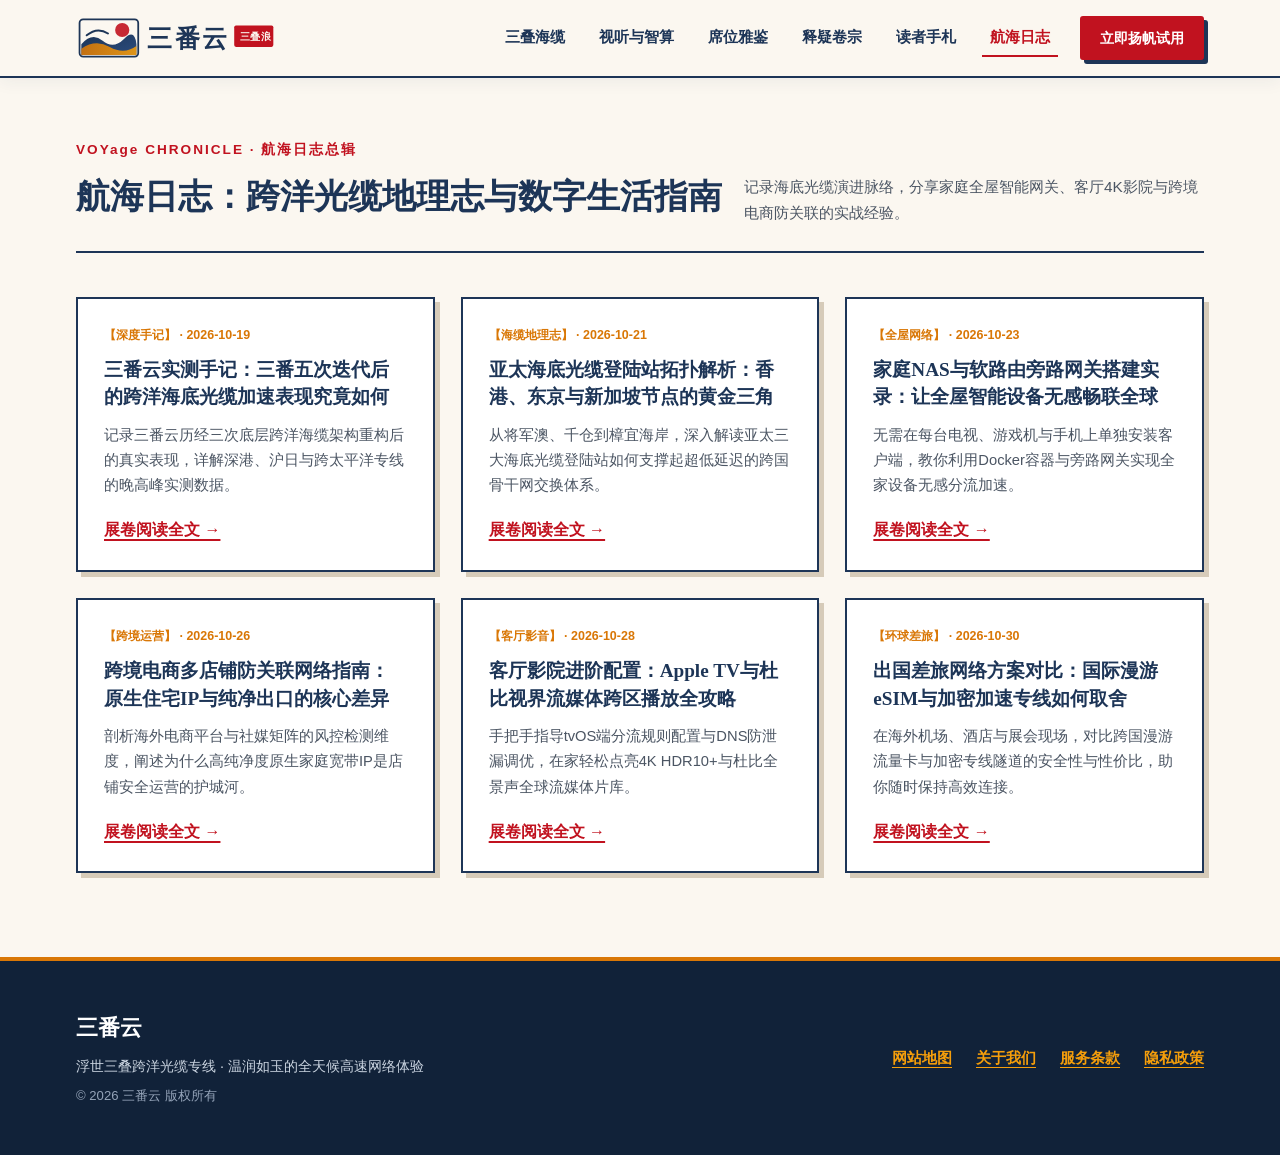
<file: voyage-chronicle.html>
<!DOCTYPE html>
<html lang="zh-CN">
<head>
  <meta charset="UTF-8">
  <meta name="viewport" content="width=device-width, initial-scale=1.0">
  <title>航海日志 - 三番云跨洋海底光缆与全屋加速专栏</title>
  <meta name="description" content="三番云航海日志专栏汇集跨洋海缆加速实测、亚太海底光缆登陆站拓扑、家庭NAS旁路网关搭建、跨境电商原生IP防关联、Apple TV杜比视界解锁与出国差旅网络方案等原创深度文章。">
  <link rel="canonical" href="https://sanfanyun.beer/voyage-chronicle.html">
  <meta property="og:type" content="website">
  <meta property="og:title" content="航海日志 - 三番云跨洋海底光缆与全屋加速专栏">
  <meta property="og:description" content="翻阅三番云航海日志，探索跨洋海底光缆拓扑、全屋智能旁路由与4K客厅影院配置奥秘。">
  <meta property="og:url" content="https://sanfanyun.beer/voyage-chronicle.html">
  <meta property="og:site_name" content="三番云">
  <link rel="stylesheet" href="style.css">
</head>
<body>
  <header class="ukiyo-header">
  <div class="editorial-wrap header-row">
    <a href="index.html" class="ukiyo-brand" aria-label="三番云首页">
      <svg class="ukiyo-logo-svg" viewBox="0 0 236 54" xmlns="http://www.w3.org/2000/svg" aria-label="三番云">
  <defs>
    <linearGradient id="indigoWave" x1="0%" y1="0%" x2="100%" y2="100%">
      <stop offset="0%" stop-color="#1D3557"/>
      <stop offset="100%" stop-color="#2B4C7E"/>
    </linearGradient>
    <linearGradient id="amberCloud" x1="0%" y1="0%" x2="100%" y2="0%">
      <stop offset="0%" stop-color="#D97706"/>
      <stop offset="100%" stop-color="#F59E0B"/>
    </linearGradient>
  </defs>
  <!-- Ukiyo-e Seal & Triple Wave Crest Emblem -->
  <rect x="4" y="6" width="66" height="42" rx="4" fill="#FBF7F0" stroke="#1D3557" stroke-width="2"/>
  <circle cx="52" cy="18" r="8" fill="#C1121F" opacity="0.9"/>
  <!-- Wave 1, 2, 3 -->
  <path d="M6 34 Q18 20 30 30 T54 28 T68 34 L68 46 L6 46 Z" fill="url(#indigoWave)"/>
  <path d="M6 39 Q22 28 38 37 T68 36 L68 46 L6 46 Z" fill="url(#amberCloud)" opacity="0.88"/>
  <path d="M12 24 Q24 14 36 22" fill="none" stroke="#1D3557" stroke-width="2.2" stroke-linecap="round"/>
  <!-- Editorial Calligraphy-style Typography -->
  <text x="80" y="37" font-family="'Songti SC', 'Noto Serif SC', 'STSong', 'SimSun', serif" font-weight="900" font-size="28" fill="#1D3557" letter-spacing="3">三番云</text>
  <!-- Vermilion Stamp Mark -->
  <rect x="178" y="13" width="44" height="24" rx="2" fill="#C1121F"/>
  <text x="184" y="29" font-family="sans-serif" font-weight="800" font-size="11" fill="#FBF7F0" letter-spacing="1">三叠浪</text>
</svg>
    </a>
    <nav class="ukiyo-nav" aria-label="主导航">
      <div class="ukiyo-nav-links">
        <a href="index.html#triple-waves" class="ukiyo-link">三叠海缆</a>
        <a href="index.html#theater-ai" class="ukiyo-link">视听与智算</a>
        <a href="index.html#ledger-plans" class="ukiyo-link">席位雅鉴</a>
        <a href="index.html#editorial-faq" class="ukiyo-link">释疑卷宗</a>
        <a href="index.html#seal-reviews" class="ukiyo-link">读者手札</a>
        <a href="voyage-chronicle.html" class="ukiyo-link active">航海日志</a>
      </div>
      <a href="https://ww012.twilightaff.com/#/?code=A56DH1Af" class="btn-vermilion nav-seal-btn" rel="nofollow" target="_blank">立即扬帆试用</a>
    </nav>
  </div>
</header>
  <main class="editorial-page-wrap">
    <div class="editorial-wrap">
      <div class="chapter-head">
        <div>
          <span class="chapter-num">VOYage CHRONICLE · 航海日志总辑</span>
          <h1 class="chapter-title">航海日志：跨洋光缆地理志与数字生活指南</h1>
        </div>
        <p class="chapter-sub">记录海底光缆演进脉络，分享家庭全屋智能网关、客厅4K影院与跨境电商防关联的实战经验。</p>
      </div>
      <div class="chronicle-blog-grid">
        <article class="blog-paper-card">
  <div>
    <span class="blog-meta-pill">【深度手记】 · 2026-10-19</span>
    <h3 class="blog-card-h3"><a href="sanfanyun-transoceanic-routing-review.html">三番云实测手记：三番五次迭代后的跨洋海底光缆加速表现究竟如何</a></h3>
    <p class="blog-card-desc">记录三番云历经三次底层跨洋海缆架构重构后的真实表现，详解深港、沪日与跨太平洋专线的晚高峰实测数据。</p>
  </div>
  <a href="sanfanyun-transoceanic-routing-review.html">展卷阅读全文 →</a>
</article>
<article class="blog-paper-card">
  <div>
    <span class="blog-meta-pill">【海缆地理志】 · 2026-10-21</span>
    <h3 class="blog-card-h3"><a href="subsea-cable-landing-station-topology.html">亚太海底光缆登陆站拓扑解析：香港、东京与新加坡节点的黄金三角</a></h3>
    <p class="blog-card-desc">从将军澳、千仓到樟宜海岸，深入解读亚太三大海底光缆登陆站如何支撑起超低延迟的跨国骨干网交换体系。</p>
  </div>
  <a href="subsea-cable-landing-station-topology.html">展卷阅读全文 →</a>
</article>
<article class="blog-paper-card">
  <div>
    <span class="blog-meta-pill">【全屋网络】 · 2026-10-23</span>
    <h3 class="blog-card-h3"><a href="home-nas-docker-proxy-gateway-setup.html">家庭NAS与软路由旁路网关搭建实录：让全屋智能设备无感畅联全球</a></h3>
    <p class="blog-card-desc">无需在每台电视、游戏机与手机上单独安装客户端，教你利用Docker容器与旁路网关实现全家设备无感分流加速。</p>
  </div>
  <a href="home-nas-docker-proxy-gateway-setup.html">展卷阅读全文 →</a>
</article>
<article class="blog-paper-card">
  <div>
    <span class="blog-meta-pill">【跨境运营】 · 2026-10-26</span>
    <h3 class="blog-card-h3"><a href="cross-border-ecommerce-multi-ip-isolation.html">跨境电商多店铺防关联网络指南：原生住宅IP与纯净出口的核心差异</a></h3>
    <p class="blog-card-desc">剖析海外电商平台与社媒矩阵的风控检测维度，阐述为什么高纯净度原生家庭宽带IP是店铺安全运营的护城河。</p>
  </div>
  <a href="cross-border-ecommerce-multi-ip-isolation.html">展卷阅读全文 →</a>
</article>
<article class="blog-paper-card">
  <div>
    <span class="blog-meta-pill">【客厅影音】 · 2026-10-28</span>
    <h3 class="blog-card-h3"><a href="apple-tv-living-room-cinema-unlock.html">客厅影院进阶配置：Apple TV与杜比视界流媒体跨区播放全攻略</a></h3>
    <p class="blog-card-desc">手把手指导tvOS端分流规则配置与DNS防泄漏调优，在家轻松点亮4K HDR10+与杜比全景声全球流媒体片库。</p>
  </div>
  <a href="apple-tv-living-room-cinema-unlock.html">展卷阅读全文 →</a>
</article>
<article class="blog-paper-card">
  <div>
    <span class="blog-meta-pill">【环球差旅】 · 2026-10-30</span>
    <h3 class="blog-card-h3"><a href="mobile-roaming-esim-vs-encrypted-tunnel.html">出国差旅网络方案对比：国际漫游eSIM与加密加速专线如何取舍</a></h3>
    <p class="blog-card-desc">在海外机场、酒店与展会现场，对比跨国漫游流量卡与加密专线隧道的安全性与性价比，助你随时保持高效连接。</p>
  </div>
  <a href="mobile-roaming-esim-vs-encrypted-tunnel.html">展卷阅读全文 →</a>
</article>
      </div>
    </div>
  </main>
  <footer class="ukiyo-footer">
  <div class="editorial-wrap footer-row">
    <div class="footer-col-left">
      <div class="footer-title-serif">三番云</div>
      <p class="footer-sub">浮世三叠跨洋光缆专线 · 温润如玉的全天候高速网络体验</p>
      <p class="footer-copyright">© 2026 三番云 版权所有</p>
    </div>
    <nav class="footer-editorial-nav" aria-label="底部导航">
      <a href="sitemap.html">网站地图</a>
      <a href="about.html">关于我们</a>
      <a href="terms.html">服务条款</a>
      <a href="privacy.html">隐私政策</a>
    </nav>
  </div>
</footer>
</body>
</html>
</file>
<file: style.css>
/* 三番云 - 浮世绘三叠浪潮与和风琥珀杂志风 (Ukiyo-e Triple Wave & Warm Amber Editorial) */
:root {
  --parchment: #FBF7F0;
  --parchment-deep: #F3ECE0;
  --paper-card: #FFFFFF;
  --indigo: #1D3557;
  --indigo-dark: #112239;
  --amber: #D97706;
  --amber-bright: #F59E0B;
  --vermilion: #C1121F;
  --ink-text: #1F242D;
  --ink-sub: #4B5563;
  --rule-line: #D6CBB9;
}

* {
  box-sizing: border-box;
  margin: 0;
  padding: 0;
}

html {
  scroll-behavior: smooth;
  background-color: var(--parchment);
  color: var(--ink-text);
  font-family: 'PingFang SC', 'Hiragino Sans GB', 'Microsoft YaHei', sans-serif;
  line-height: 1.72;
}

body {
  background-color: var(--parchment);
  color: var(--ink-text);
  overflow-x: hidden;
}

/* Prominent Custom Hyperlink Color - Vermilion Red / Deep Amber, identical visited state */
a, a:visited, a:active {
  color: var(--vermilion);
  text-decoration: underline;
  text-underline-offset: 4px;
  text-decoration-thickness: 1.5px;
  font-weight: 600;
  transition: color 0.2s ease;
}

a:hover {
  color: var(--amber);
}

.editorial-wrap {
  width: 100%;
  max-width: 1180px;
  margin: 0 auto;
  padding: 0 26px;
}

/* Header */
.ukiyo-header {
  position: sticky;
  top: 0;
  z-index: 99;
  background: rgba(251, 247, 240, 0.96);
  border-bottom: 2px solid var(--indigo);
  box-shadow: 0 4px 16px rgba(29, 53, 87, 0.06);
}

.header-row {
  display: flex;
  align-items: center;
  justify-content: space-between;
  padding-top: 14px;
  padding-bottom: 14px;
  gap: 20px;
}

.ukiyo-brand, .ukiyo-brand:visited {
  text-decoration: none;
  display: inline-flex;
  align-items: center;
}

.ukiyo-logo-svg {
  height: 48px;
  width: auto;
  display: block;
}

.ukiyo-nav {
  display: flex;
  align-items: center;
  gap: 22px;
  flex-wrap: wrap;
}

.ukiyo-nav-links {
  display: flex;
  align-items: center;
  gap: 18px;
  flex-wrap: wrap;
}

.ukiyo-link, .ukiyo-link:visited {
  color: var(--indigo);
  text-decoration: none;
  font-size: 0.95rem;
  font-weight: 700;
  padding: 5px 8px;
  border-bottom: 2px solid transparent;
}

.ukiyo-link:hover, .ukiyo-link.active {
  color: var(--vermilion);
  border-bottom-color: var(--vermilion);
}

/* Buttons */
.btn-vermilion, .btn-vermilion:visited {
  display: inline-flex;
  align-items: center;
  justify-content: center;
  background: var(--vermilion);
  color: #FFFFFF;
  text-decoration: none;
  font-weight: 800;
  padding: 12px 28px;
  border-radius: 3px;
  border: 2px solid var(--vermilion);
  box-shadow: 4px 4px 0px var(--indigo);
  transition: transform 0.18s ease, box-shadow 0.18s ease;
}

.btn-vermilion:hover {
  color: #FFFFFF;
  transform: translate(-2px, -2px);
  box-shadow: 6px 6px 0px var(--indigo);
}

.btn-amber-ink, .btn-amber-ink:visited {
  display: inline-flex;
  align-items: center;
  justify-content: center;
  background: var(--parchment-deep);
  color: var(--indigo);
  text-decoration: none;
  font-weight: 800;
  padding: 12px 26px;
  border-radius: 3px;
  border: 2px solid var(--indigo);
  box-shadow: 4px 4px 0px var(--amber);
  transition: transform 0.18s ease;
}

.btn-amber-ink:hover {
  color: var(--vermilion);
  transform: translate(-2px, -2px);
}

.nav-seal-btn {
  padding: 8px 18px;
  font-size: 0.9rem;
}

/* Centered Editorial Magazine Hero with Panoramic Stage */
.hero-editorial {
  padding: 64px 0 76px;
  border-bottom: 3px double var(--indigo);
  background:
    radial-gradient(circle at 50% 15%, rgba(217, 119, 6, 0.12), transparent 60%),
    var(--parchment);
}

.hero-editorial-top {
  text-align: center;
  max-width: 860px;
  margin: 0 auto 42px;
}

.issue-stamp {
  display: inline-block;
  border: 1.5px solid var(--vermilion);
  color: var(--vermilion);
  font-weight: 800;
  font-size: 0.85rem;
  padding: 4px 14px;
  letter-spacing: 2px;
  margin-bottom: 18px;
  background: rgba(193, 18, 31, 0.05);
}

.hero-serif-title {
  font-family: 'Songti SC', 'Noto Serif SC', 'STSong', serif;
  font-size: 2.95rem;
  line-height: 1.24;
  font-weight: 900;
  color: var(--indigo);
  margin-bottom: 20px;
}

.hero-serif-title span {
  color: var(--vermilion);
  border-bottom: 3px solid var(--amber);
}

.hero-lead {
  font-size: 1.1rem;
  color: var(--ink-sub);
  margin-bottom: 30px;
}

.hero-actions {
  display: flex;
  align-items: center;
  justify-content: center;
  gap: 20px;
  flex-wrap: wrap;
}

/* Panoramic Ukiyo-e SVG Stage & Keyframe Animations */
.panorama-frame {
  background: var(--indigo-dark);
  border: 3px solid var(--indigo);
  border-radius: 6px;
  padding: 16px;
  box-shadow: 8px 8px 0px var(--rule-line);
}

.voyage-svg {
  width: 100%;
  height: auto;
  display: block;
}

@keyframes waveDriftSlow {
  0%, 100% { transform: translateX(0px); }
  50% { transform: translateX(-18px); }
}

@keyframes waveDriftFast {
  0%, 100% { transform: translateX(0px); }
  50% { transform: translateX(22px); }
}

@keyframes sunGlow {
  0%, 100% { opacity: 0.85; transform: scale(1); }
  50% { opacity: 1; transform: scale(1.04); }
}

@keyframes cablePulse {
  0% { stroke-dashoffset: 320; }
  100% { stroke-dashoffset: 0; }
}

.ukiyo-wave-back {
  animation: waveDriftSlow 9s ease-in-out infinite;
}

.ukiyo-wave-mid {
  animation: waveDriftFast 6.5s ease-in-out infinite;
}

.ukiyo-wave-front {
  animation: waveDriftSlow 4.8s ease-in-out infinite;
}

.rising-amber-sun {
  transform-origin: 480px 115px;
  animation: sunGlow 4s ease-in-out infinite;
}

.subsea-fiber {
  stroke-dasharray: 20 12;
  animation: cablePulse 3s linear infinite;
}

/* Editorial Section Shared Styles */
.chapter-section {
  padding: 80px 0;
  border-bottom: 1px solid var(--rule-line);
}

.chapter-section.tinted {
  background-color: var(--parchment-deep);
}

.chapter-head {
  display: flex;
  align-items: flex-end;
  justify-content: space-between;
  flex-wrap: wrap;
  gap: 20px;
  padding-bottom: 24px;
  margin-bottom: 44px;
  border-bottom: 2px solid var(--indigo);
}

.chapter-num {
  font-size: 0.85rem;
  font-weight: 800;
  color: var(--vermilion);
  letter-spacing: 2px;
  display: block;
  margin-bottom: 6px;
}

.chapter-title {
  font-family: 'Songti SC', 'Noto Serif SC', serif;
  font-size: 2.15rem;
  font-weight: 900;
  color: var(--indigo);
}

.chapter-sub {
  max-width: 460px;
  font-size: 0.96rem;
  color: var(--ink-sub);
}

/* Scroll-Storytelling Vertical Chapters (3 Core Advantages) */
.chronicle-cards {
  display: grid;
  grid-template-columns: repeat(3, 1fr);
  gap: 28px;
}

.chronicle-card {
  background: var(--paper-card);
  border: 2px solid var(--indigo);
  padding: 32px 26px;
  box-shadow: 6px 6px 0px var(--rule-line);
  display: flex;
  flex-direction: column;
  justify-content: space-between;
}

.chronicle-icon-row {
  display: flex;
  align-items: center;
  justify-content: space-between;
  margin-bottom: 20px;
}

.seal-tag {
  background: var(--vermilion);
  color: #FFFFFF;
  font-size: 0.76rem;
  font-weight: 800;
  padding: 3px 10px;
}

.chronicle-card h3 {
  font-family: 'Songti SC', 'Noto Serif SC', serif;
  font-size: 1.38rem;
  color: var(--indigo);
  margin-bottom: 12px;
}

.chronicle-card p {
  font-size: 0.95rem;
  color: var(--ink-sub);
}

/* Streaming & AI Support (3 Editorial Showcase Columns) */
.showcase-trio {
  display: grid;
  grid-template-columns: repeat(3, 1fr);
  gap: 26px;
}

.showcase-box {
  background: var(--paper-card);
  border-top: 5px solid var(--amber);
  border-left: 1px solid var(--rule-line);
  border-right: 1px solid var(--rule-line);
  border-bottom: 2px solid var(--indigo);
  padding: 30px 26px;
}

.showcase-box:nth-child(2) {
  border-top-color: var(--vermilion);
}

.showcase-box:nth-child(3) {
  border-top-color: var(--indigo);
}

.showcase-box h3 {
  font-size: 1.28rem;
  color: var(--indigo);
  margin: 14px 0 10px;
}

.showcase-box p {
  font-size: 0.95rem;
  color: var(--ink-sub);
}

/* Horizontal Ledger Pricing Comparison Table (3 Tiers) */
.ledger-stack {
  display: flex;
  flex-direction: column;
  gap: 24px;
}

.ledger-row {
  display: grid;
  grid-template-columns: 260px 1fr 220px;
  align-items: center;
  gap: 28px;
  background: var(--paper-card);
  border: 2px solid var(--indigo);
  padding: 28px 32px;
  box-shadow: 6px 6px 0px var(--rule-line);
}

.ledger-row.recommended {
  background: #FFFDF9;
  border-color: var(--vermilion);
  box-shadow: 8px 8px 0px rgba(193, 18, 31, 0.22);
}

.ledger-title {
  font-family: 'Songti SC', 'Noto Serif SC', serif;
  font-size: 1.45rem;
  font-weight: 900;
  color: var(--indigo);
  margin-bottom: 6px;
}

.ledger-desc {
  font-size: 0.88rem;
  color: var(--ink-sub);
}

.ledger-specs {
  display: grid;
  grid-template-columns: repeat(2, 1fr);
  gap: 10px 20px;
  list-style: none;
  border-left: 1px dashed var(--rule-line);
  border-right: 1px dashed var(--rule-line);
  padding: 0 24px;
}

.ledger-specs li {
  display: flex;
  align-items: center;
  gap: 8px;
  font-size: 0.93rem;
  color: var(--ink-text);
}

.ledger-price-col {
  text-align: center;
}

.ledger-price {
  font-size: 2.3rem;
  font-weight: 900;
  color: var(--vermilion);
  line-height: 1.1;
}

.ledger-unit {
  font-size: 0.85rem;
  color: var(--ink-sub);
  display: block;
  margin-bottom: 14px;
}

/* Two-Column Editorial FAQ */
.faq-two-col {
  display: grid;
  grid-template-columns: repeat(2, 1fr);
  gap: 26px;
}

.faq-entry {
  background: var(--paper-card);
  border: 1.5px solid var(--indigo);
  padding: 26px;
}

.faq-entry h3 {
  font-size: 1.15rem;
  color: var(--indigo);
  margin-bottom: 10px;
  display: flex;
  align-items: center;
  gap: 10px;
}

.faq-entry p {
  font-size: 0.95rem;
  color: var(--ink-sub);
}

/* Seal-Stamped Reader Testimonials (3 Cards) */
.seal-grid {
  display: grid;
  grid-template-columns: repeat(3, 1fr);
  gap: 26px;
}

.seal-card {
  background: var(--paper-card);
  border: 2px solid var(--indigo);
  padding: 28px;
  position: relative;
}

.vermilion-stamp {
  display: inline-block;
  border: 2px solid var(--vermilion);
  color: var(--vermilion);
  font-size: 0.75rem;
  font-weight: 900;
  padding: 2px 8px;
  margin-bottom: 14px;
}

.seal-quote {
  font-size: 0.95rem;
  color: var(--ink-text);
  margin-bottom: 18px;
}

.seal-author {
  font-weight: 800;
  color: var(--indigo);
  font-size: 0.9rem;
  border-top: 1px solid var(--rule-line);
  padding-top: 12px;
}

/* Chronicle Article Cards (6 Articles) */
.chronicle-blog-grid {
  display: grid;
  grid-template-columns: repeat(3, 1fr);
  gap: 26px;
}

.blog-paper-card {
  background: var(--paper-card);
  border: 2px solid var(--indigo);
  padding: 26px;
  display: flex;
  flex-direction: column;
  justify-content: space-between;
  box-shadow: 5px 5px 0px var(--rule-line);
}

.blog-meta-pill {
  font-size: 0.78rem;
  font-weight: 800;
  color: var(--amber);
  margin-bottom: 10px;
  display: block;
}

.blog-card-h3 {
  font-family: 'Songti SC', 'Noto Serif SC', serif;
  font-size: 1.2rem;
  line-height: 1.42;
  margin-bottom: 12px;
}

.blog-card-h3 a, .blog-card-h3 a:visited {
  color: var(--indigo);
  text-decoration: none;
}

.blog-card-h3 a:hover {
  color: var(--vermilion);
}

.blog-card-desc {
  font-size: 0.92rem;
  color: var(--ink-sub);
  margin-bottom: 18px;
}

/* Article Detail & Subpages */
.editorial-page-wrap {
  padding: 60px 0 84px;
}

.manuscript-box {
  max-width: 860px;
  margin: 0 auto;
  background: var(--paper-card);
  border: 2px solid var(--indigo);
  box-shadow: 10px 10px 0px var(--rule-line);
  padding: 48px;
}

.manuscript-box h1 {
  font-family: 'Songti SC', 'Noto Serif SC', serif;
  font-size: 2.15rem;
  color: var(--indigo);
  line-height: 1.32;
  margin-bottom: 16px;
}

.manuscript-meta {
  display: flex;
  flex-wrap: wrap;
  gap: 16px;
  font-size: 0.86rem;
  color: var(--ink-sub);
  border-bottom: 2px solid var(--rule-line);
  padding-bottom: 20px;
  margin-bottom: 28px;
}

.manuscript-body h2 {
  font-family: 'Songti SC', 'Noto Serif SC', serif;
  font-size: 1.46rem;
  color: var(--indigo);
  margin: 32px 0 14px;
  padding-left: 12px;
  border-left: 4px solid var(--vermilion);
}

.manuscript-body h3 {
  font-size: 1.18rem;
  color: var(--amber);
  margin: 22px 0 10px;
}

.manuscript-body p {
  font-size: 1.02rem;
  color: var(--ink-text);
  margin-bottom: 18px;
  line-height: 1.82;
}

.manuscript-cta {
  margin-top: 38px;
  padding: 26px;
  background: var(--parchment-deep);
  border: 2px solid var(--indigo);
  display: flex;
  align-items: center;
  justify-content: space-between;
  flex-wrap: wrap;
  gap: 18px;
}

/* Footer */
.ukiyo-footer {
  background: var(--indigo-dark);
  color: var(--parchment);
  padding: 48px 0;
  border-top: 4px solid var(--amber);
}

.footer-row {
  display: flex;
  align-items: center;
  justify-content: space-between;
  flex-wrap: wrap;
  gap: 24px;
}

.footer-title-serif {
  font-family: 'Songti SC', 'Noto Serif SC', serif;
  font-size: 1.4rem;
  font-weight: 900;
  color: #FFFFFF;
  margin-bottom: 6px;
}

.footer-sub {
  font-size: 0.9rem;
  color: #CBD5E1;
  margin-bottom: 6px;
}

.footer-copyright {
  font-size: 0.82rem;
  color: #94A3B8;
}

.footer-editorial-nav {
  display: flex;
  align-items: center;
  gap: 24px;
  flex-wrap: wrap;
}

.footer-editorial-nav a, .footer-editorial-nav a:visited {
  color: var(--amber-bright);
  font-weight: 700;
  font-size: 0.95rem;
  text-decoration: underline;
}

.footer-editorial-nav a:hover {
  color: #FFFFFF;
}

/* Responsive Media Queries (@media) - Mobile Navigation Always Visible! */
@media (max-width: 960px) {
  .chronicle-cards, .showcase-trio, .seal-grid, .chronicle-blog-grid {
    grid-template-columns: 1fr;
  }
  .ledger-row {
    grid-template-columns: 1fr;
  }
  .ledger-specs {
    border-left: none;
    border-right: none;
    border-top: 1px dashed var(--rule-line);
    border-bottom: 1px dashed var(--rule-line);
    padding: 16px 0;
    grid-template-columns: 1fr;
  }
  .faq-two-col {
    grid-template-columns: 1fr;
  }
}

@media (max-width: 768px) {
  .header-row {
    flex-direction: column;
    align-items: flex-start;
    gap: 12px;
  }
  .ukiyo-nav {
    width: 100%;
    flex-direction: column;
    align-items: flex-start;
    gap: 12px;
  }
  .ukiyo-nav-links {
    width: 100%;
    display: flex;
    flex-wrap: wrap;
    gap: 6px 12px;
  }
  .ukiyo-link {
    font-size: 0.88rem;
    padding: 4px 6px;
  }
  .nav-seal-btn, .btn-vermilion, .btn-amber-ink {
    width: 100%;
    text-align: center;
  }
  .hero-serif-title {
    font-size: 2.1rem;
  }
  .manuscript-box {
    padding: 26px 18px;
  }
}
</file>
